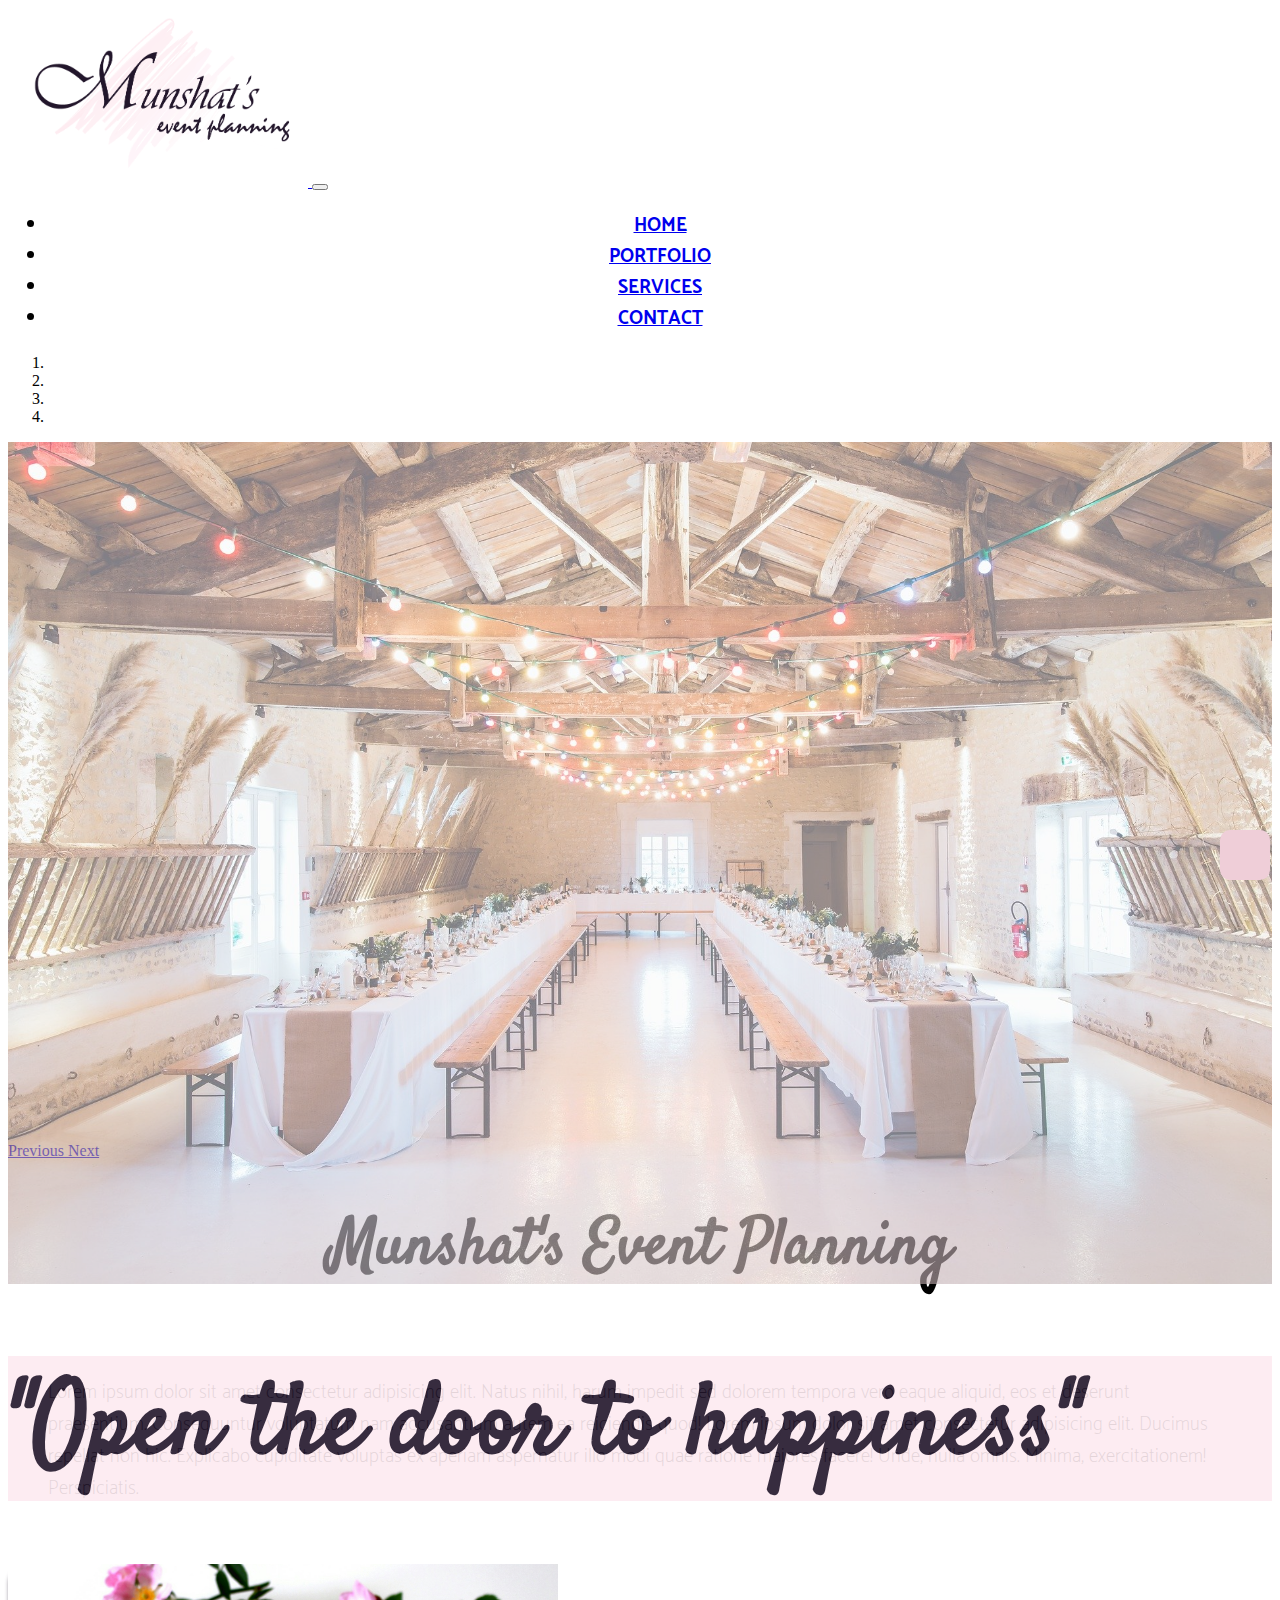
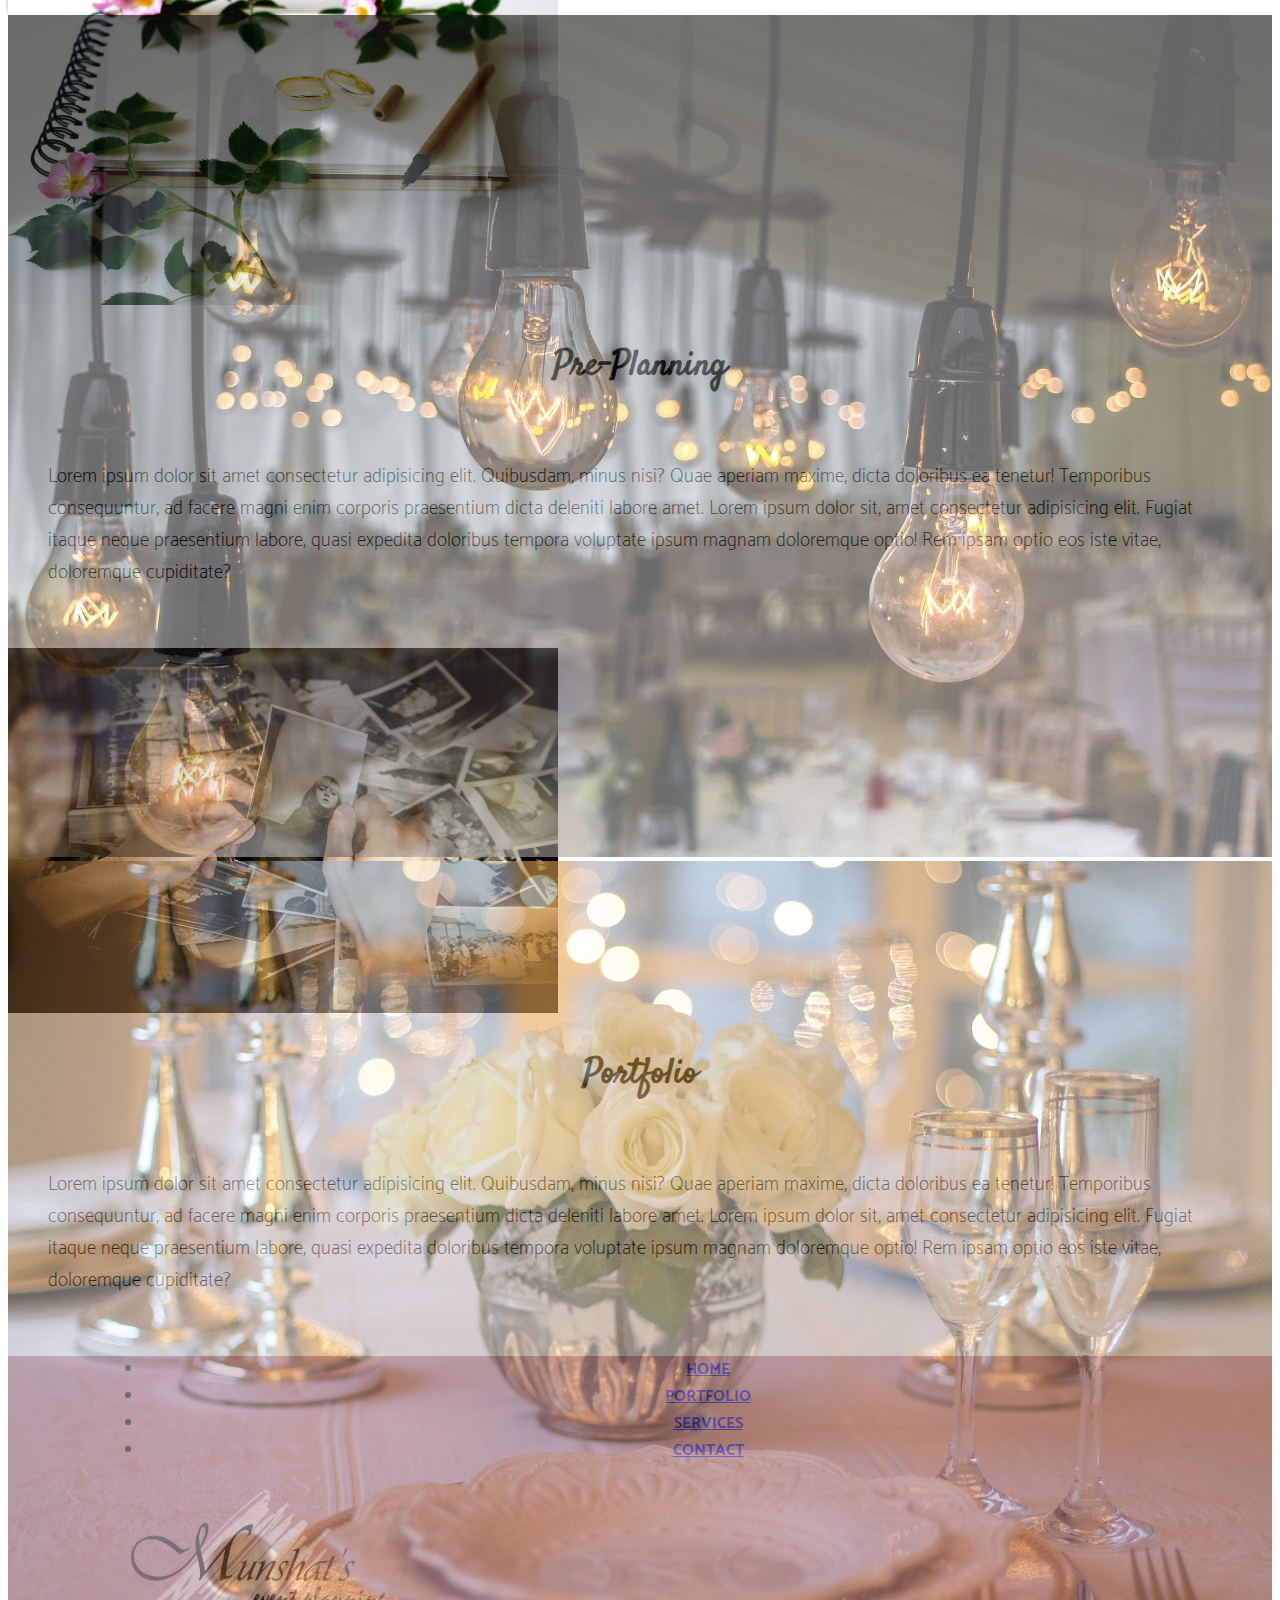
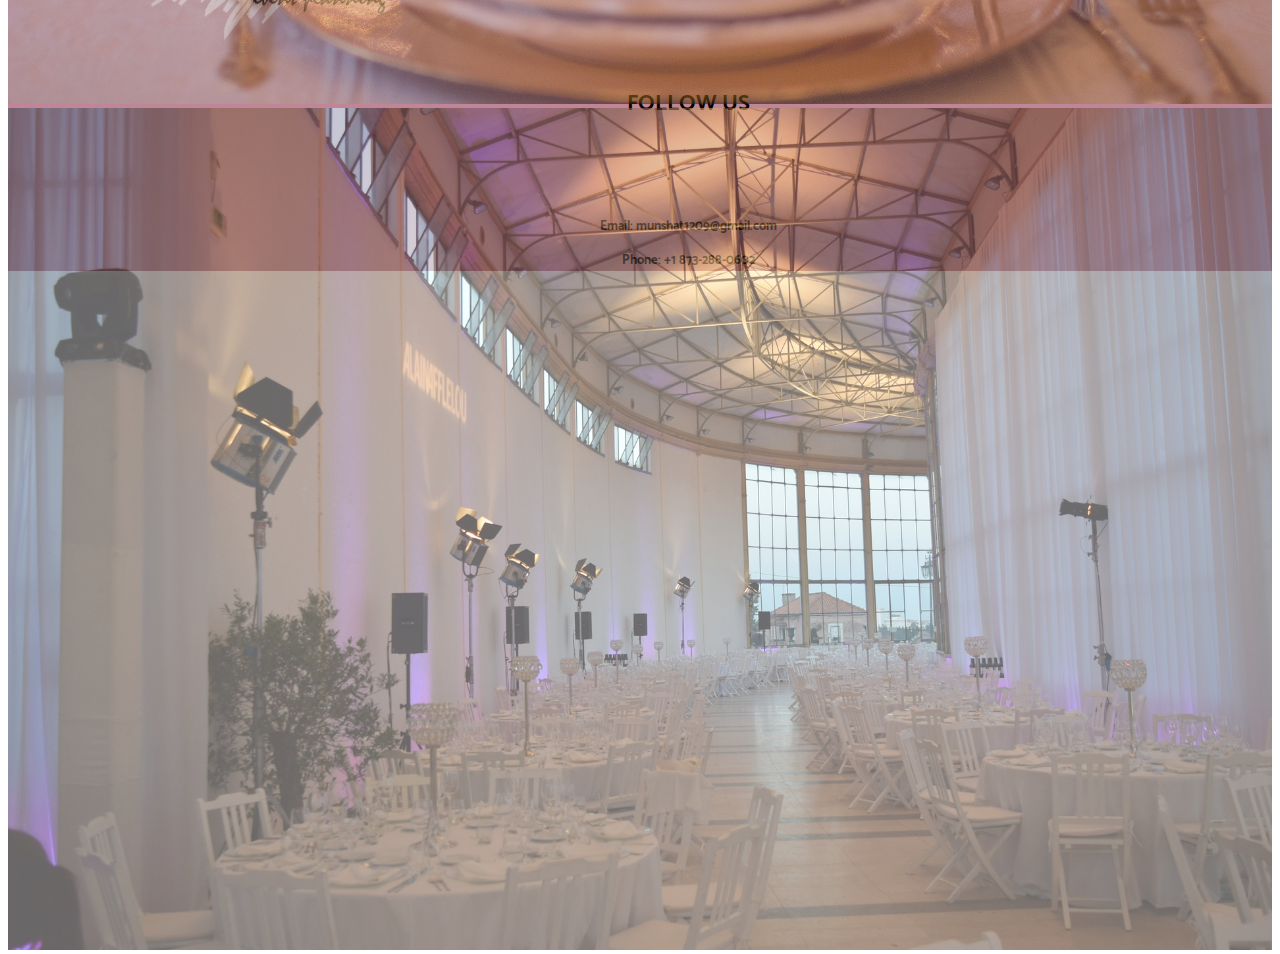
<file: index.html>
<!doctype html>
<html lang="zxx">
  <head>
    <!-- Required meta tags -->
    <meta charset="utf-8">
    <meta name="viewport" content="width=device-width, initial-scale=1, shrink-to-fit=no">
    <link rel="shortcut icon" type="images/png" href="images/favicon.png"> <!-- FAVICON IMAGE ON THE TAB-->

    <!-- Bootstrap CSS -->
    <link rel="stylesheet" href="https://stackpath.bootstrapcdn.com/bootstrap/4.1.3/css/bootstrap.min.css" integrity="sha384-MCw98/SFnGE8fJT3GXwEOngsV7Zt27NXFoaoApmYm81iuXoPkFOJwJ8ERdknLPMO" crossorigin="anonymous">
    <link rel="stylesheet" href="style.css">

    <!-- Fontawesome icons -->
    <link rel="stylesheet" href="https://use.fontawesome.com/releases/v5.7.0/css/all.css" integrity="sha384-lZN37f5QGtY3VHgisS14W3ExzMWZxybE1SJSEsQp9S+oqd12jhcu+A56Ebc1zFSJ" crossorigin="anonymous">

    <title>Munshat's event planning</title>
  </head>
  <body>
    <header class="position-relative">
        <!-- Navigation bar expands in medium screen-->
        <nav class="navbar navbar-expand-md position-absolute w-100">
            <a href="#" class="navbar-brand">
                <!--Logo of the page-->
                <img src="images/logo/logo.png" alt="Logo">
            </a>
            <!-- Ham burger button in mobile screen of Navbar -->
            <button class="navbar-toggler" type="button" data-toggle="collapse" data-target="#navbarNav">
                <span class="fas fa-bars"></span>
            </button>

            <!-- Navigation bar and its list with links-->
            <div id="navbarNav" class="collapse navbar-collapse">
                <ul class="navbar-nav ml-auto">
                    <li class="nav-item">
                        <a href="index.html" class="nav-link active text-dark">HOME</a>
                    </li>
                    <li class="nav-item">
                        <a href="portfolio.html" class="nav-link text-dark">PORTFOLIO</a>
                    </li>
                    <li class="nav-item">
                        <a href="services.html" class="nav-link text-dark">SERVICES</a>
                    </li>
                    <li class="nav-item">
                        <a href="contact.html" class="nav-link text-dark">CONTACT</a>
                    </li>
                </ul>
            </div>
        </nav>
        <!--Carousel slide used for slideshow -->
        <div id="mySlideshow" class="carousel slide" data-ride="carousel">
            <ol class="carousel-indicators">
                <li data-target="#mySlideshow" data-slide-to="0" class="active"></li>
                <li data-target="#mySlideshow" data-slide-to="1"></li>
                <li data-target="#mySlideshow" data-slide-to="2"></li>
                <li data-target="#mySlideshow" data-slide-to="3"></li>
            </ol>
            <div class="carousel-inner">
                <div class="carousel-item active">
                    <img src="images/slideshow/venue.jpg" alt="Venue">
                    <!--Carousel caption used in the first slide-->
                    <div class="carousel-caption">
                        <h1>"Open the door to happiness"</h1>
                        <button>BOOK AN APPOINTMENT</button>
                    </div>
                </div>
                <div class="carousel-item">
                    <img src="images/slideshow/light.jpg" alt="Lights">
                </div>
                <div class="carousel-item">
                    <img src="images/slideshow/table.jpg" alt="Table">
                </div>
                <div class="carousel-item">
                    <img src="images/slideshow/events.jpg" alt="Events">
                </div>
            </div>
            <!--Left and right controls of slideshow-->
            <a class="carousel-control-prev" href="#mySlideshow" data-slide="prev">
                <span class="carousel-control-prev-icon"></span>
                <span class="sr-only">Previous</span>
            </a>
            <a class="carousel-control-next" href="#mySlideshow" data-slide="next">
                <span class="carousel-control-next-icon"></span>
                <span class="sr-only">Next</span>
            </a>
        </div>
    </header>
    <!--Container containing two sections-->
    <div class="container p-2 mb-lg-5">
        <h1 class="mt-5">Munshat's Event Planning</h1>
        <p>Lorem ipsum dolor sit amet consectetur adipisicing elit. Natus nihil, harum impedit sed dolorem tempora vero eaque aliquid, eos et deserunt praesentium. Consequuntur voluptatum nam accusantium autem ea reiciendis quod! Lorem ipsum dolor sit amet consectetur adipisicing elit. Ducimus repellat non hic. Explicabo cupiditate voluptas ex aperiam aspernatur illo modi quae ratione maiores facere! Unde, nulla omnis. Minima, exercitationem! Perspiciatis.</p>
        <!--Used flex on sections only in large screen-->
        <section class="flex d-lg-flex text-center">
            <div class="flex-fill mt-lg-5">
                <img src="images/home/book.jpg" alt="Book">
            </div>
            <div class="block flex-fill">
                <h2>Pre-Planning</h2>
                <p class="text-left">Lorem ipsum dolor sit amet consectetur adipisicing elit. Quibusdam, minus nisi? Quae aperiam maxime, dicta doloribus ea tenetur! Temporibus consequuntur, ad facere magni enim corporis praesentium dicta deleniti labore amet. Lorem ipsum dolor sit, amet consectetur adipisicing elit. Fugiat itaque neque praesentium labore, quasi expedita doloribus tempora voluptate ipsum magnam doloremque optio! Rem ipsam optio eos iste vitae, doloremque cupiditate?</p>
            </div>
        </section>
        <section class="flex-row-reverse d-lg-flex text-center">
            <div class="flex-fill mt-lg-5">
                <img src="images/home/photo.jpg" alt="Photos">
            </div>
            <div class="block flex-fill">
                <h2>Portfolio</h2>
                <p class="text-left">Lorem ipsum dolor sit amet consectetur adipisicing elit. Quibusdam, minus nisi? Quae aperiam maxime, dicta doloribus ea tenetur! Temporibus consequuntur, ad facere magni enim corporis praesentium dicta deleniti labore amet. Lorem ipsum dolor sit, amet consectetur adipisicing elit. Fugiat itaque neque praesentium labore, quasi expedita doloribus tempora voluptate ipsum magnam doloremque optio! Rem ipsam optio eos iste vitae, doloremque cupiditate?</p>
            </div>
        </section>
    </div>
    <footer>
        <div class="row mr-0">
            <!--Footer nav links appear from medium screen-->
            <div class="col-md-3">
                <nav>
                    <ul class="navbar-nav ml-5 mt-3 text-left">
                        <li class="nav-item">
                            <a href="index.html" class="nav-link active text-dark">HOME</a>
                        </li>
                        <li class="nav-item">
                            <a href="portfolio.html" class="nav-link text-dark">PORTFOLIO</a>
                        </li>
                        <li class="nav-item">
                            <a href="services.html" class="nav-link text-dark">SERVICES</a>
                        </li>
                        <li class="nav-item">
                            <a href="contact.html" class="nav-link text-dark">CONTACT</a>
                        </li>
                    </ul>
                </nav>
            </div>
            <!--Logo repeated in footer-->
            <div class="col-md-5 text-center">
                <div class="f-logo">
                    <img src="images/logo/logo.png" alt="Logo">
                </div>
            </div>
            <!--Social media icons-->
            <div class="col-md-4 p-3">
                <h3>FOLLOW US</h3>
                <div class="media-tags">
                    <i class="fab fa-facebook-square"></i>
                    <i class="fab fa-instagram"></i>
                    <i class="fab fa-twitter-square"></i>
                    <i class="fab fa-youtube"></i>
                </div>
                <!--Contact details appear from medium screen-->
                <div class="details">
                    <p>Email: munshat1209@gmail.com</p>
                    <p>Phone: +1 873-288-0602</p>
                </div>
            </div>
        </div>
    </footer>
    <!--Back to top button with an icon-->
    <div class="top-btn">
        <a class="top" href="#"><i class="fas fa-chevron-up"></i></a>
    </div>
    
    <!-- Optional JavaScript -->
    <!-- jQuery first, then Popper.js, then Bootstrap JS -->
    <script src="https://code.jquery.com/jquery-3.3.1.slim.min.js" integrity="sha384-q8i/X+965DzO0rT7abK41JStQIAqVgRVzpbzo5smXKp4YfRvH+8abtTE1Pi6jizo" crossorigin="anonymous"></script>
    <script src="https://cdnjs.cloudflare.com/ajax/libs/popper.js/1.14.3/umd/popper.min.js" integrity="sha384-ZMP7rVo3mIykV+2+9J3UJ46jBk0WLaUAdn689aCwoqbBJiSnjAK/l8WvCWPIPm49" crossorigin="anonymous"></script>
    <script src="https://stackpath.bootstrapcdn.com/bootstrap/4.1.3/js/bootstrap.min.js" integrity="sha384-ChfqqxuZUCnJSK3+MXmPNIyE6ZbWh2IMqE241rYiqJxyMiZ6OW/JmZQ5stwEULTy" crossorigin="anonymous"></script>
  </body>
</html>
</file>
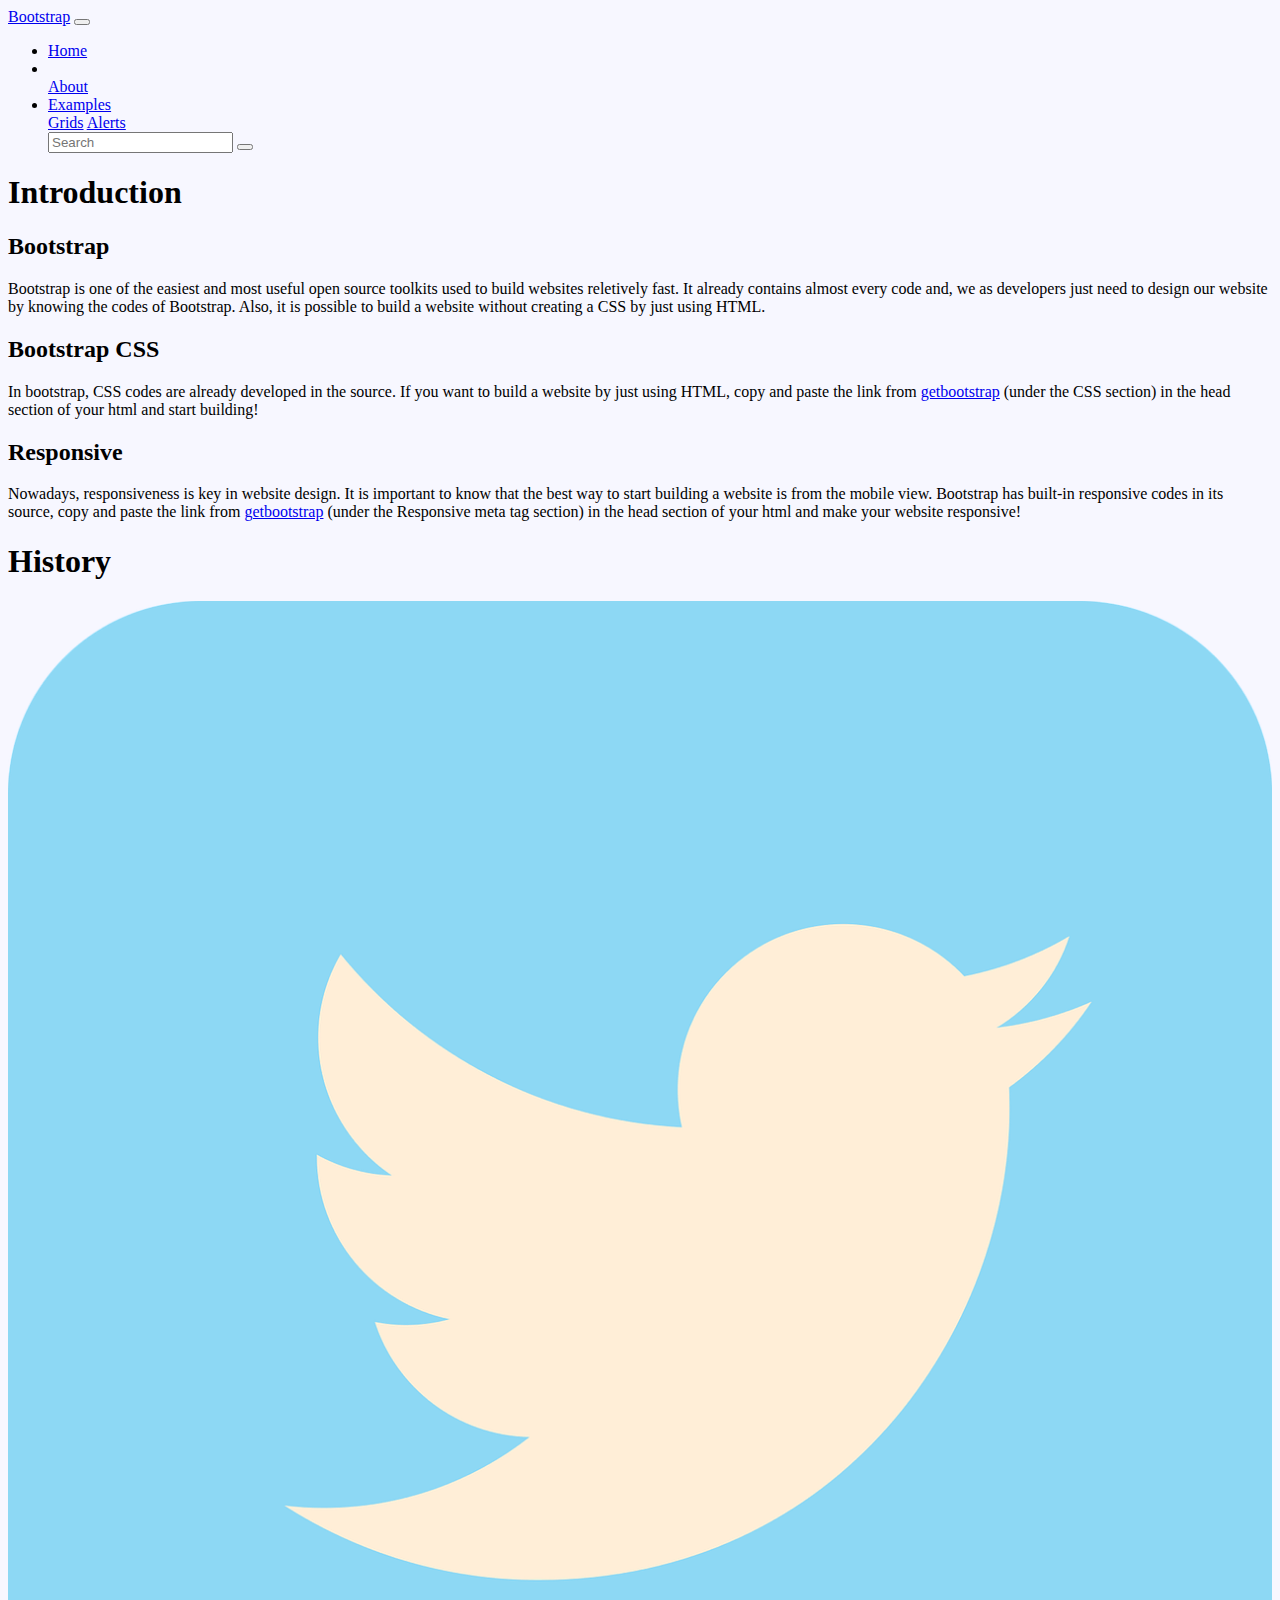
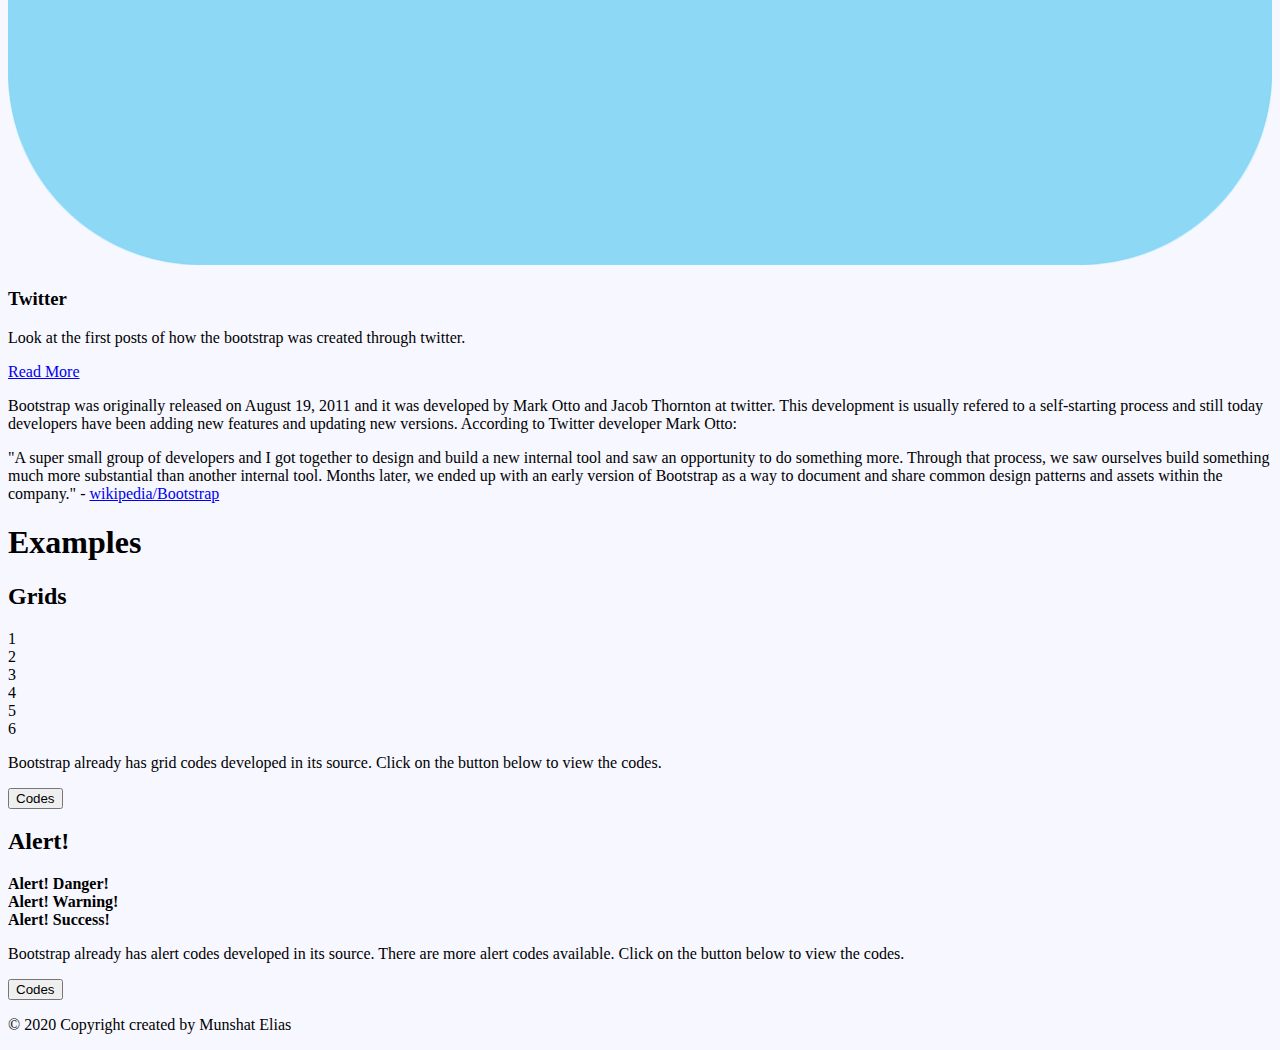
<file: bootstrap-this/index.html>
<!doctype html>
<html lang="en">
  <head>
    <!-- Required meta tags -->
    <meta charset="utf-8">
    <meta name="viewport" content="width=device-width, initial-scale=1, shrink-to-fit=no">
    
    <!-- Bootstrap CSS -->
    <link rel="stylesheet" href="https://stackpath.bootstrapcdn.com/bootstrap/4.5.0/css/bootstrap.min.css" integrity="sha384-9aIt2nRpC12Uk9gS9baDl411NQApFmC26EwAOH8WgZl5MYYxFfc+NcPb1dKGj7Sk" crossorigin="anonymous">

    <!-- Fontawesome icons -->
    <link rel="stylesheet" href="https://use.fontawesome.com/releases/v5.7.0/css/all.css" integrity="sha384-lZN37f5QGtY3VHgisS14W3ExzMWZxybE1SJSEsQp9S+oqd12jhcu+A56Ebc1zFSJ" crossorigin="anonymous">

    <title>Bootstrap This!</title>
  </head>
  <!-- Used style for body to have specific background color -->
  <body style="background-color: #f7f7ff">
    <header>
        <!-- Navigation bar expands in medium screen -->
        <nav class="navbar navbar-expand-md navbar-light bg-dark fixed-top justify-content-between">
            <a href="#" class="navbar-brand text-white mr-auto font-weight-bold">Bootstrap</a>
            <!-- Ham burger button in mobile view of Navbar -->
            <button class="navbar-toggler bg-info" type="button" data-toggle="collapse" data-target="#navbarNav">
                <span class="navbar-toggler-icon" ></span>
            </button>
            
            <!-- Navigation bar and its list with links-->
            <div id="navbarNav" class="collapse navbar-collapse">
                <ul class="navbar-nav ml-auto">
                    <li class="nav-item">
                        <a href="#home" class="nav-link text-info">Home</a>
                    </li>
                    <li class="nav-item"></li>
                        <a href="#about" class="nav-link text-info">About</a>
                    </li>
                    <!-- Dropdown menu used in example link -->
                    <li class="nav-item dropdown">
                        <a class="nav-link dropdown-toggle text-info" href="#" id="navbarDropdown" role="button" data-toggle="dropdown" aria-haspopup="true" aria-expanded="false">
                          Examples
                        </a>
                        <div class="dropdown-menu bg-dark" aria-labelledby="navbarDropdown">
                          <a class="dropdown-item text-info" href="#grids">Grids</a>
                          <a class="dropdown-item text-info" href="#alerts">Alerts</a>
                        </div>
                      </li>
                    <!-- Search engine with its search button-->
                    <form class="form-inline">
                        <input class="form-control " type="search" placeholder="Search">
                        <button type="button" class="btn btn-info my-2 ml-2">
                            <span class="fas fa-search"></span> 
                        </button>
                    </form>
                </ul>
            </div>
        </nav>
    </header>

    <div class="container p-4">
        <!-- Introduction of Bootstrap -->
        <div class="row">
            <div class="col">
                <h1 class="text-info pt-5 home" id="home">Introduction</h1>
            </div>
        </div>
        <div class="row">
            <div class="col-md-4" >
                <h2 class="text-dark mt-4">Bootstrap</h2>
                <p class="text-dark mt-3">Bootstrap is one of the easiest and most useful open source toolkits used to build websites reletively fast. It already contains almost every code and, we as developers just need to design our website by knowing the codes of Bootstrap. Also, it is possible to build a website without creating a CSS by just using HTML.</p>
            </div>
            <div class="col-md-4">
                <h2 class="text-dark mt-4">Bootstrap CSS</h2>
                <p class="text-dark mt-3">In bootstrap, CSS codes are already developed in the source. If you want to build a website by just using HTML, copy and paste the link from <a href="https://getbootstrap.com/">getbootstrap</a> (under the CSS section) in the head section of your html and start building!</p>
            </div>
            <div class="col-md-4">
                <h2 class="text-dark mt-4">Responsive</h2>
                <p class="text-dark mt-3">Nowadays, responsiveness is key in website design. It is important to know that the best way to start building a website is from the mobile view. Bootstrap has built-in responsive codes in its source, copy and paste the link from <a href="https://getbootstrap.com/">getbootstrap</a> (under the Responsive meta tag section) in the head section of your html and make your website responsive!</p>
            </div>
        </div>

        <!-- History of how bootstrap was created -->
        <h1 class="text-info mt-5 about" id="about">History</h1>
        <!-- Used flex for card and texts to be beside in medium screen -->
        <div class="flex d-md-flex">
            <div class="card mt-4" style="width:350px flex-fill">
                <img class="card-img-top" src="twitter.png" alt="Card image" style="width:100%">
                <div class="card-body">
                    <h3 class="card-title text-dark">Twitter</h3>
                    <p class="card-text text-dark">Look at the first posts of how the bootstrap was created through twitter.</p>
                    <a href="#" class="btn btn-info">Read More</a>
                </div>
            </div>
            
            <div class="block flex-fill mt-md-5 ml-md-5">
                <p class="text-dark mt-3">Bootstrap was originally released on August 19, 2011 and it was developed by Mark Otto and Jacob Thornton at twitter. This development is usually refered to a self-starting process and still today developers have been adding new features and updating new versions. According to Twitter developer Mark Otto:</p>
                <!-- Used jumbotron for quotation -->
                <div class="jumbotron">
                    <p class="text-info text-monospace mt-3 font-weight-bold">"A super small group of developers and I got together to design and build a new internal tool and saw an opportunity to do something more. Through that process, we saw ourselves build something much more substantial than another internal tool. Months later, we ended up with an early version of Bootstrap as a way to document and share common design patterns and assets within the company." - <a href="https://en.wikipedia.org/wiki/Bootstrap_(front-end_framework)">wikipedia/Bootstrap</a></p>
                </div>
            </div>
        </div>

        <!-- Example section of bootstrap-->
        <h1 class="text-info mt-md-5 grids" id="grids">Examples</h1>
        <!-- Used grid to show a bootstrap example-->
        <h2 class="text-dark mt-4">Grids</h2>
        <div class="row p-3">
            <div class="col-5 bg-info text-center text-white font-weight-bold p-4">1</div>
            <div class="col-3 bg-info text-center text-white font-weight-bold p-4 ml-2">2</div>
            <div class="col-3 bg-info text-center text-white font-weight-bold p-4 ml-2">3</div>
            <div class="col-3 bg-info text-center text-white font-weight-bold p-4 mt-2">4</div>
            <div class="col-5 bg-info text-center text-white font-weight-bold p-4 ml-2 mt-2">5</div>
            <div class="col-3 bg-info text-center text-white font-weight-bold p-4 ml-2 mt-2">6</div>
        </div>
        <p class="card-text text-dark">Bootstrap already has grid codes developed in its source. Click on the button below to view the codes.</p>
        <button type="button" class="btn btn-dark">Codes</button>

        <!-- Used alert to show aleart example -->
        <h2 class="text-dark mt-4 alerts" id="alerts">Alert!</h2>
        <div class="alert alert-danger mt-4">
            <strong>Alert! Danger!</strong>
        </div>
        <div class="alert alert-warning">
            <strong>Alert! Warning!</strong>
        </div>
        <div class="alert alert-success">
            <strong>Alert! Success!</strong>
        </div>
        <p class="card-text text-dark">Bootstrap already has alert codes developed in its source. There are more alert codes available. Click on the button below to view the codes.</p>
        <button type="button" class="btn btn-dark">Codes</button>
    </div>

    <!-- Back to top button -->
    <a id="back-to-top" href="#" class="btn btn-info back-to-top float-right" role="button">
        <span class="fas fa-angle-double-up"></span>
    </a>

    <!-- Footer and the copyright -->
    <footer class="page-footer bg-dark">
        <p class="footer-copyright text-center text-white p-3">&copy; 2020 Copyright created by Munshat Elias</p>
    </footer>

    <!-- Optional JavaScript -->
    <!-- jQuery first, then Popper.js, then Bootstrap JS -->
    <script src="https://code.jquery.com/jquery-3.5.1.slim.min.js" integrity="sha384-DfXdz2htPH0lsSSs5nCTpuj/zy4C+OGpamoFVy38MVBnE+IbbVYUew+OrCXaRkfj" crossorigin="anonymous"></script>
    <script src="https://cdn.jsdelivr.net/npm/popper.js@1.16.0/dist/umd/popper.min.js" integrity="sha384-Q6E9RHvbIyZFJoft+2mJbHaEWldlvI9IOYy5n3zV9zzTtmI3UksdQRVvoxMfooAo" crossorigin="anonymous"></script>
    <script src="https://stackpath.bootstrapcdn.com/bootstrap/4.5.0/js/bootstrap.min.js" integrity="sha384-OgVRvuATP1z7JjHLkuOU7Xw704+h835Lr+6QL9UvYjZE3Ipu6Tp75j7Bh/kR0JKI" crossorigin="anonymous"></script>
  </body>
</html>
</file>
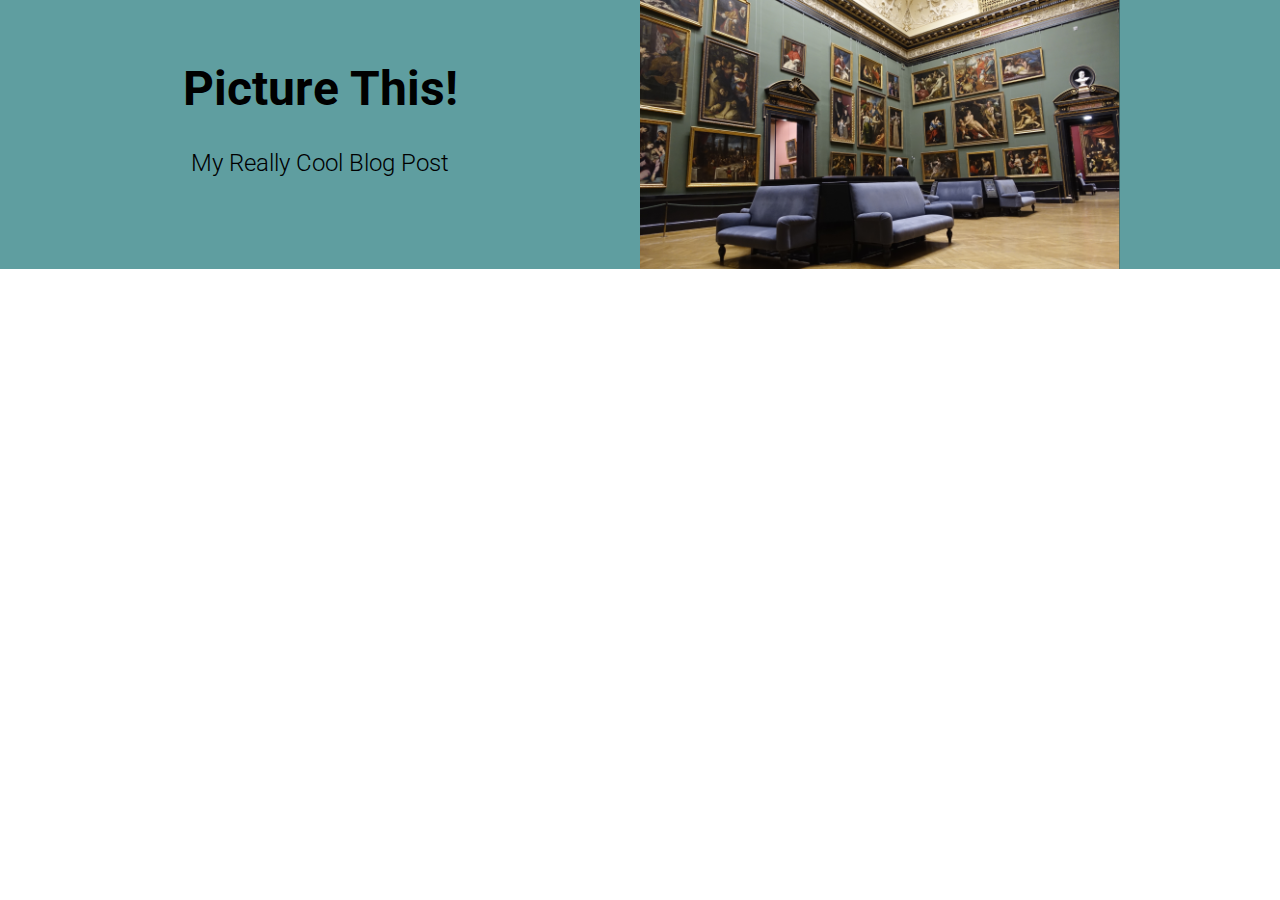
<file: mtm6201-picture-this-master/index.html>
<!DOCTYPE html>
<html lang="en">

<head>
  <meta charset="UTF-8">
  <meta name="viewport" content="width=device-width, initial-scale=1.0">
  <meta http-equiv="X-UA-Compatible" content="ie=edge">
  <title>Picture This!</title>
  <link rel="stylesheet" href="style.css">
</head>

<body>
  <header class="header">
    <div class="title">
      <h1>Picture This!</h1>
      <h4>My Really Cool Blog Post</h4>
    </div>
    <picture>
      <source secset="images/museum-320_x_180.jpg,
        images/museum-640_x_360.jpg 2x,
        images/museum-960_x_540.jpg 3x, media=" media="(max-width:320px)">
      <source secset="images/museum-480_x_269.jpg,
        images/museum-960_x_540.jpg 2x,
        images/museum-1440_x_810.jpg 3x, media=" media="(max-width:480px)">
      <source secset="images/museum-720_x_405.jpg,
        images/museum-1440_x_810.jpg 2x,
        images/museum-2160_x_1215.jpg 3x, media=" media="(max-width:720px)">
      <source secset="images/museum-960_x_540.jpg,
        images/museum-1920_x_1080.jpg 2x,
        images/museum-2880_x_1621.jpg 3x, media=" media="(max-width: 960px)">

      <source secset="images/museum-800_x_800.jpg,
        images/museum-1600_x_1600.jpg 2x,
        images/museum-2400_x_2400.jpg 3x, media=" media="(max-width:1600px)">
      <source secset="images/museum-640_x_640.jpg,
        images/museum-1280_x_1280.jpg 2x,
        images/museum-1920_x_1920.jpg 3x, media=" media="(max-width:1280px)">
      <source secset="images/museum-480_x_480.jpg,
        images/museum-960_x_960.jpg 2x,
        images/museum-1440_x_1440.jpg 3x, media=" media="(max-width:960px)">
      <img src="images/museum-480_x_269.jpg" alt="placeholder">
    </picture>
    
    <!-- <img 
      src="images/museum.jpg" alt="placeholder"
      srcset="https://via.placeholder.com/320x180 320w,
              https://via.placeholder.com/480x269 480w,
              https://via.placeholder.com/720x405 720w,
              https://via.placeholder.com/960x520 960w,"
      sizes="(min-width: 960px) 50vw, 100vw"> 


  </header>
</body>

</html>
</file>
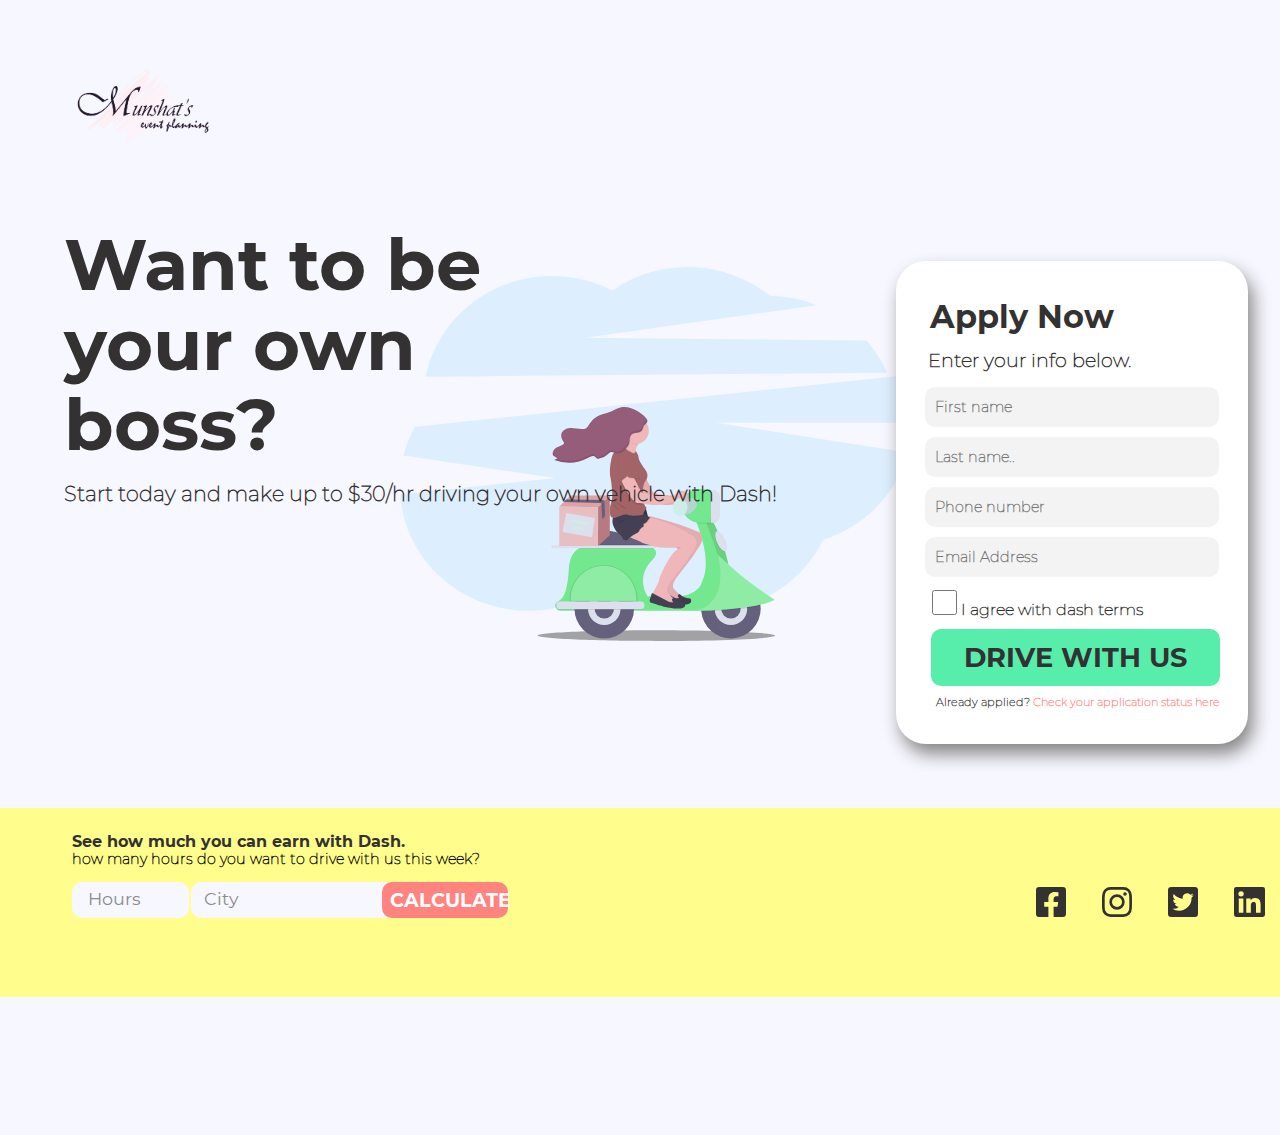
<file: munshatelias-mtm6201-landing-page/index.html>
<!DOCTYPE html>
<html lang="en">
<head>
    <meta charset="UTF-8">
    <meta name="viewport" content="width=device-width, initial-scale=1.0">
    <title>Landing Page</title>
    <link rel="shortcut icon" type="images/icon" href="images/favicon.ico"> <!--Added an icon on the tab-->
    <link rel="stylesheet" href="normalize.css">
    <link rel="stylesheet" href="style.css">
</head>
<body>
    <div class="wrapper"> 
        <header>
            <!-- The logo image added on the top of the page and the headings-->
            <div class="logo">
                <img src="/images/logo/logo.png" alt="DLogo">

                <h1>Want to be your own boss?</h1>

                <h2>Start today and make up to $30/hr driving your own vehicle with Dash!</h2>
            </div>
        </header>
        <!--The image of the scooter was added in the page-->
        <div class="picture">
            <img src="/images/bg-image/scooter.svg" alt="Scooter Illustrator">
        </div>
        <!--Created a form using flexbox and input for inputting texts in the boxes-->
        <div class="form">
                <h1>Apply Now</h1>
                <h3>Enter your info below.</h3>
            <div class="boxes">
                <div class="box">
                    <input type="text" name="box" placeholder="First name">
                </div>
                <div class="box">
                    <input type="text" name="box" placeholder="Last name..">
                </div>
                <div class="box">
                    <input type="text" name="box" placeholder="Phone number">
                </div>
                <div class="box">
                    <input type="text" name="box" placeholder="Email Address">
                </div>
                <!--A checkbox along with a sentence-->
                <div>
                    <input type="checkbox" class="agree" value="agreement"> I agree with dash terms
                </div>
                <!--A button with a few words on it-->
                <div>
                    <button type="button">DRIVE WITH US</button>
                </div>
                <!--A statement after filling the form-->
                <div class="statement">
                    <p class="question">Already applied? <span class="answer">Check your application status here</span></p>
                </div>
            </div>
        </div>
    </div>
    <footer>
        <!--Headings of the footer-->
        <h1>See how much you can earn with Dash.</h1>
        <h3>how many hours do you want to drive with us this week?</h3>
        <!--Created a footer form by using grid-->
            <div class="blocks">
                <div class="block">Hours</div>
                <div class="block">City</div>
                <div class="block">CALCULATE</div>
            </div>
            <!--Added social media icons at the end of the-->
            <div class="media-tags">
                <img src="images/icons/facebook.svg" alt="Facebook">
                <img src="images/icons/instagram.svg" alt="Instagram">
                <img src="images/icons/twitter.svg" alt="Twitter">
                <img src="images/icons/linkedin.svg" alt="Linkedin">
            </div>
    </footer>
</body>
</html>
</file>
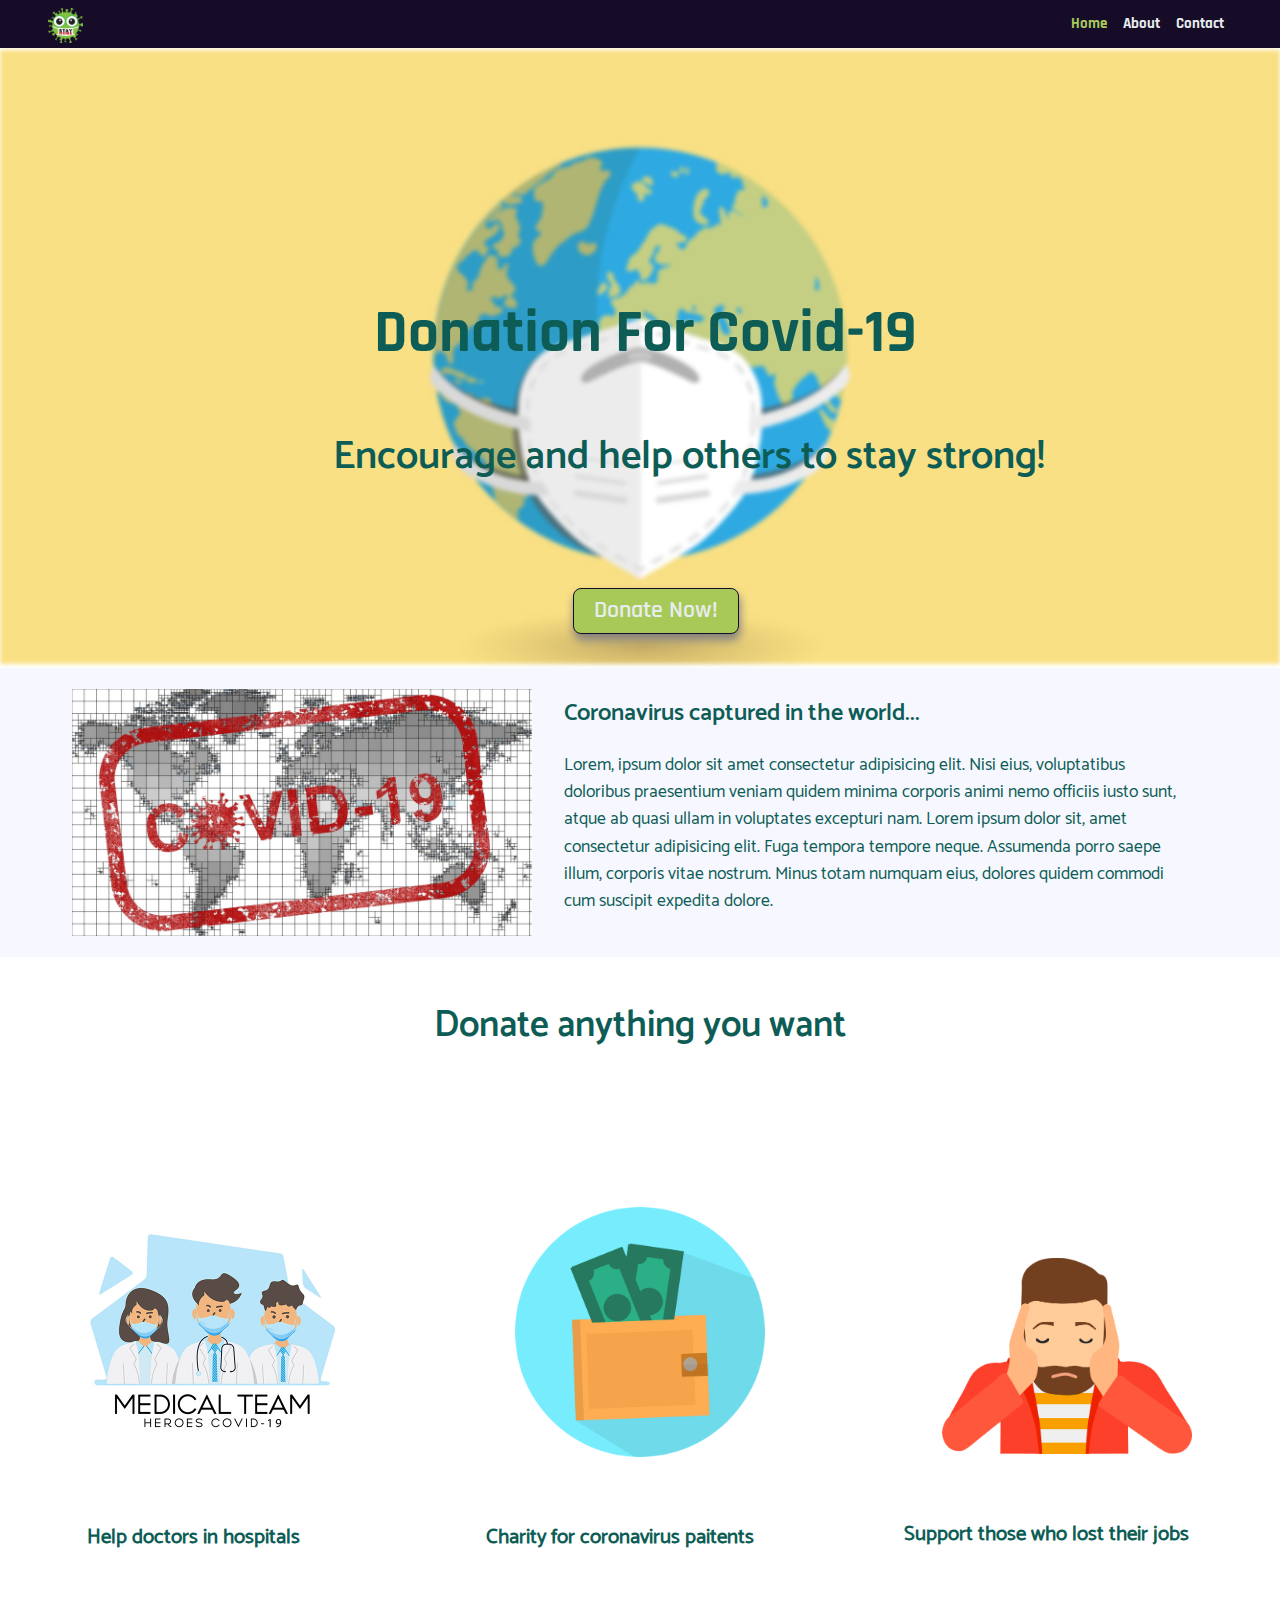
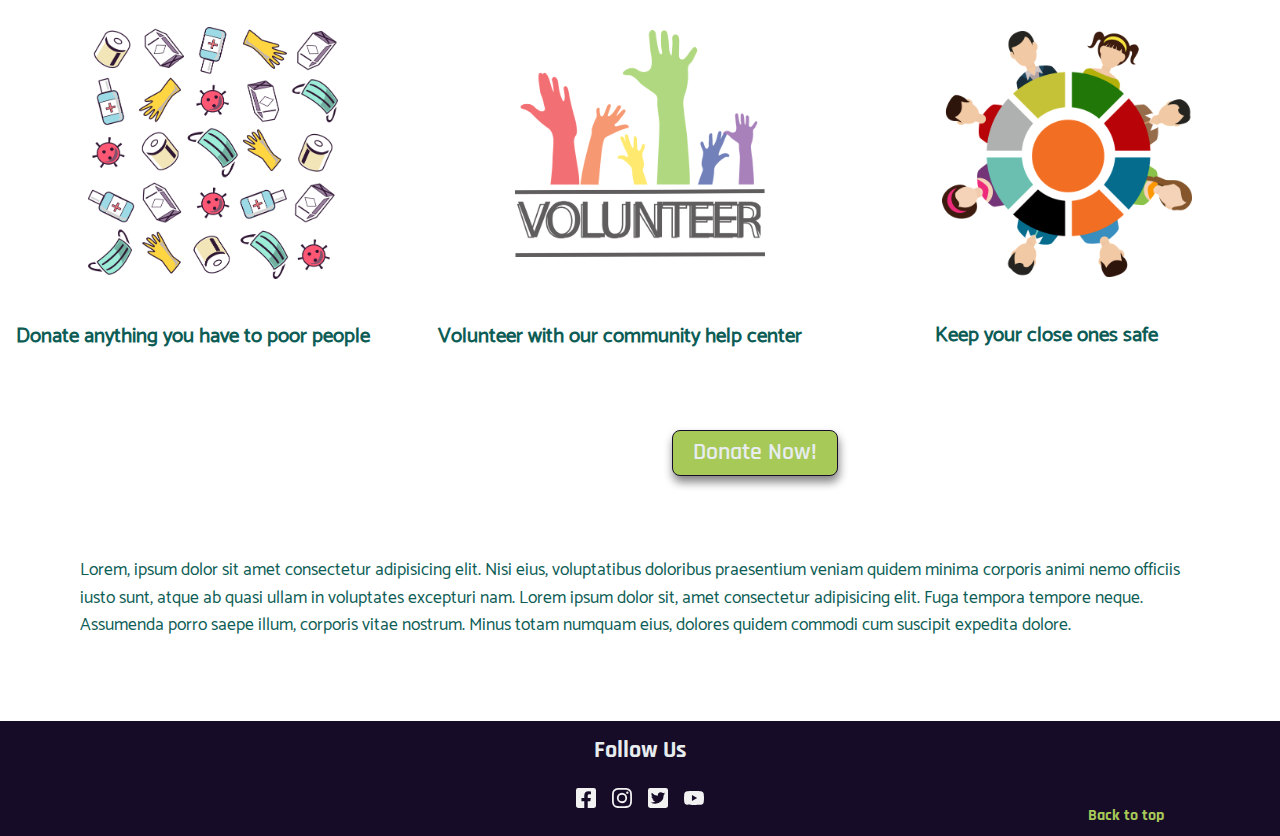
<file: prototype/index.html>
<!DOCTYPE html>
<html lang="zxx">
<head>
    <meta charset="UTF-8">
    <meta name="viewport" content="width=device-width, initial-scale=1.0">
    <title>Donation For Covid-19</title>
    <link rel="shortcut icon" type="images/png" href="images/favicon.png"> <!-- FAVICON IMAGE ON THE TAB-->
    <link rel="stylesheet" href="normalize.css">
    <link rel="stylesheet" href="style.css">
</head>
<body>
    <header>
        <!-- BACK TO TOP LINK -->
        <a id="top"></a>
        <!-- STAY HOME LOGO IMAGE -->
        <div class="logo">
            <img src="images/logo/logo.png" alt="Stay Home">
        </div>
        <!-- THREE NAVIGATION BAR WITH A 'CURRENT-PAGE' LINK-->
        <nav>
            <ul>
                <li><a class="current-page" href="index.html">Home</a></li>
                <li><a href="about.html">About</a></li>
                <li><a href="contact.html">Contact</a></li>
            </ul>
        </nav>
    </header>
    <div class="wrapper">
        <!-- BACKGROUND IMAGE OF EARTH WITH HEADINGS AND BUTTON-->
        <div class="bg-picture">
            <img src="images/home/earth.jpg" alt="Earth">
            <div class="heading-1">Donation For Covid-19</div>
            <div class="heading-2">Encourage and help others to stay strong!</div>
            <button class="button">Donate Now!</button>
        </div> 
        <!-- COVID-19 IMAGE AND THE TITLE AND PARAGRAPH-->
        <div class="covid-19">
            <img src="images/home/covid-19.jpg" alt="Covidvirus">
            <div>
                <h1>Coronavirus captured in the world...</h1>
                <p>Lorem, ipsum dolor sit amet consectetur adipisicing elit. Nisi eius, voluptatibus doloribus praesentium veniam quidem minima corporis animi nemo officiis iusto sunt, atque ab quasi ullam in voluptates excepturi nam. Lorem ipsum dolor sit, amet consectetur adipisicing elit. Fuga tempora tempore neque. Assumenda porro saepe illum, corporis vitae nostrum. Minus totam numquam eius, dolores quidem commodi cum suscipit expedita dolore.</p>
            </div>
        </div>
    </div>
    <div class="container">
        <!--hEADING OF THE CONTAINER SECTION-->
        <h1>Donate anything you want</h1>
        <!-- DIFFERENT IMAGES WITH IT'S TITLE UNDERNEATH -->
        <div class="items">
            <div class="column">
                <img src="images/home/medical.jpg" alt="Doctors">
                <h3>Help doctors in hospitals</h3>
            </div>
            <div class="column">
                <img src="images/home/wallet.png" alt="Money">
                <h3>Charity for coronavirus paitents</h3>
            </div>
            <div class="column">
                <img src="images/home/man.png" alt="Sad man>">
                <h3>Support those who lost their jobs</h3>
            </div>
            <div class="column">
                <img src="images/home/safety-things.png" alt="Things">
                <h3>Donate anything you have to poor people</h3>
            </div>
            <div class="column">
                <img src="images/home/volunteer.png" alt="Volunteer">
                <h3>Volunteer with our community help center</h3>
            </div>
            <div class="column">
                <img src="images/home/people.png" alt="People">
                <h3>Keep your close ones safe</h3>
            </div>
        </div>
        <!--SAME BUTTON USED FROM 'WRAPPER' SECTION-->
        <div class="btn">
            <button class="button">Donate Now!</button>
            <p>Lorem, ipsum dolor sit amet consectetur adipisicing elit. Nisi eius, voluptatibus doloribus praesentium veniam quidem minima corporis animi nemo officiis iusto sunt, atque ab quasi ullam in voluptates excepturi nam. Lorem ipsum dolor sit, amet consectetur adipisicing elit. Fuga tempora tempore neque. Assumenda porro saepe illum, corporis vitae nostrum. Minus totam numquam eius, dolores quidem commodi cum suscipit expedita dolore.</p>
        </div>
    </div>
    <footer>
        <!-- FOOTER HEADING AND FOUR SOCIAL MEDIA TAGS-->
        <h1>Follow Us</h1>
        <div class="media-tags">
            <img src="images/icons/facebook.svg" alt="Facebook">
            <img src="images/icons/instagram.svg" alt="Instagram">
            <img src="images/icons/twitter.svg" alt="Twitter">
            <img src="images/icons/youtube.svg" alt="Linkedin">
        </div>
        <!--'BACK TO TOP' CLICKABLE LINK WILL -->
            <a href="#top">Back to top</a>
    </footer>
</body>
</html>
</file>
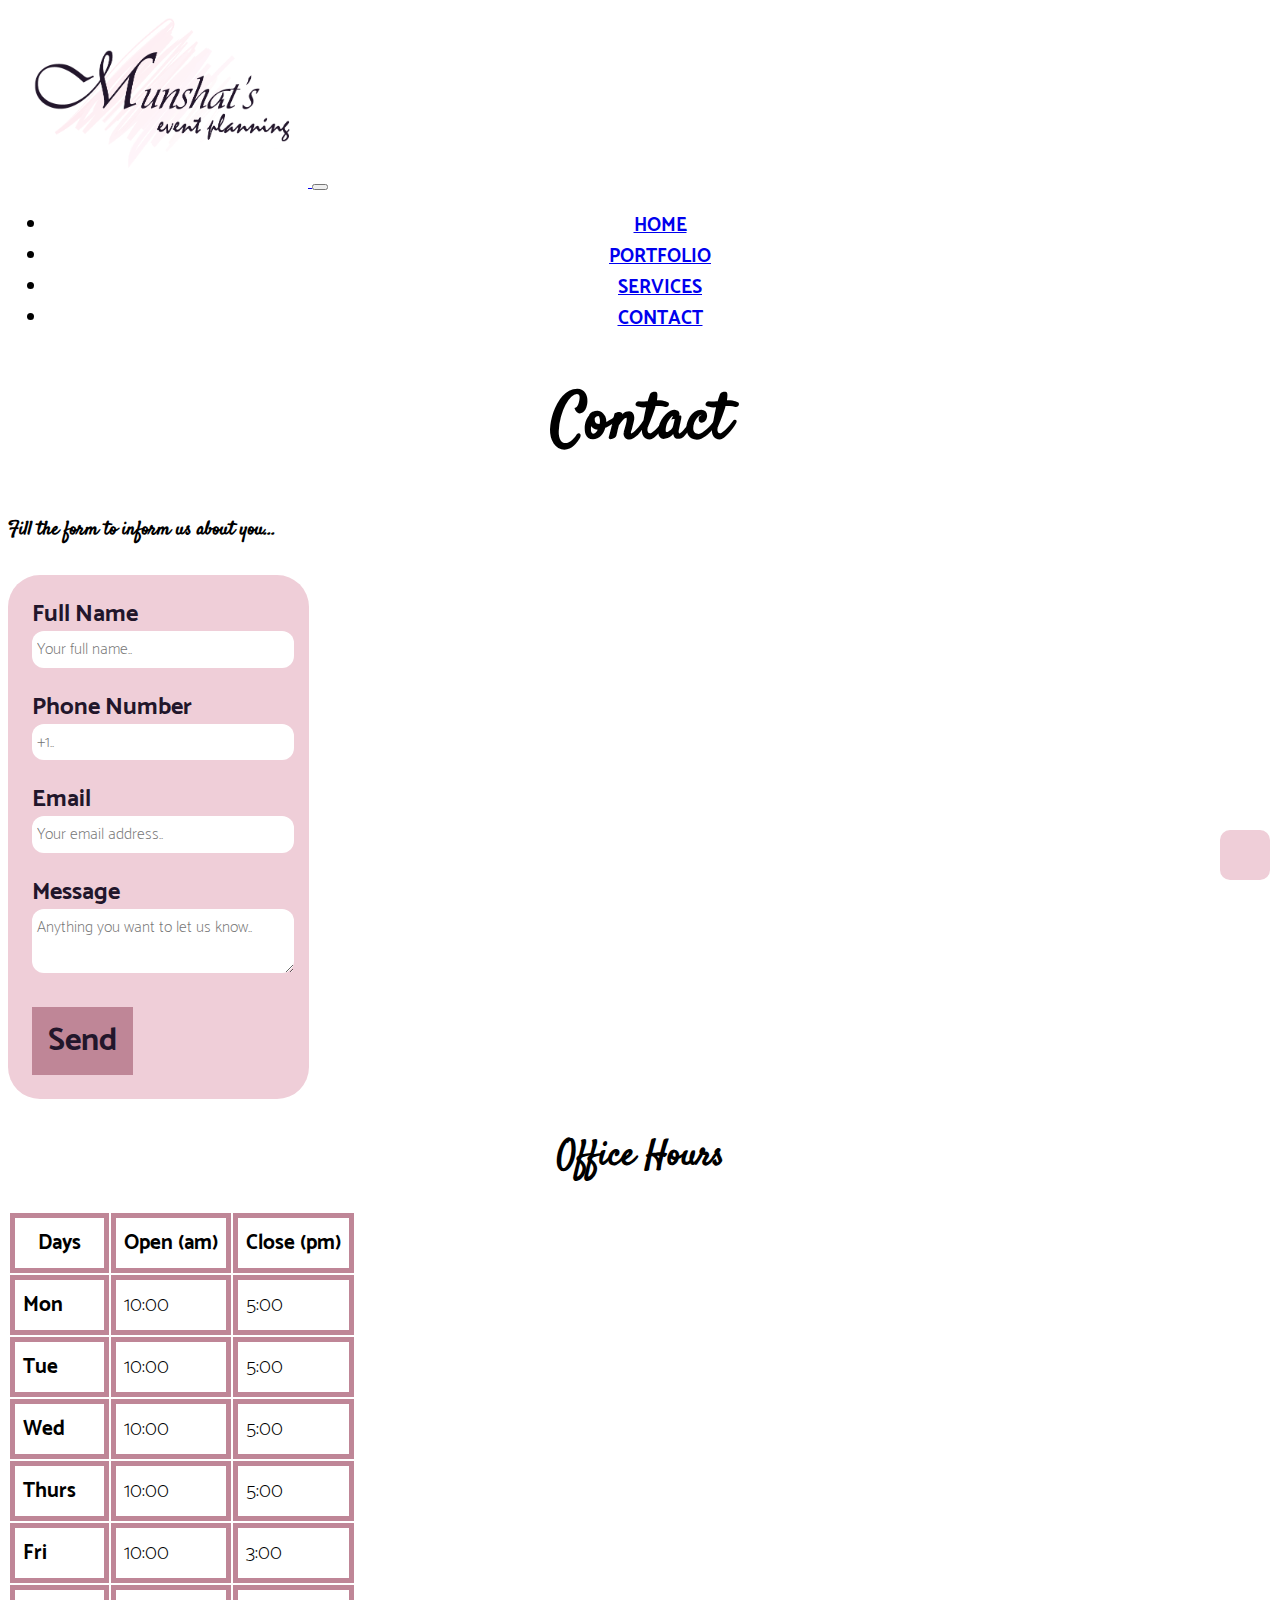
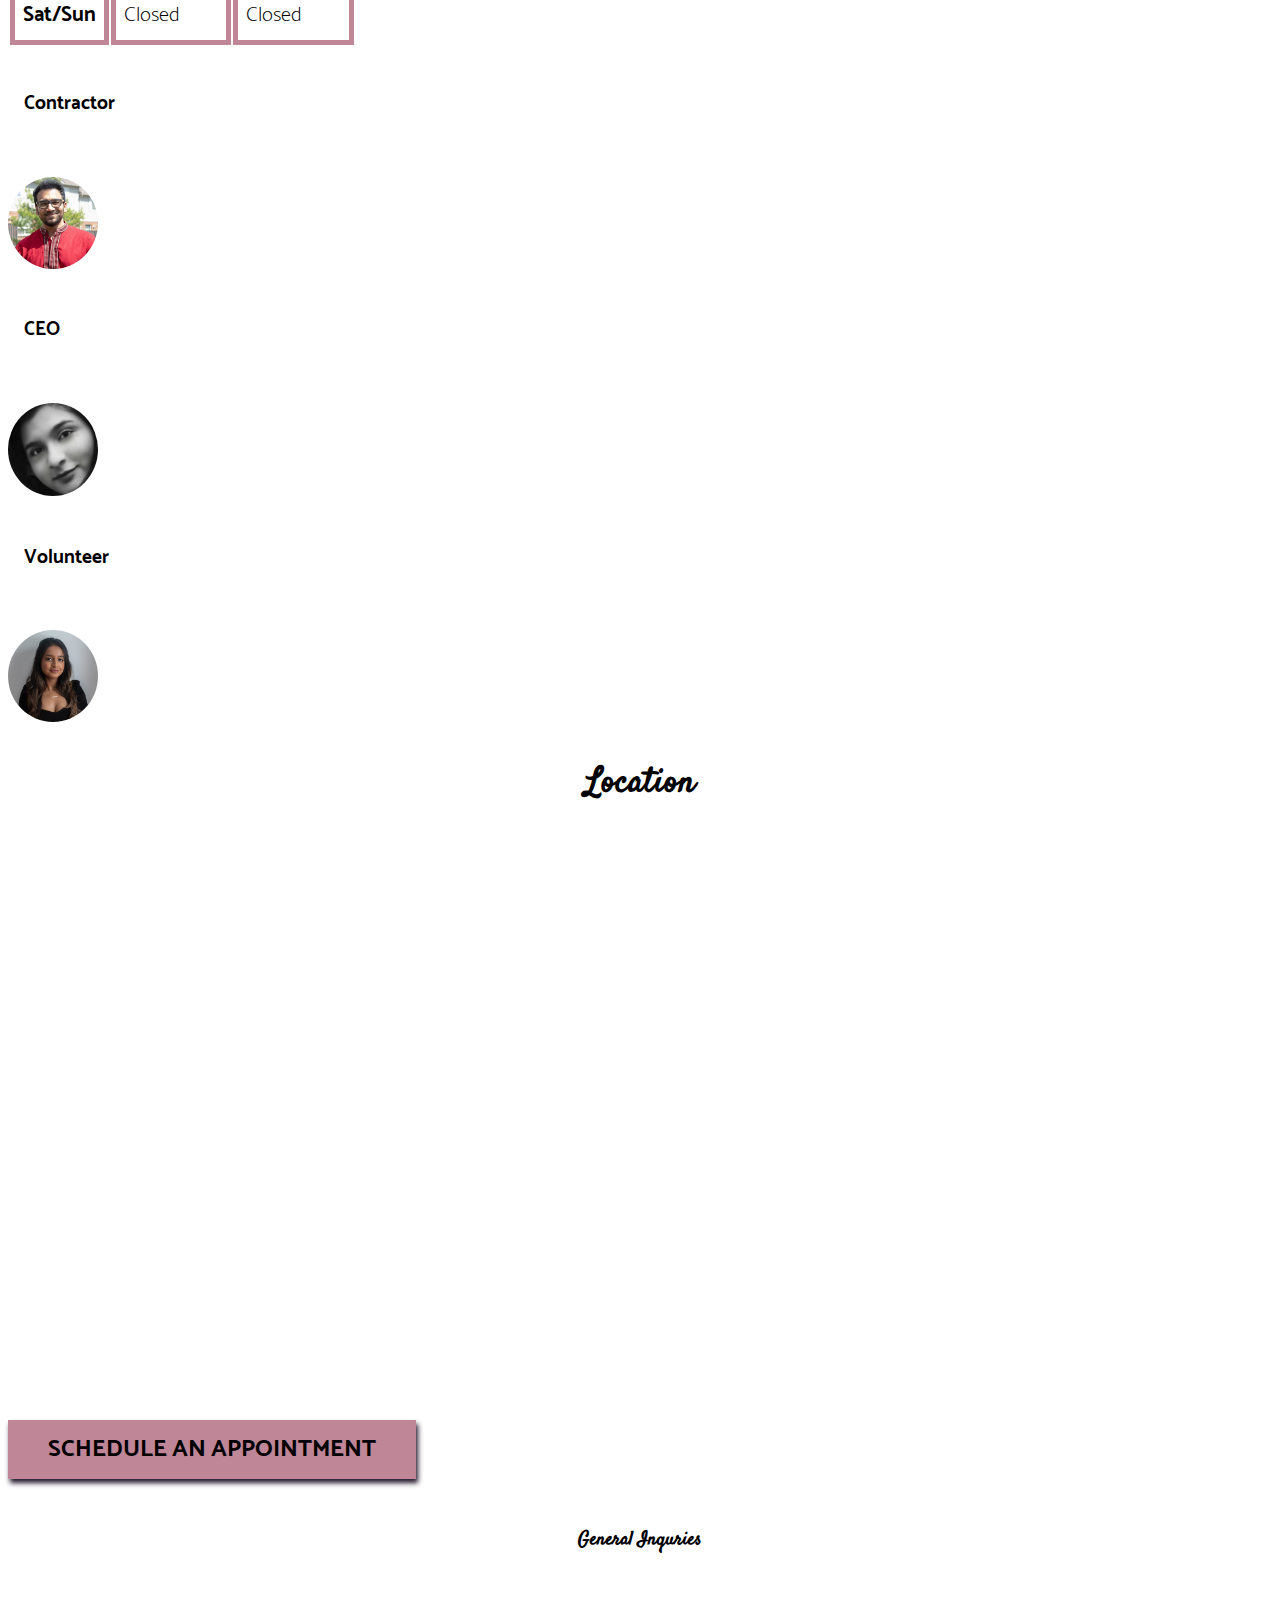
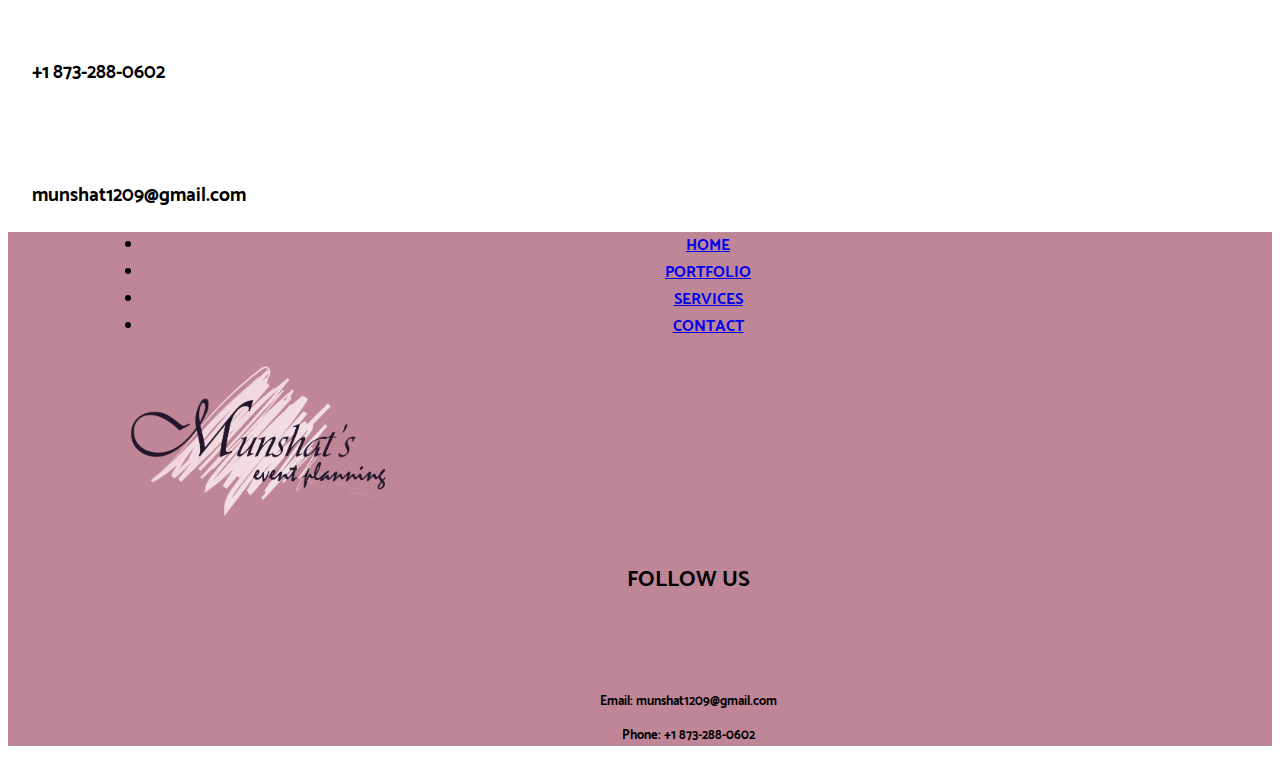
<file: contact.html>
<!doctype html>
<html lang="zxx">
  <head>
    <!-- Required meta tags -->
    <meta charset="utf-8">
    <meta name="viewport" content="width=device-width, initial-scale=1, shrink-to-fit=no">
    <link rel="shortcut icon" type="images/png" href="images/favicon.png"> <!-- FAVICON IMAGE ON THE TAB-->

    <!-- Bootstrap CSS -->
    <link rel="stylesheet" href="https://stackpath.bootstrapcdn.com/bootstrap/4.1.3/css/bootstrap.min.css" integrity="sha384-MCw98/SFnGE8fJT3GXwEOngsV7Zt27NXFoaoApmYm81iuXoPkFOJwJ8ERdknLPMO" crossorigin="anonymous">
    <link rel="stylesheet" href="style.css">
    <!-- Fontawesome icons -->
    <link rel="stylesheet" href="https://use.fontawesome.com/releases/v5.7.0/css/all.css" integrity="sha384-lZN37f5QGtY3VHgisS14W3ExzMWZxybE1SJSEsQp9S+oqd12jhcu+A56Ebc1zFSJ" crossorigin="anonymous">

    <title>Munshat's event planning</title>
  </head>
  <body>
    <header>
        <!-- Navigation bar expands in medium screen -->
        <nav class="navbar navbar-expand-md w-100">
            <a href="#" class="navbar-brand">
                <img src="images/logo/logo.png" alt="Logo">
            </a>
            <!-- Ham burger button in mobile view of Navbar -->
            <button class="navbar-toggler" type="button" data-toggle="collapse" data-target="#navbarNav">
                <span class="fas fa-bars"></span>
            </button>

            <!-- Navigation bar and its list with links-->
            <div id="navbarNav" class="collapse navbar-collapse">
                <ul class="navbar-nav ml-auto">
                    <li class="nav-item">
                        <a href="index.html" class="nav-link text-dark">HOME</a>
                    </li>
                    <li class="nav-item">
                        <a href="portfolio.html" class="nav-link text-dark">PORTFOLIO</a>
                    </li>
                    <li class="nav-item">
                        <a href="services.html" class="nav-link text-dark">SERVICES</a>
                    </li>
                    <li class="nav-item">
                        <a href="contact.html" class="nav-link active text-dark">CONTACT</a>
                    </li>
                </ul>
            </div>
        </nav>
    </header>
    <div class="container">
        <h1>Contact</h1>
        <!--Used flex on form in larger screen-->
        <h3 class="ml-lg-4">Fill the form to inform us about you...</h3>
        <div class="flex d-lg-flex">
            <!--Created form with four inputs-->
            <div class="form mb-5 flex-fill mr-lg-4 pb-lg-4">
                <form>
                    <label for="f_name">Full Name</label>
                    <input type="text" name="f_name" id="f_name" placeholder="Your full name..">
                <div>
                    <label for="phone">Phone Number</label>
                    <input type="tel" id="phone" name="phone" placeholder="+1..">
                </div>
                <div>
                    <label for="email">Email</label>
                    <input type="text" name="email" id="email" placeholder="Your email address..">
                </div>
                <div>
                    <label for ="message">Message</label>
                    <textarea name="message" id="message" placeholder="Anything you want to let us know.."></textarea>
                </div>
                <div>
                    <input type="submit" value="Send">
                </div>
                </form>
            </div>
            <div class="flex-fill">
                <!--Created time-table-->
                <h2 class="mt-md-0 mb-4">Office Hours</h2>
                <div class="time-table p-3 p-lg-0 ml-lg-5">
                    <table class="table table-bordered text-center">
                        <thead> 
                            <tr>
                                <th>Days</th>
                                <th>Open (am)</th>
                                <th>Close (pm)</th>
                            </tr>
                        </thead>
                        <tbody>
                            <tr>
                                <td>Mon</td>
                                <td>10:00</td>
                                <td>5:00</td>
                            </tr>
                            <tr>
                                <td>Tue</td>
                                <td>10:00</td>
                                <td>5:00</td>
                            </tr>
                            <tr>
                                <td>Wed</td>
                                <td>10:00</td>
                                <td>5:00</td>
                            </tr>
                            <tr>
                                <td>Thurs</td>
                                <td>10:00</td>
                                <td>5:00</td>
                            </tr>
                            <tr>
                                <td>Fri</td>
                                <td>10:00</td>
                                <td>3:00</td>
                            </tr>
                            <tr>
                                <td>Sat/Sun</td>
                                <td>Closed</td>
                                <td>Closed</td>
                            </tr>
                        </tbody>
                    </table>
                </div>
                <!--Used gird on cirle images to be in on row-->
                <div class="circle-img text-center p-3 p-lg-0 ml-lg-5">
                    <div class="row">
                        <div class="col-4">
                            <h4>Contractor</h4>
                            <img src="images/contact/sardar.jpg" alt="Sardar">
                        </div>
                        <div class="col-4">
                            <h4>CEO</h4>
                            <img src="images/contact/munshat.jpg" alt="Munshat">
                        </div>
                        <div class="col-4">
                            <h4>Volunteer</h4>
                            <img src="images/contact/meem.jpg" alt="Meem">
                        </div>
                    </div>
                </div>
            </div>
        </div>
    </div>
    <div class="container">
        <!--Used gird on sections to be in one row-->
        <div class="row">
            <div class="col-lg-6">
                <!--Embedded map link to view location-->
                <div class="location mb-lg-5">
                    <h2 class="mb-5 mr-lg-5">Location</h2>
                    <iframe src="https://www.google.com/maps/embed?pb=!1m18!1m12!1m3!1d2799.9756257778067!2d-75.68507418457102!3d45.429992679100565!2m3!1f0!2f0!3f0!3m2!1i1024!2i768!4f13.1!3m3!1m2!1s0x4cce05052504d449%3A0x55270f9873f2c742!2sRideau%20St%2C%20Ottawa%2C%20ON!5e0!3m2!1sen!2sca!4v1586585943331!5m2!1sen!2sca" width="600" height="450" style="border:0;" allowfullscreen="" aria-hidden="false" tabindex="0"></iframe>
                </div>
            </div>
            <div class="col-lg-6">
                <!--A section of contact-details-->
                <div class="contact-details text-center p-5">
                    <button>SCHEDULE AN APPOINTMENT</button>
                    <h3>General Inquries</h3>
                    <div class="row">
                        <div class="col-3 col-md-4">
                            <i class="fa fa-phone"></i>
                        </div>
                        <div class="col-9 col-md-8">
                            <p>+1 873-288-0602</p>
                        </div>
                        <div class="col-3 col-md-4">
                            <i class="fas fa-envelope-open"></i>
                        </div>
                        <div class="col-9 col-md-8">
                            <p>munshat1209@gmail.com</p>
                        </div>
                    </div>
                </div>     
            </div>
        </div>
    </div>
    <footer>
        <div class="row mr-0">
            <!--Footer nav links appear from medium screen-->
            <div class="col-md-3">
                <nav>
                    <ul class="navbar-nav ml-5 mt-3 text-left">
                        <li class="nav-item">
                            <a href="index.html" class="nav-link active text-dark">HOME</a>
                        </li>
                        <li class="nav-item">
                            <a href="portfolio.html" class="nav-link text-dark">PORTFOLIO</a>
                        </li>
                        <li class="nav-item">
                            <a href="services.html" class="nav-link text-dark">SERVICES</a>
                        </li>
                        <li class="nav-item">
                            <a href="#" class="nav-link text-dark">CONTACT</a>
                        </li>
                    </ul>
                </nav>
            </div>
            <!--Logo repeated in footer-->
            <div class="col-md-5 text-center">
                <div class="f-logo">
                    <img src="images/logo/logo.png" alt="Logo">
                </div>
            </div>
            <!--Social media icons-->
            <div class="col-md-4 p-3">
                <h3>FOLLOW US</h3>
                <div class="media-tags">
                    <i class="fab fa-facebook-square"></i>
                    <i class="fab fa-instagram"></i>
                    <i class="fab fa-twitter-square"></i>
                    <i class="fab fa-youtube"></i>
                </div>
                <!--Contact details appear from medium screen-->
                <div class="details">
                    <p>Email: munshat1209@gmail.com</p>
                    <p>Phone: +1 873-288-0602</p>
                </div>
            </div>
        </div>
    </footer>
    <!--Back to top button with an icon-->
    <div class="top-btn">
        <a class="top" href="#"><i class="fas fa-chevron-up"></i></a>
    </div>

    <!-- Optional JavaScript -->
    <!-- jQuery first, then Popper.js, then Bootstrap JS -->
    <script src="https://code.jquery.com/jquery-3.3.1.slim.min.js" integrity="sha384-q8i/X+965DzO0rT7abK41JStQIAqVgRVzpbzo5smXKp4YfRvH+8abtTE1Pi6jizo" crossorigin="anonymous"></script>
    <script src="https://cdnjs.cloudflare.com/ajax/libs/popper.js/1.14.3/umd/popper.min.js" integrity="sha384-ZMP7rVo3mIykV+2+9J3UJ46jBk0WLaUAdn689aCwoqbBJiSnjAK/l8WvCWPIPm49" crossorigin="anonymous"></script>
    <script src="https://stackpath.bootstrapcdn.com/bootstrap/4.1.3/js/bootstrap.min.js" integrity="sha384-ChfqqxuZUCnJSK3+MXmPNIyE6ZbWh2IMqE241rYiqJxyMiZ6OW/JmZQ5stwEULTy" crossorigin="anonymous"></script>
  </body>
</html>
</file>
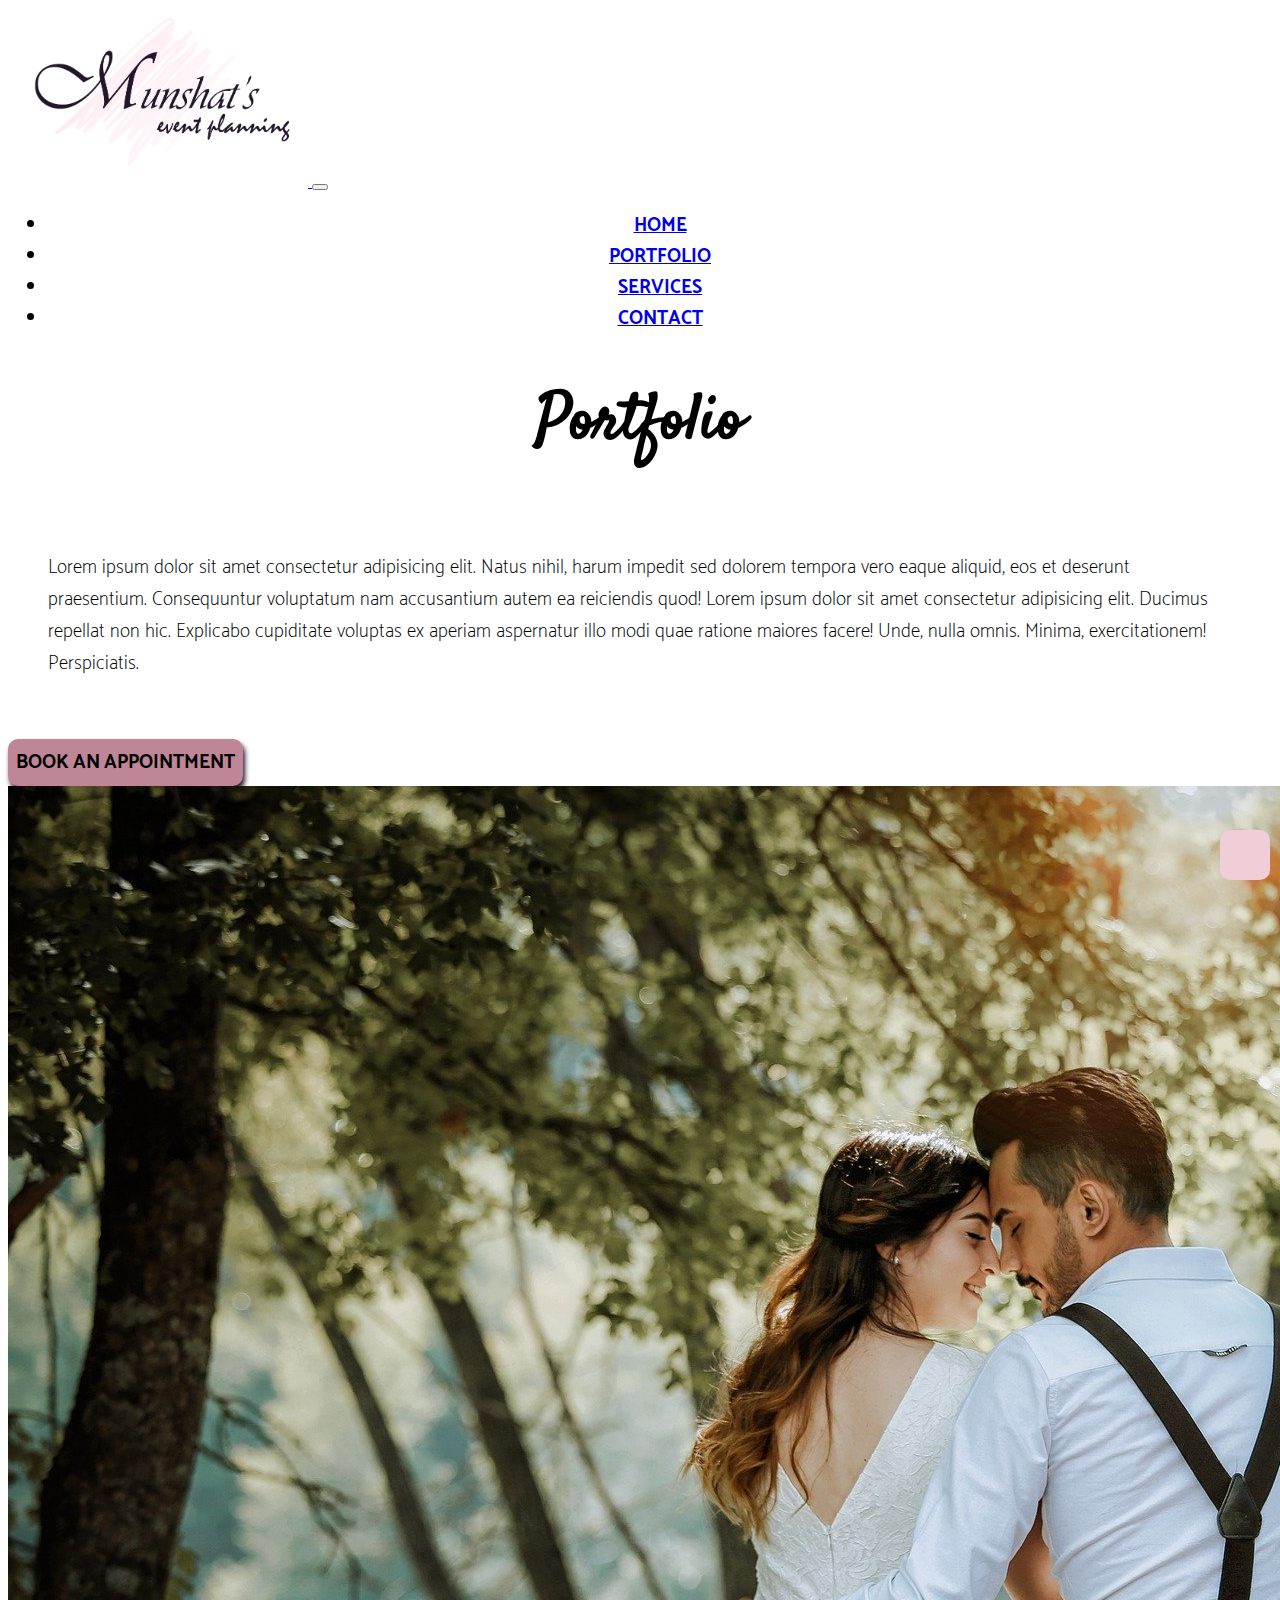
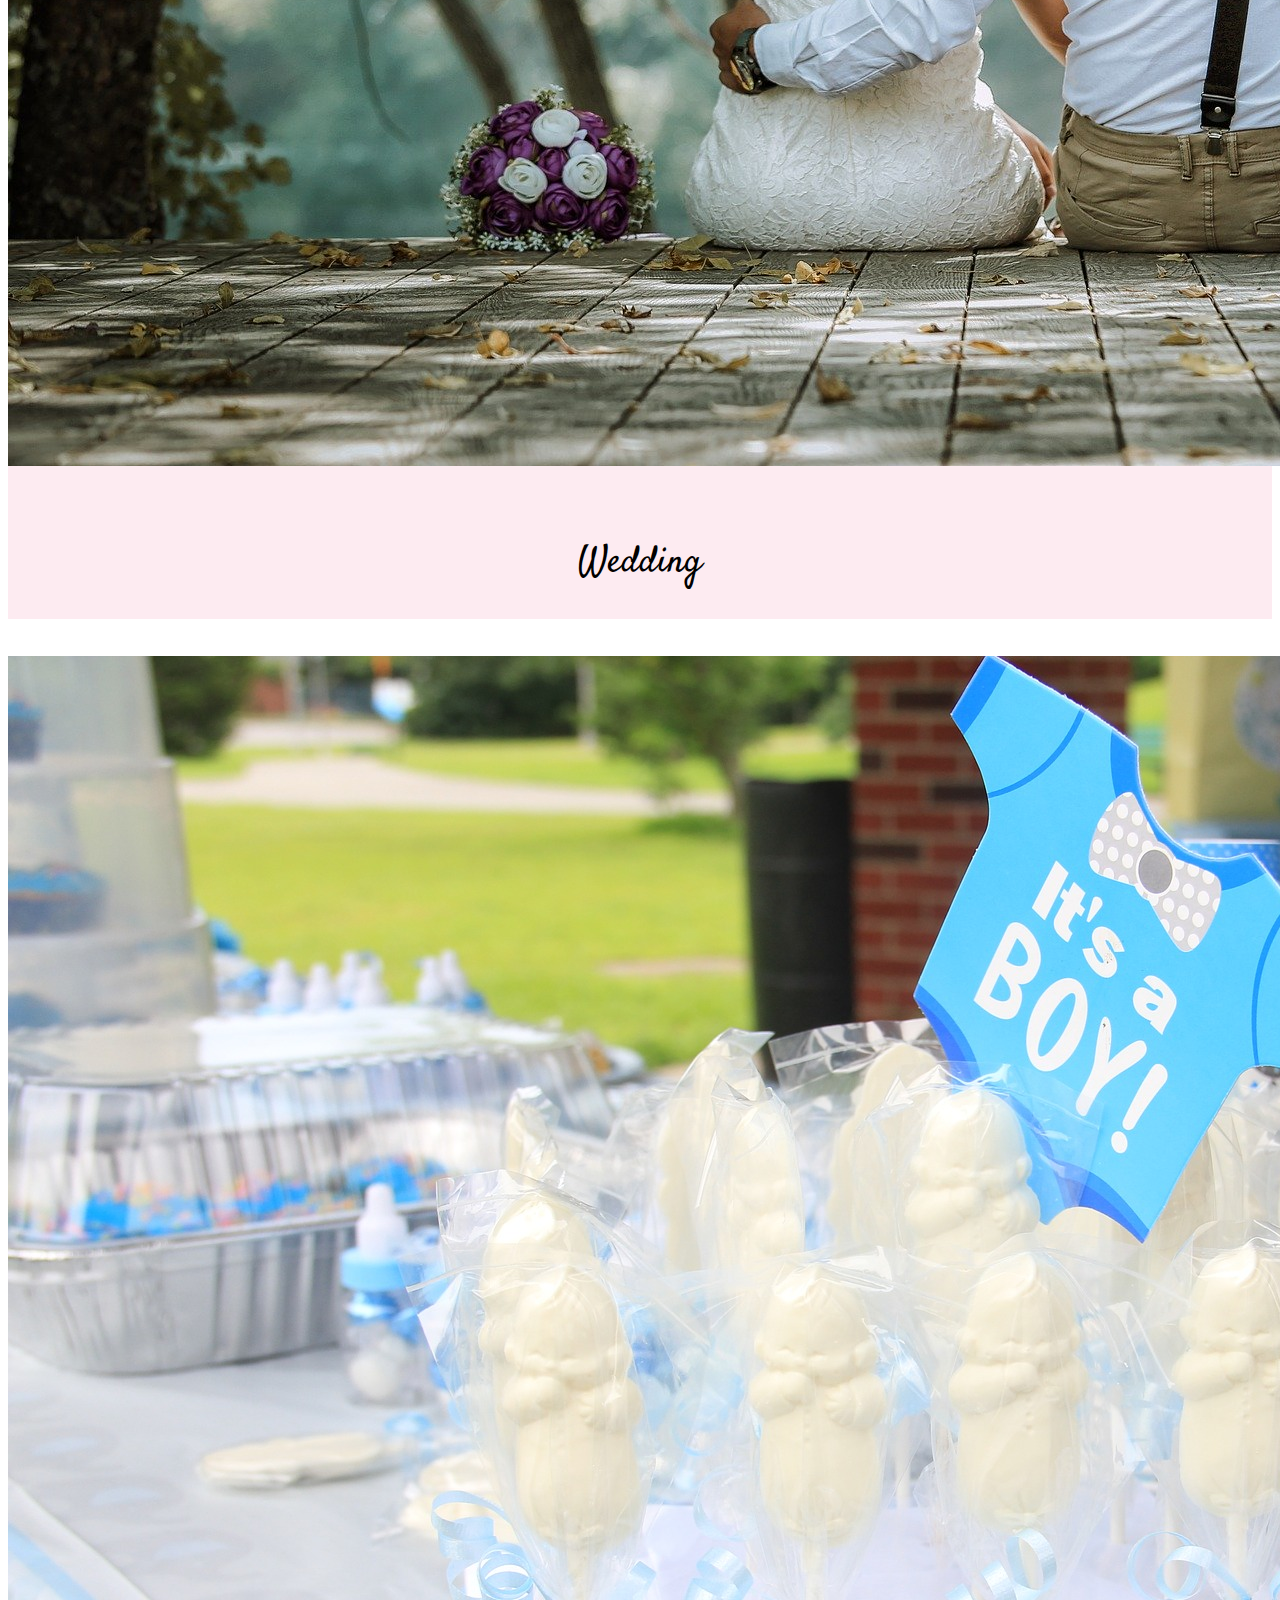
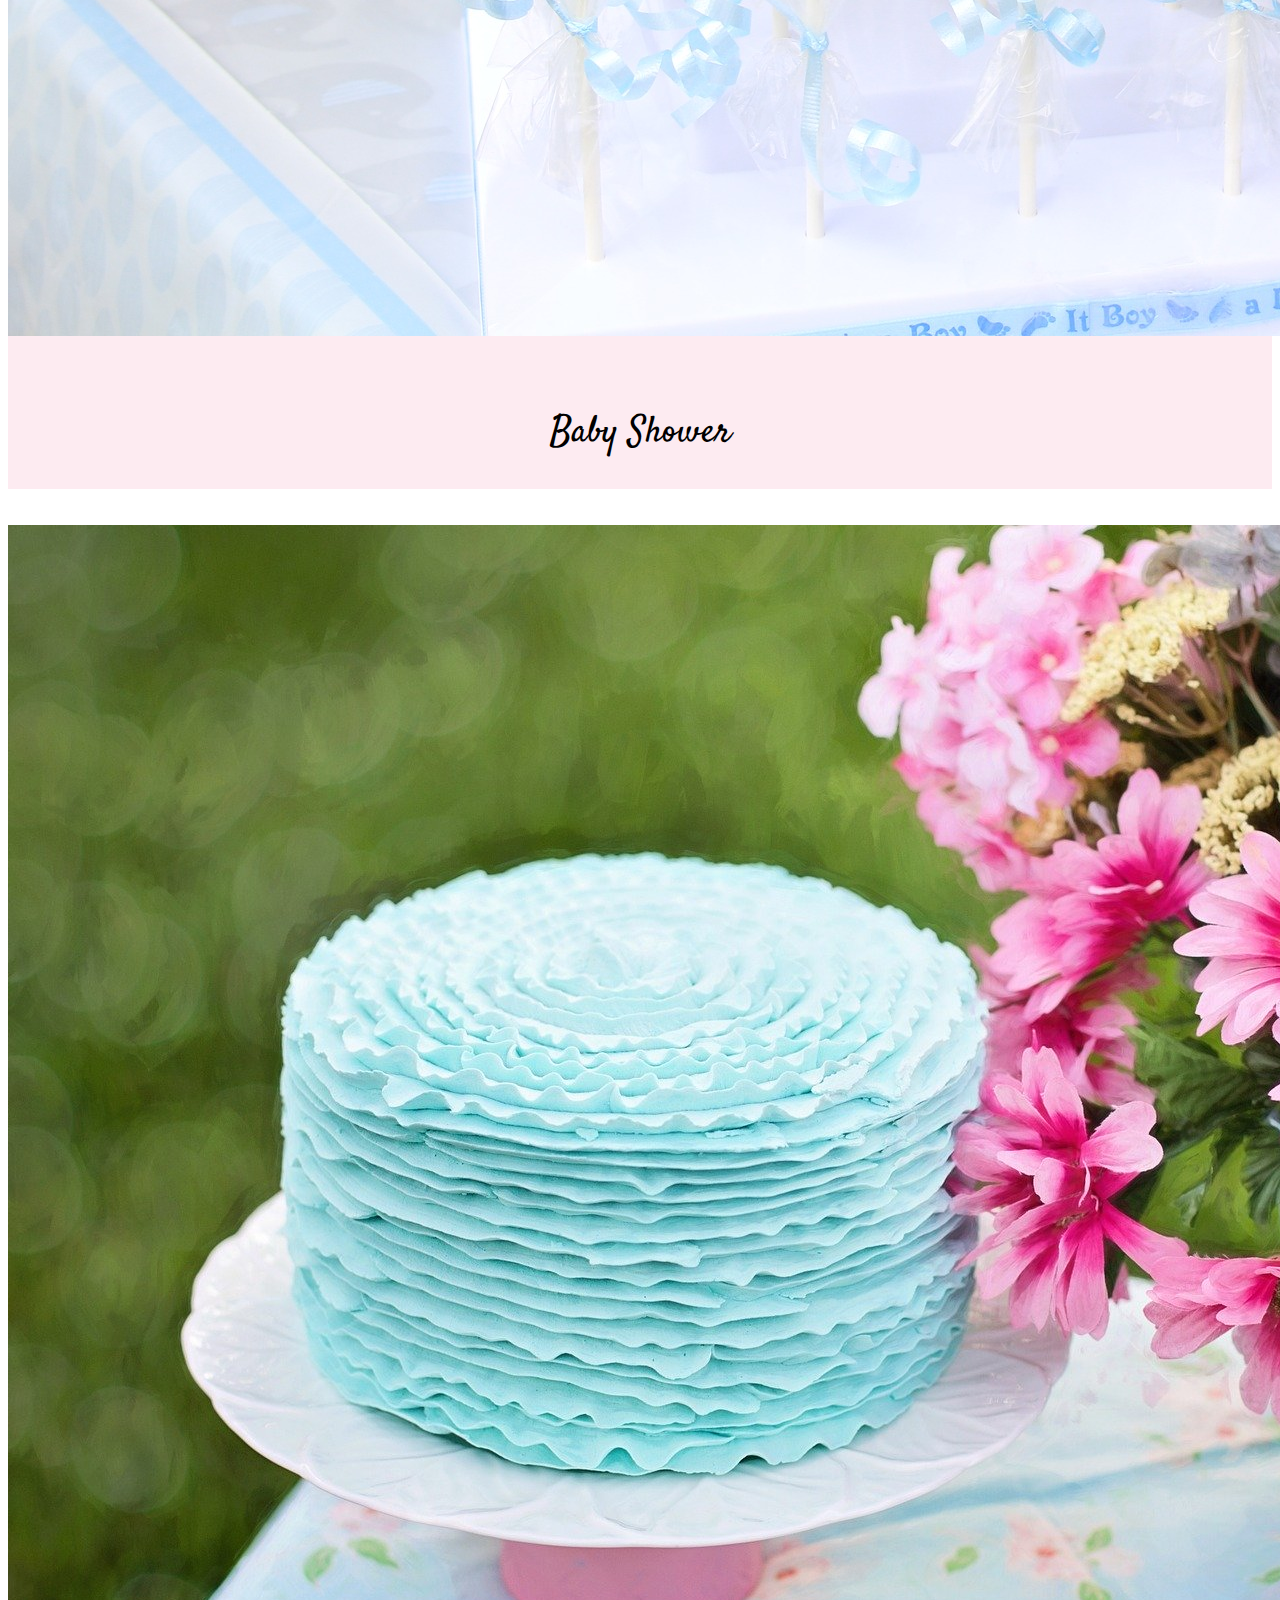
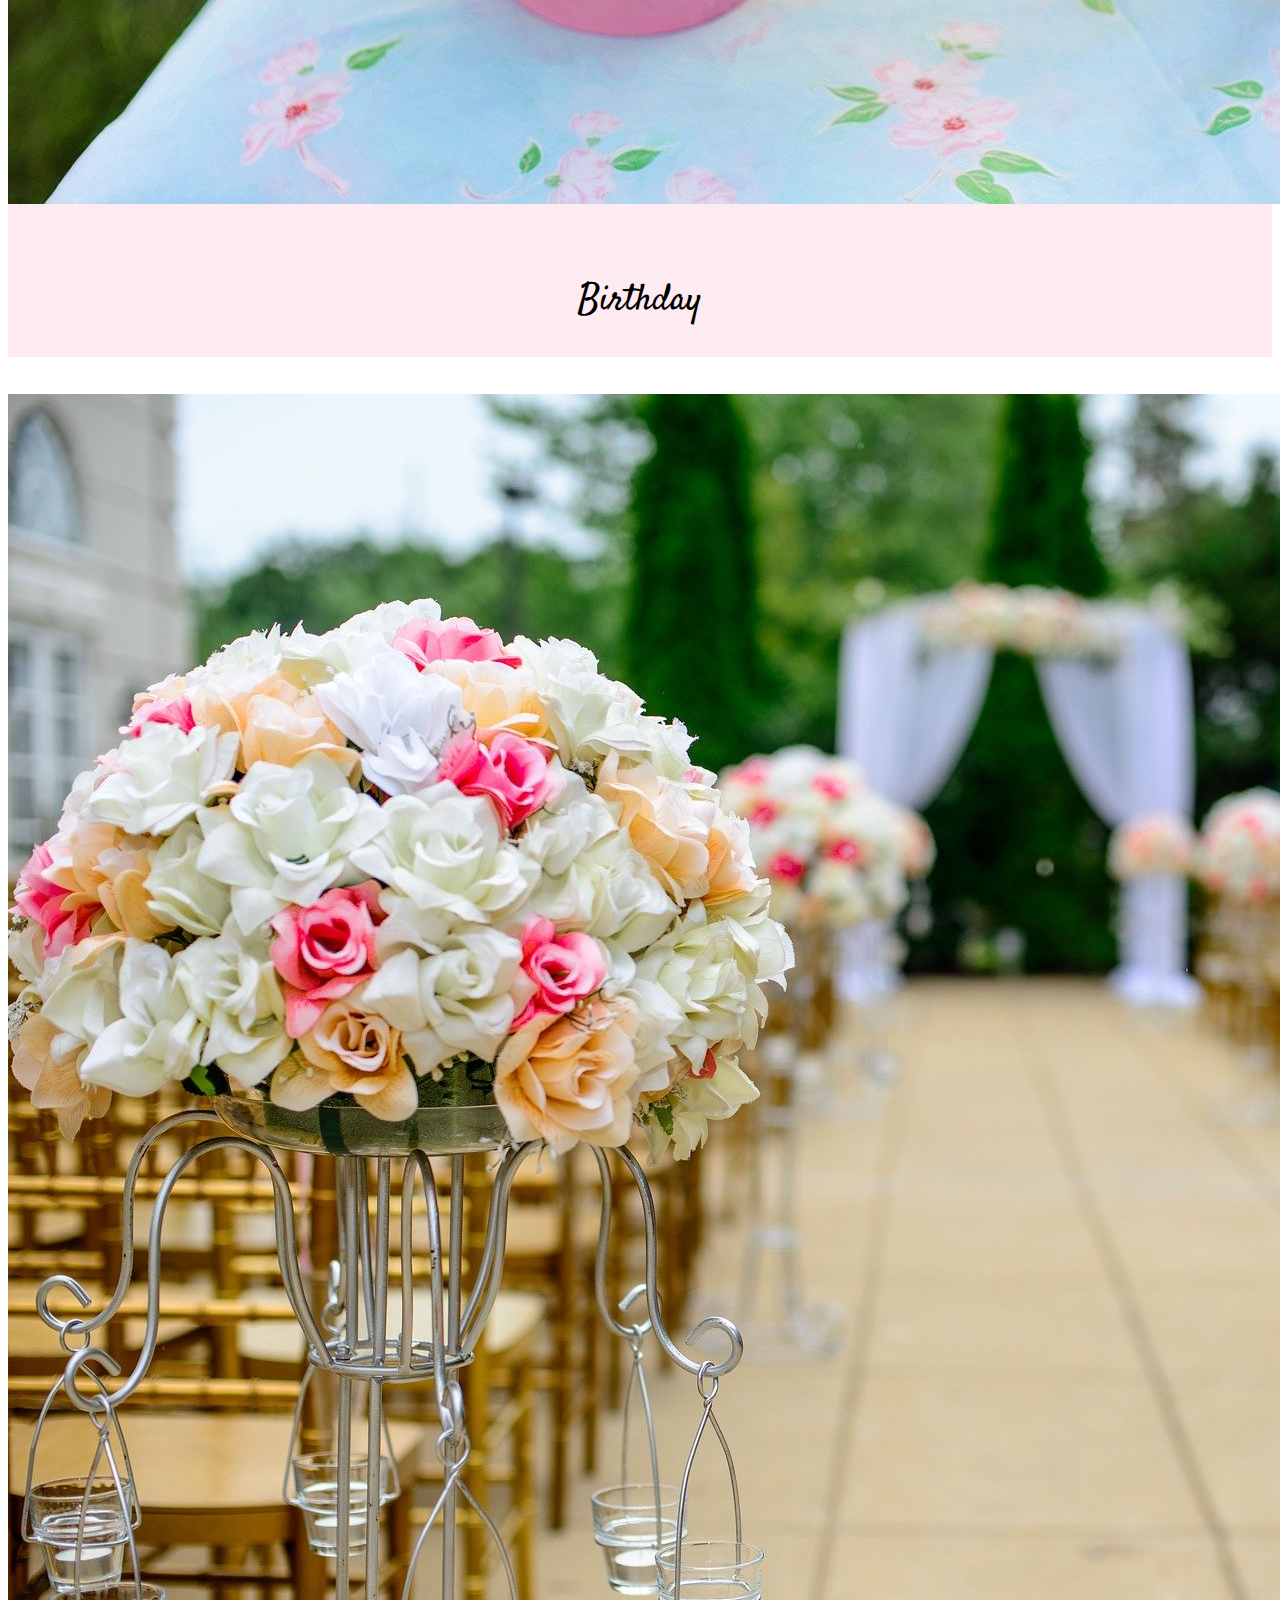
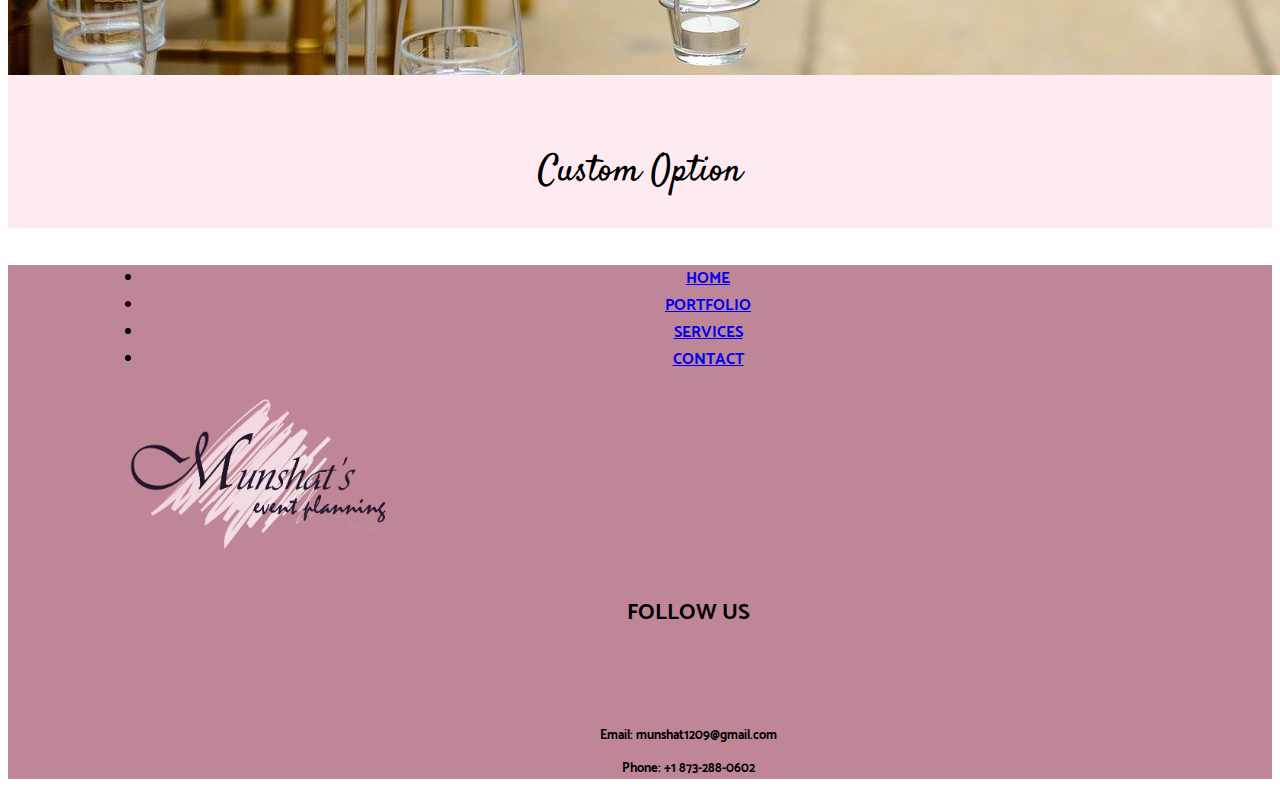
<file: portfolio.html>
<!doctype html>
<html lang="zxx">
  <head>
    <!-- Required meta tags -->
    <meta charset="utf-8">
    <meta name="viewport" content="width=device-width, initial-scale=1, shrink-to-fit=no">
    <link rel="shortcut icon" type="images/png" href="images/favicon.png"> <!-- FAVICON IMAGE ON THE TAB-->

    <!-- Bootstrap CSS -->
    <link rel="stylesheet" href="https://stackpath.bootstrapcdn.com/bootstrap/4.1.3/css/bootstrap.min.css" integrity="sha384-MCw98/SFnGE8fJT3GXwEOngsV7Zt27NXFoaoApmYm81iuXoPkFOJwJ8ERdknLPMO" crossorigin="anonymous">
    <link rel="stylesheet" href="style.css">
    <!-- Fontawesome icons -->
    <link rel="stylesheet" href="https://use.fontawesome.com/releases/v5.7.0/css/all.css" integrity="sha384-lZN37f5QGtY3VHgisS14W3ExzMWZxybE1SJSEsQp9S+oqd12jhcu+A56Ebc1zFSJ" crossorigin="anonymous">

    <title>Munshat's event planning</title>
  </head>
  <body>
    <header>
        <!-- Navigation bar expands in medium screen -->
        <nav class="navbar navbar-expand-md w-100">
            <a href="#" class="navbar-brand">
                <!--Logo of the page-->
                <img src="images/logo/logo.png" alt="Logo">
            </a>
            <!-- Ham burger button in mobile view of Navbar -->
            <button class="navbar-toggler" type="button" data-toggle="collapse" data-target="#navbarNav">
                <span class="fas fa-bars"></span>
            </button>

            <!-- Navigation bar and its list with links-->
            <div id="navbarNav" class="collapse navbar-collapse">
                <ul class="navbar-nav ml-auto">
                    <li class="nav-item">
                        <a href="index.html" class="nav-link text-dark">HOME</a>
                    </li>
                    <li class="nav-item">
                        <a href="portfolio.html" class="nav-link active text-dark">PORTFOLIO</a>
                    </li>
                    <li class="nav-item">
                        <a href="services.html" class="nav-link text-dark">SERVICES</a>
                    </li>
                    <li class="nav-item">
                        <a href="contact.html" class="nav-link text-dark">CONTACT</a>
                    </li>
                </ul>
            </div>
        </nav>
    </header>
    <!--Container containing four thumbnails-->
    <div class="container mb-5 text-center">
        <h1>Portfolio</h1>
        <p>Lorem ipsum dolor sit amet consectetur adipisicing elit. Natus nihil, harum impedit sed dolorem tempora vero eaque aliquid, eos et deserunt praesentium. Consequuntur voluptatum nam accusantium autem ea reiciendis quod! Lorem ipsum dolor sit amet consectetur adipisicing elit. Ducimus repellat non hic. Explicabo cupiditate voluptas ex aperiam aspernatur illo modi quae ratione maiores facere! Unde, nulla omnis. Minima, exercitationem! Perspiciatis.</p>
        <button>BOOK AN APPOINTMENT</button>
        <!--Used Grid for thumbnials in medium screen-->
        <div class="row p-5">
            <div class="col-md-6 p-3">
                <div class="thumbnail img-fluid img-thumbnail p-3">
                    <img class="w-100" src="images/portfolio/couple.jpg" alt="Couple">
                    <div class="caption">
                        <p>Wedding</p>
                    </div>
                </div>
            </div>
            <div class="col-md-6 mt-1 p-3">
                <div class="thumbnail img-fluid img-thumbnail p-3">
                    <img class="w-100" src="images/portfolio/baby-shower.jpg" alt="Baby Shower">
                    <div class="caption">
                        <p>Baby Shower</p>
                    </div>
                </div>
            </div>
            <div class="col-md-6 mt-1 p-3">
                <div class="thumbnail img-fluid img-thumbnail p-3">
                    <img class="w-100" src="images/portfolio/cake.jpg" alt="Couple">
                    <div class="caption">
                        <p>Birthday</p>
                    </div>
                </div>
            </div>
            <div class="col-md-6 mt-1 p-3">
                <div class="thumbnail img-fluid img-thumbnail p-3">
                    <img class="w-100" src="images/portfolio/aisle.jpg" alt="Aisle">
                    <div class="caption">
                        <p>Custom Option</p>
                    </div>
                </div>
            </div>
        </div>
    </div>
    <footer>
        <div class="row mr-0">
            <!--Footer nav links appear from medium screen-->
            <div class="col-md-3">
                <nav>
                    <ul class="navbar-nav ml-5 mt-3 text-left">
                        <li class="nav-item">
                            <a href="index.html" class="nav-link text-dark">HOME</a>
                        </li>
                        <li class="nav-item">
                            <a href="portfolio.html" class="nav-link active text-dark">PORTFOLIO</a>
                        </li>
                        <li class="nav-item">
                            <a href="services.html" class="nav-link text-dark">SERVICES</a>
                        </li>
                        <li class="nav-item">
                            <a href="contact.html" class="nav-link text-dark">CONTACT</a>
                        </li>
                    </ul>
                </nav>
            </div>
            <!--Logo repeated in footer-->
            <div class="col-md-5 text-center">
                <div class="f-logo">
                    <img src="images/logo/logo.png" alt="Logo">
                </div>
            </div>
            <!--Social media icons-->
            <div class="col-md-4 my-4">
                <h3>FOLLOW US</h3>
                <div class="media-tags">
                    <i class="fab fa-facebook-square"></i>
                    <i class="fab fa-instagram"></i>
                    <i class="fab fa-twitter-square"></i>
                    <i class="fab fa-youtube"></i>
                </div>
                <!--Contact details appear from medium screen-->
                <div class="details">
                    <p>Email: munshat1209@gmail.com</p>
                    <p>Phone: +1 873-288-0602</p>
                </div>
            </div>
        </div>
    </footer>
    <!--Back to top button with an icon-->
    <div class="top-btn">
        <a class="top" href="#"><i class="fas fa-chevron-up"></i></a>
    </div>

    <!-- Optional JavaScript -->
    <!-- jQuery first, then Popper.js, then Bootstrap JS -->
    <script src="https://code.jquery.com/jquery-3.3.1.slim.min.js" integrity="sha384-q8i/X+965DzO0rT7abK41JStQIAqVgRVzpbzo5smXKp4YfRvH+8abtTE1Pi6jizo" crossorigin="anonymous"></script>
    <script src="https://cdnjs.cloudflare.com/ajax/libs/popper.js/1.14.3/umd/popper.min.js" integrity="sha384-ZMP7rVo3mIykV+2+9J3UJ46jBk0WLaUAdn689aCwoqbBJiSnjAK/l8WvCWPIPm49" crossorigin="anonymous"></script>
    <script src="https://stackpath.bootstrapcdn.com/bootstrap/4.1.3/js/bootstrap.min.js" integrity="sha384-ChfqqxuZUCnJSK3+MXmPNIyE6ZbWh2IMqE241rYiqJxyMiZ6OW/JmZQ5stwEULTy" crossorigin="anonymous"></script>
  </body>
</html>
</file>
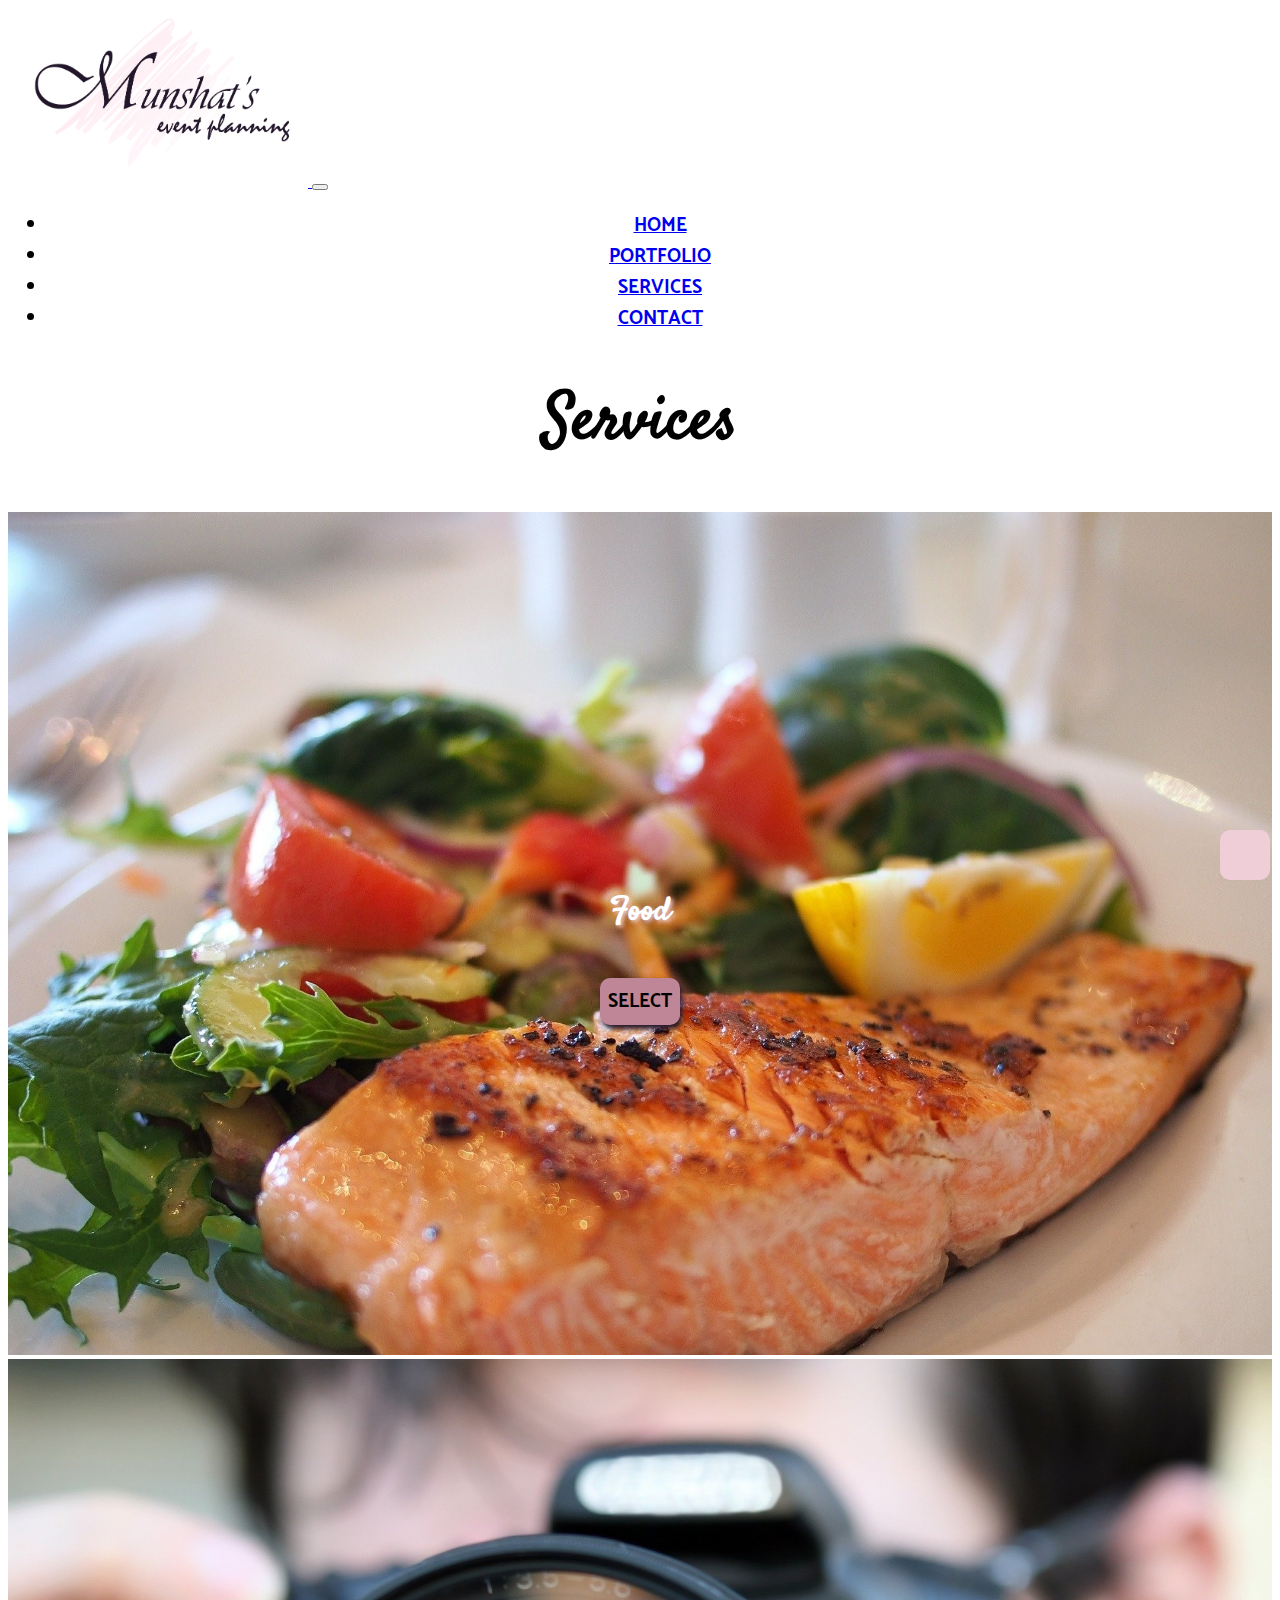
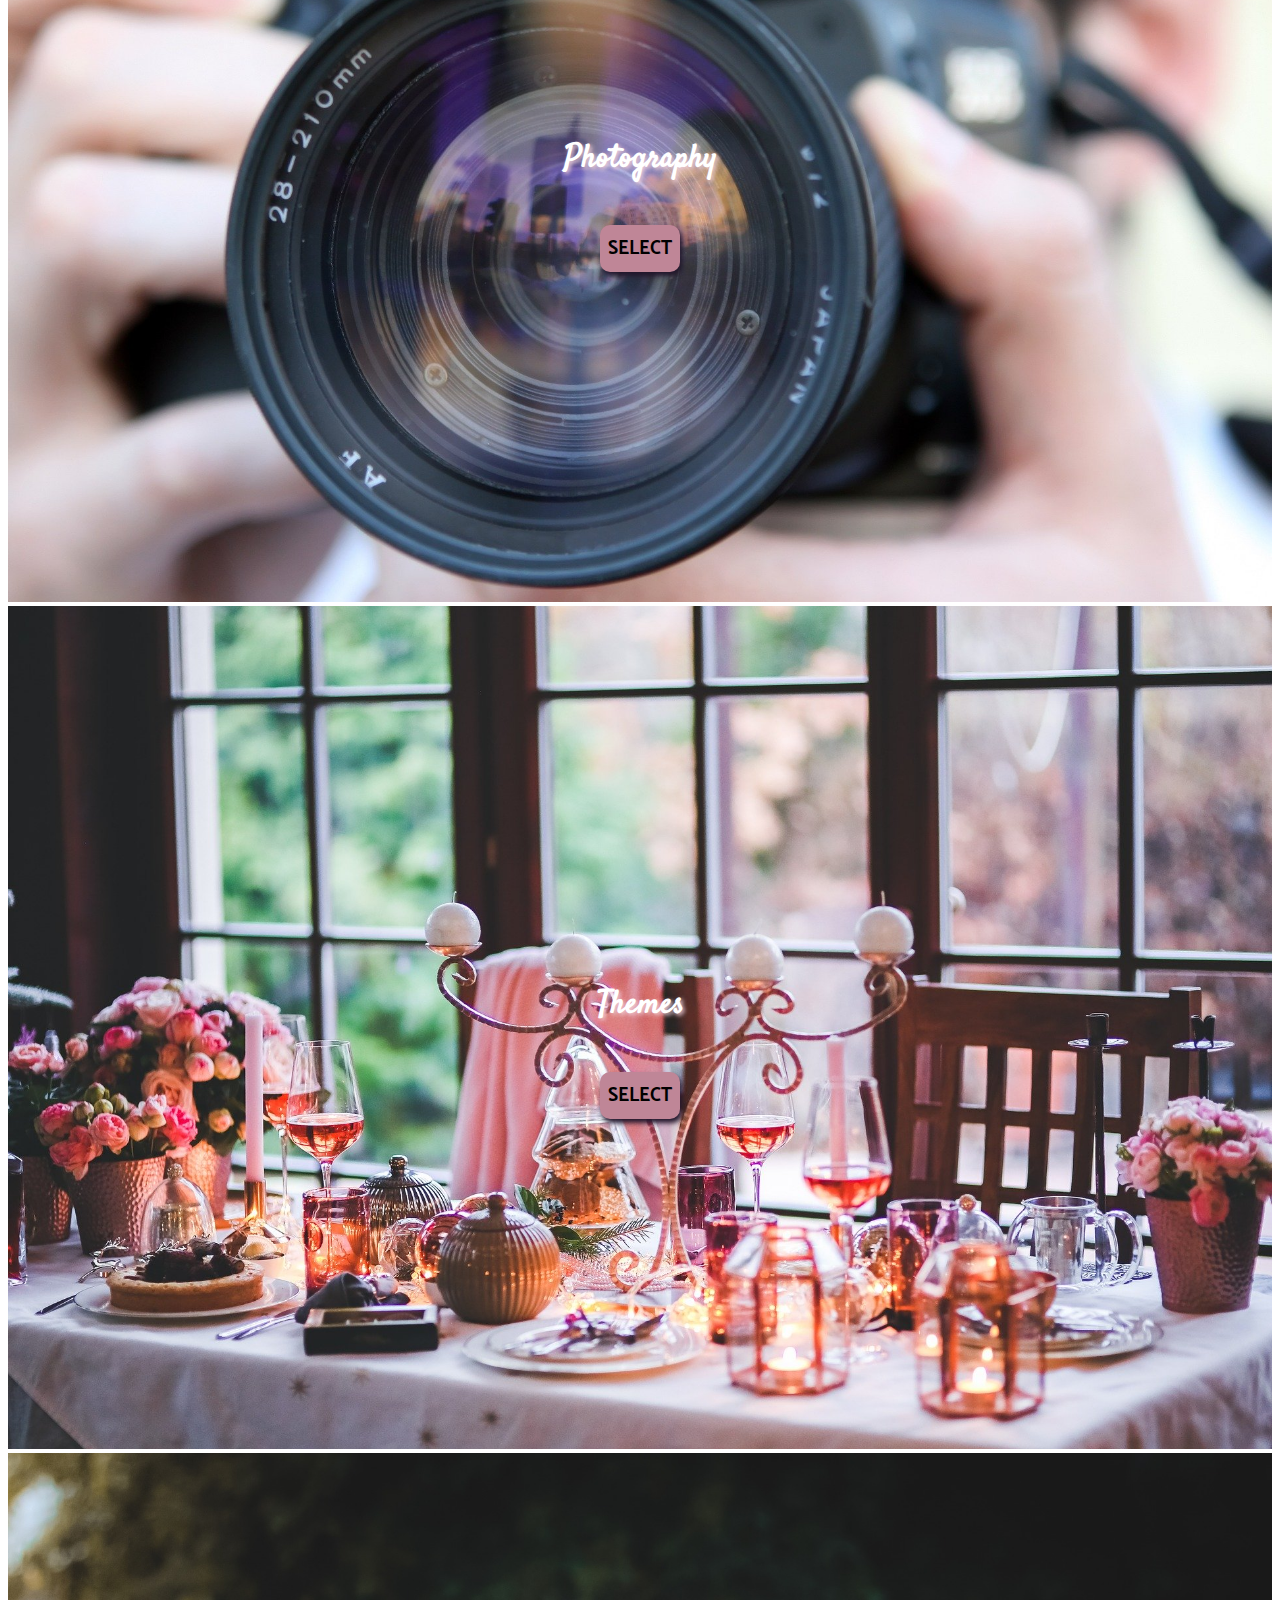
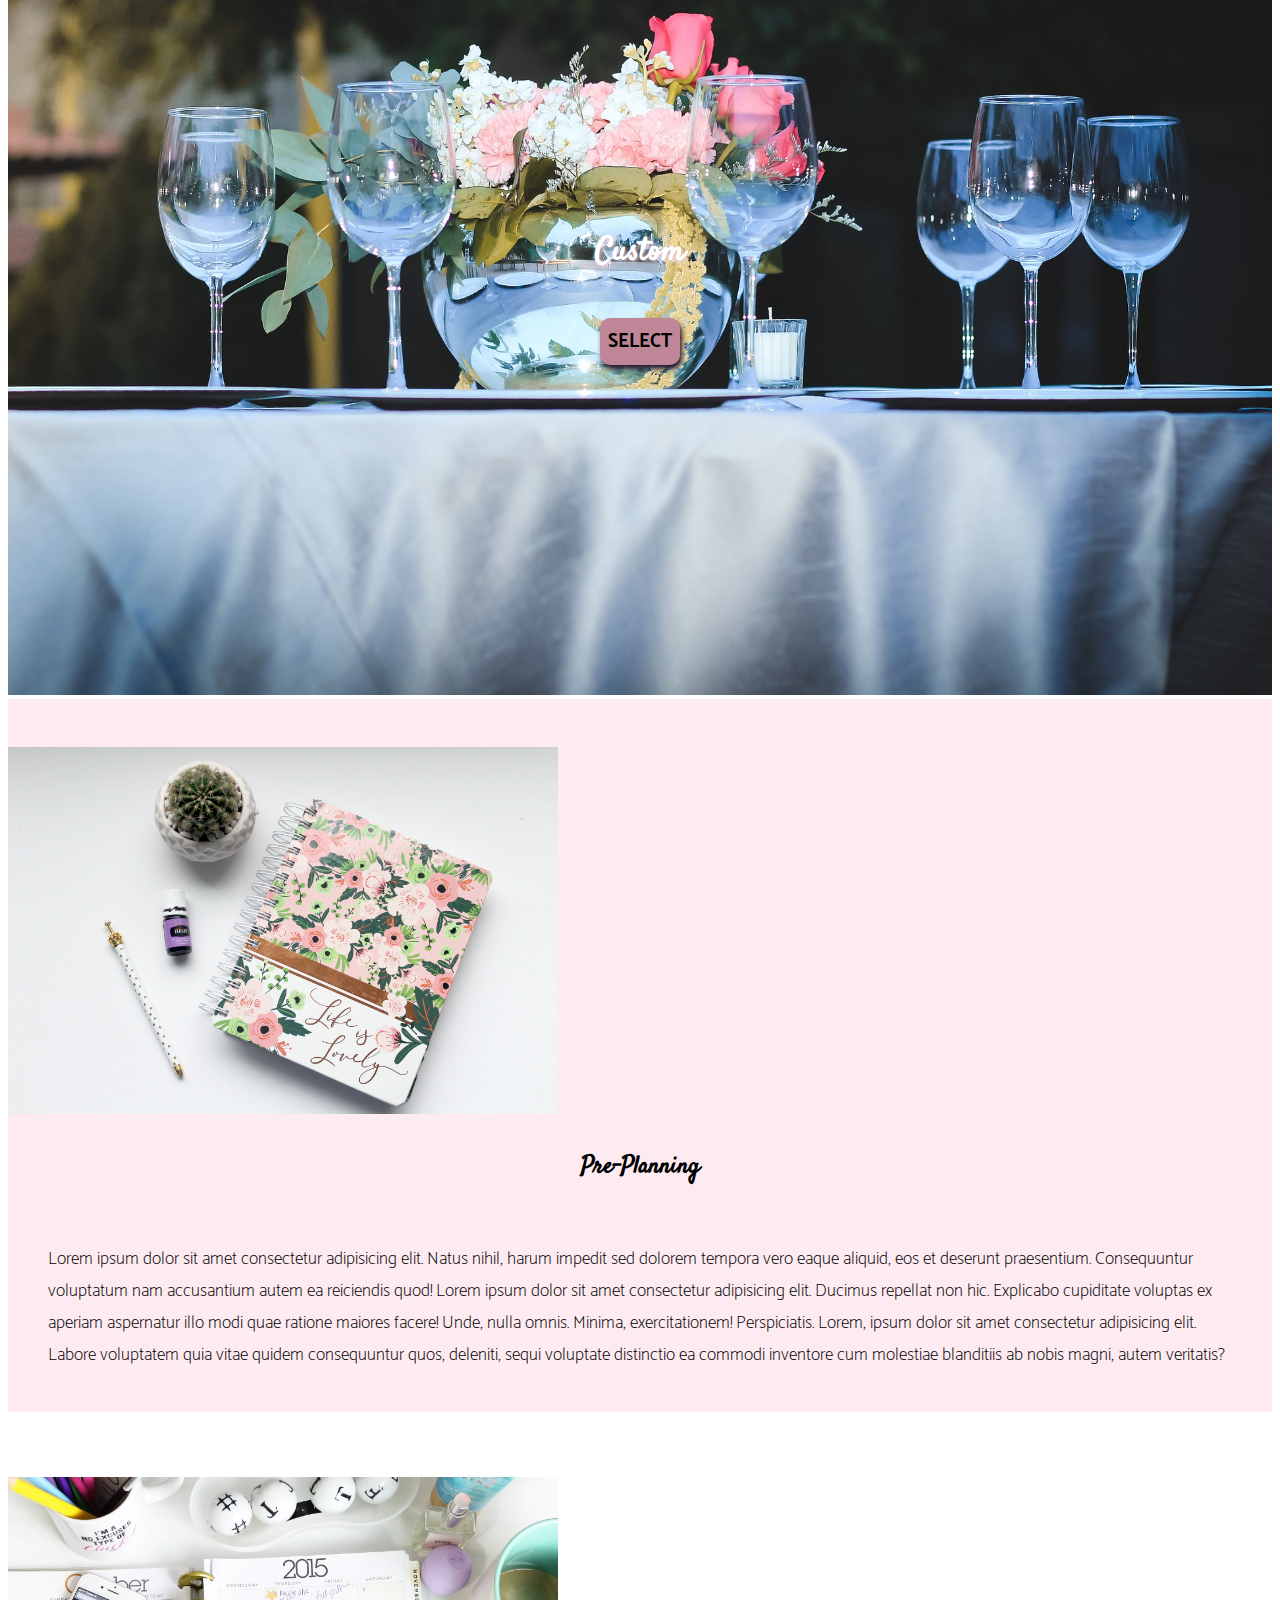
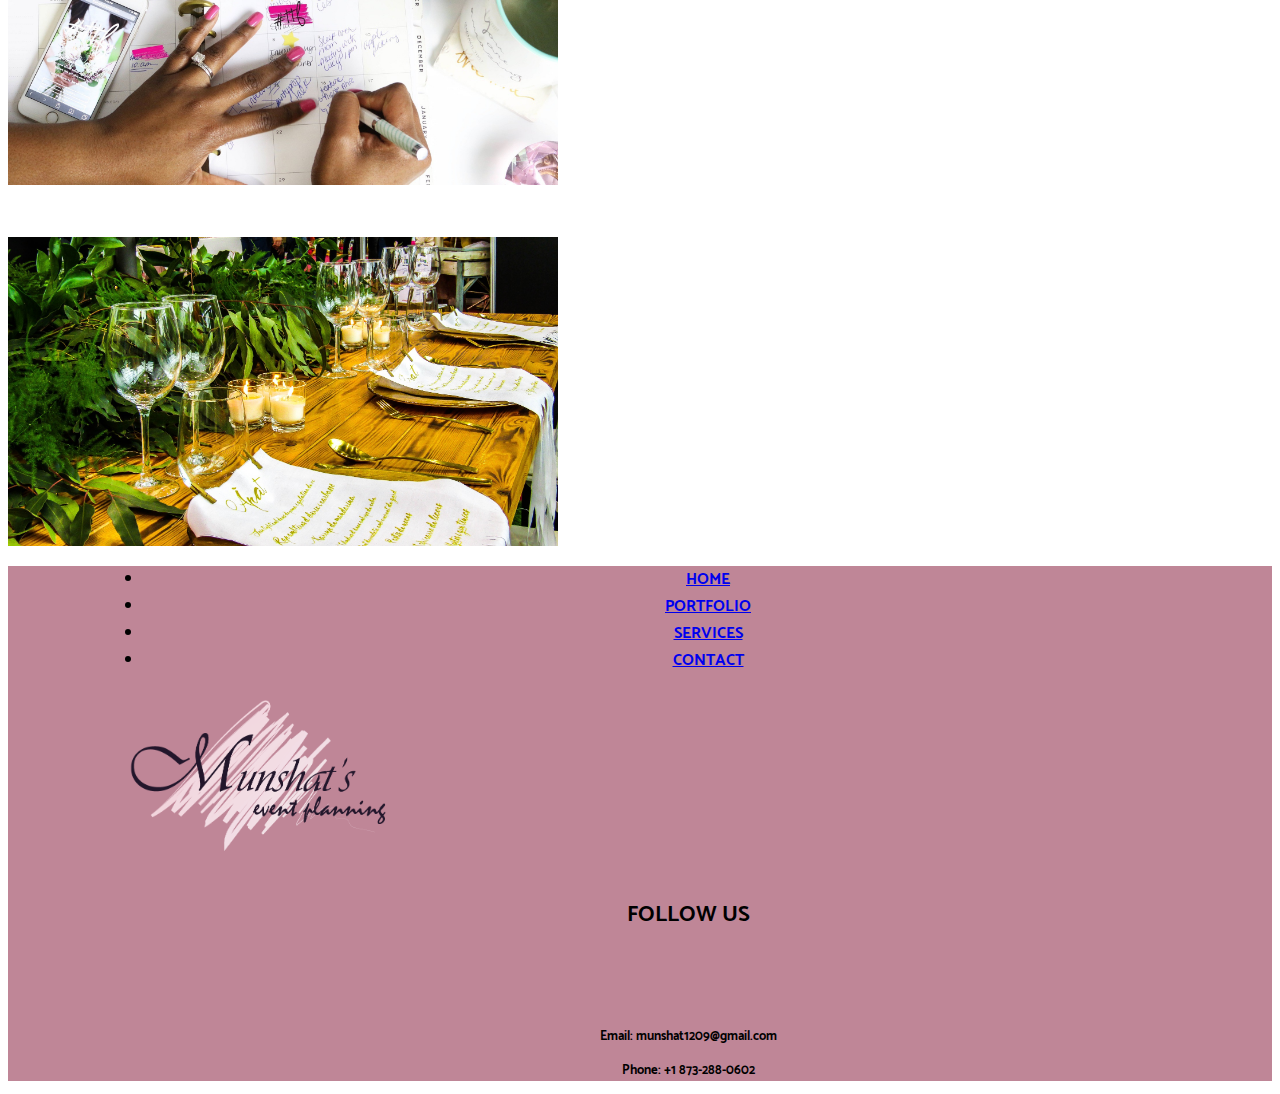
<file: services.html>
<!doctype html>
<html lang="zxx">
  <head>
    <!-- Required meta tags -->
    <meta charset="utf-8">
    <meta name="viewport" content="width=device-width, initial-scale=1, shrink-to-fit=no">
    <link rel="shortcut icon" type="images/png" href="images/favicon.png"> <!-- FAVICON IMAGE ON THE TAB-->

    <!-- Bootstrap CSS -->
    <link rel="stylesheet" href="https://stackpath.bootstrapcdn.com/bootstrap/4.1.3/css/bootstrap.min.css" integrity="sha384-MCw98/SFnGE8fJT3GXwEOngsV7Zt27NXFoaoApmYm81iuXoPkFOJwJ8ERdknLPMO" crossorigin="anonymous">
    <link rel="stylesheet" href="style.css">
    <!-- Fontawesome icons -->
    <link rel="stylesheet" href="https://use.fontawesome.com/releases/v5.7.0/css/all.css" integrity="sha384-lZN37f5QGtY3VHgisS14W3ExzMWZxybE1SJSEsQp9S+oqd12jhcu+A56Ebc1zFSJ" crossorigin="anonymous">

    <title>Munshat's event planning</title>
  </head>
  <body>
    <header>
        <!-- Navigation bar expands in medium screen -->
        <nav class="navbar navbar-expand-md w-100">
            <a href="#" class="navbar-brand">
                <img src="images/logo/logo.png" alt="Logo">
            </a>
            <!-- Ham burger button in mobile view of Navbar -->
            <button class="navbar-toggler" type="button" data-toggle="collapse" data-target="#navbarNav">
                <span class="fas fa-bars"></span>
            </button>

            <!-- Navigation bar and its list with links-->
            <div id="navbarNav" class="collapse navbar-collapse">
                <ul class="navbar-nav ml-auto">
                    <li class="nav-item">
                        <a href="index.html" class="nav-link text-dark">HOME</a>
                    </li>
                    <li class="nav-item">
                        <a href="portfolio.html" class="nav-link text-dark">PORTFOLIO</a>
                    </li>
                    <li class="nav-item">
                        <a href="services.html" class="nav-link active text-dark">SERVICES</a>
                    </li>
                    <li class="nav-item">
                        <a href="contact.html" class="nav-link text-dark">CONTACT</a>
                    </li>
                </ul>
            </div>
        </nav>
    </header>
    <div class="container p-4">
        <h1>Services</h1>
        <!--Used grid to appear as image gallery-->
        <div class="row">
            <div class="col-6 mt-5 col-md-3">
                <div class="overlay">
                    <img src="images/services/food.jpg" alt="Food">
                    <div class="overlay-text">
                        <h4>Food</h4>
                        <button>SELECT</button>
                    </div>
                </div>
            </div>
            <div class="col-6 mt-5 col-md-3">
                <div class="overlay">
                    <img src="images/services/camera.jpg" alt="Camera">
                    <div class="overlay-text">
                        <h4>Photography</h4>
                        <button>SELECT</button>
                    </div>
                </div>
            </div>
            <div class="col-6 mt-4 col-md-3 mt-md-5">
                <div class="overlay">
                    <img src="images/services/christmas.jpg" alt="Christmas">
                    <div class="overlay-text">
                        <h4>Themes</h4>
                        <button>SELECT</button>
                    </div>
                </div>
            </div>
            <div class="col-6 mt-4 col-md-3 mt-md-5">
                <div class="overlay">
                    <img src="images/services/table.jpg" alt="table">
                    <div class="overlay-text">
                        <h4>Custom</h4>
                        <button>SELECT</button>
                    </div>
                </div>
            </div>
        </div>
    </div>
    <!--Used flex for image and text to be aside in larger screen-->
    <div class="wrapper flex d-lg-flex mt-5 p-md-5 p-lg-5" style="background-color:#FDEBF1;">
        <div class="flex-fill text-center pb-lg-5">
            <img src="images/services/planner.jpg" alt="Planner">
        </div>
        <div class="block flex-fill mt-lg-5">
            <h2>Pre-Planning</h2>
            <p>Lorem ipsum dolor sit amet consectetur adipisicing elit. Natus nihil, harum impedit sed dolorem tempora vero eaque aliquid, eos et deserunt praesentium. Consequuntur voluptatum nam accusantium autem ea reiciendis quod! Lorem ipsum dolor sit amet consectetur adipisicing elit. Ducimus repellat non hic. Explicabo cupiditate voluptas ex aperiam aspernatur illo modi quae ratione maiores facere! Unde, nulla omnis. Minima, exercitationem! Perspiciatis. Lorem, ipsum dolor sit amet consectetur adipisicing elit. Labore voluptatem quia vitae quidem consequuntur quos, deleniti, sequi voluptate distinctio ea commodi inventore cum molestiae blanditiis ab nobis magni, autem veritatis?</p>
        </div>
    </div>
    <!--Used grid for boxes to be in one row from medium screen-->
    <div class="wrapper text-center">
        <div class="row mr-0 justify-content-center">
            <div class="box col-md-6 col-lg-3">
                <div class="inner-box">
                    <img src="images/services/calender.jpg" alt="Calender">
                    <div class="box-btn mt-3">
                        <button>BOOK AN APPOINTMENT</button>
                    </div>
                </div>
            </div>
            <div class="box col-md-6 col-lg-3 mb-5">
                <div class="inner-box">
                    <img src="images/services/wedding.jpg" alt="Wedding">
                    <div class="box-btn mt-3">
                        <button>CHECK OUR WORK</button>
                    </div>
                </div>
            </div>
        </div>
    </div>
    <footer>
        <div class="row mr-0">
            <!--Footer nav links appear from medium screen-->
            <div class="col-md-3">
                <nav>
                    <ul class="navbar-nav ml-5 mt-3 text-left">
                        <li class="nav-item">
                            <a href="index.html" class="nav-link text-dark">HOME</a>
                        </li>
                        <li class="nav-item">
                            <a href="portfolio.html" class="nav-link text-dark">PORTFOLIO</a>
                        </li>
                        <li class="nav-item">
                            <a href="services.html" class="nav-link active text-dark">SERVICES</a>
                        </li>
                        <li class="nav-item">
                            <a href="contact.html" class="nav-link text-dark">CONTACT</a>
                        </li>
                    </ul>
                </nav>
            </div>
            <!--Logo repeated in footer-->
            <div class="col-md-5 text-center">
                <div class="f-logo">
                    <img src="images/logo/logo.png" alt="Logo">
                </div>
            </div>
            <!--Social media icons-->
            <div class="col-md-4 p-3">
                <h3>FOLLOW US</h3>
                <div class="media-tags">
                    <i class="fab fa-facebook-square"></i>
                    <i class="fab fa-instagram"></i>
                    <i class="fab fa-twitter-square"></i>
                    <i class="fab fa-youtube"></i>
                </div>
                <!--Contact details appear from medium screen-->
                <div class="details">
                    <p>Email: munshat1209@gmail.com</p>
                    <p>Phone: +1 873-288-0602</p>
                </div>
            </div>
        </div>
    </footer>
    <!--Back to top button with an icon-->
    <div class="top-btn">
        <a class="top" href="#"><i class="fas fa-chevron-up"></i></a>
    </div>

    <!-- Optional JavaScript -->
    <!-- jQuery first, then Popper.js, then Bootstrap JS -->
    <script src="https://code.jquery.com/jquery-3.3.1.slim.min.js" integrity="sha384-q8i/X+965DzO0rT7abK41JStQIAqVgRVzpbzo5smXKp4YfRvH+8abtTE1Pi6jizo" crossorigin="anonymous"></script>
    <script src="https://cdnjs.cloudflare.com/ajax/libs/popper.js/1.14.3/umd/popper.min.js" integrity="sha384-ZMP7rVo3mIykV+2+9J3UJ46jBk0WLaUAdn689aCwoqbBJiSnjAK/l8WvCWPIPm49" crossorigin="anonymous"></script>
    <script src="https://stackpath.bootstrapcdn.com/bootstrap/4.1.3/js/bootstrap.min.js" integrity="sha384-ChfqqxuZUCnJSK3+MXmPNIyE6ZbWh2IMqE241rYiqJxyMiZ6OW/JmZQ5stwEULTy" crossorigin="anonymous"></script>
  </body>
</html>
</file>
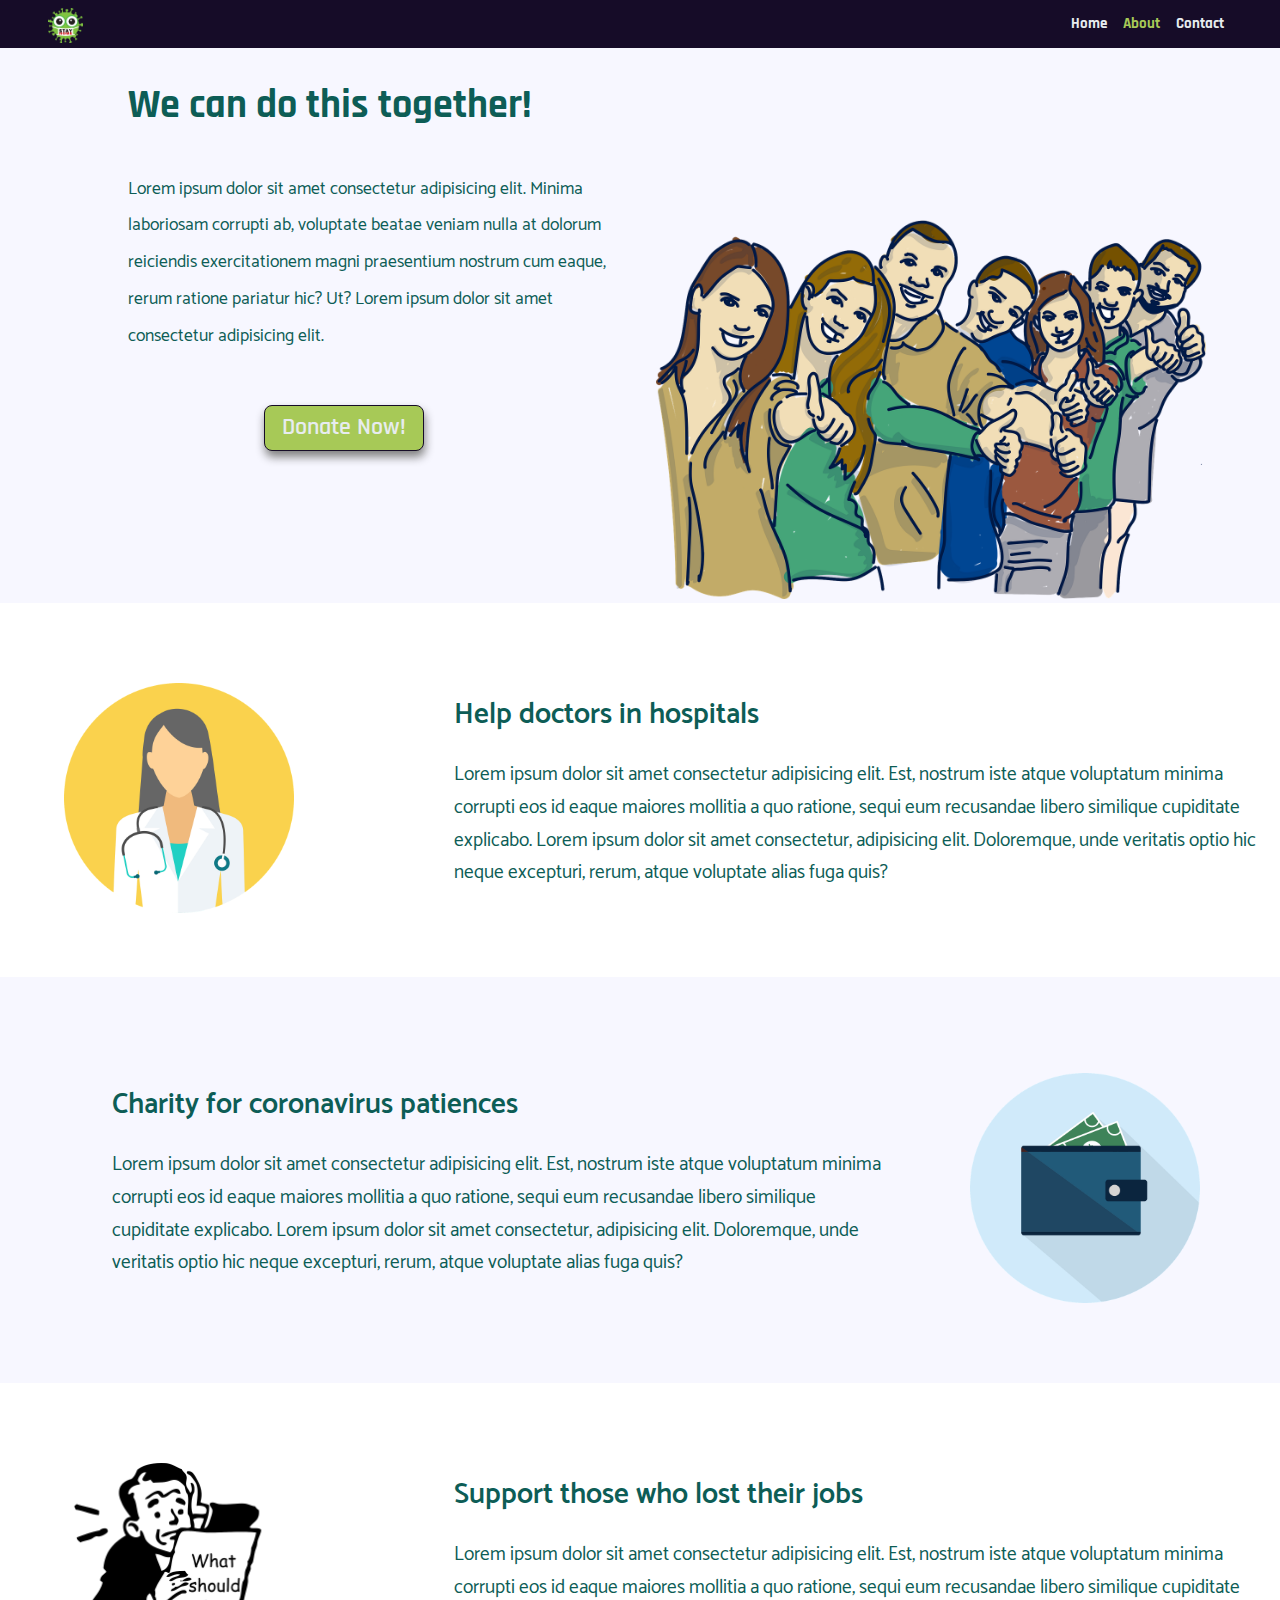
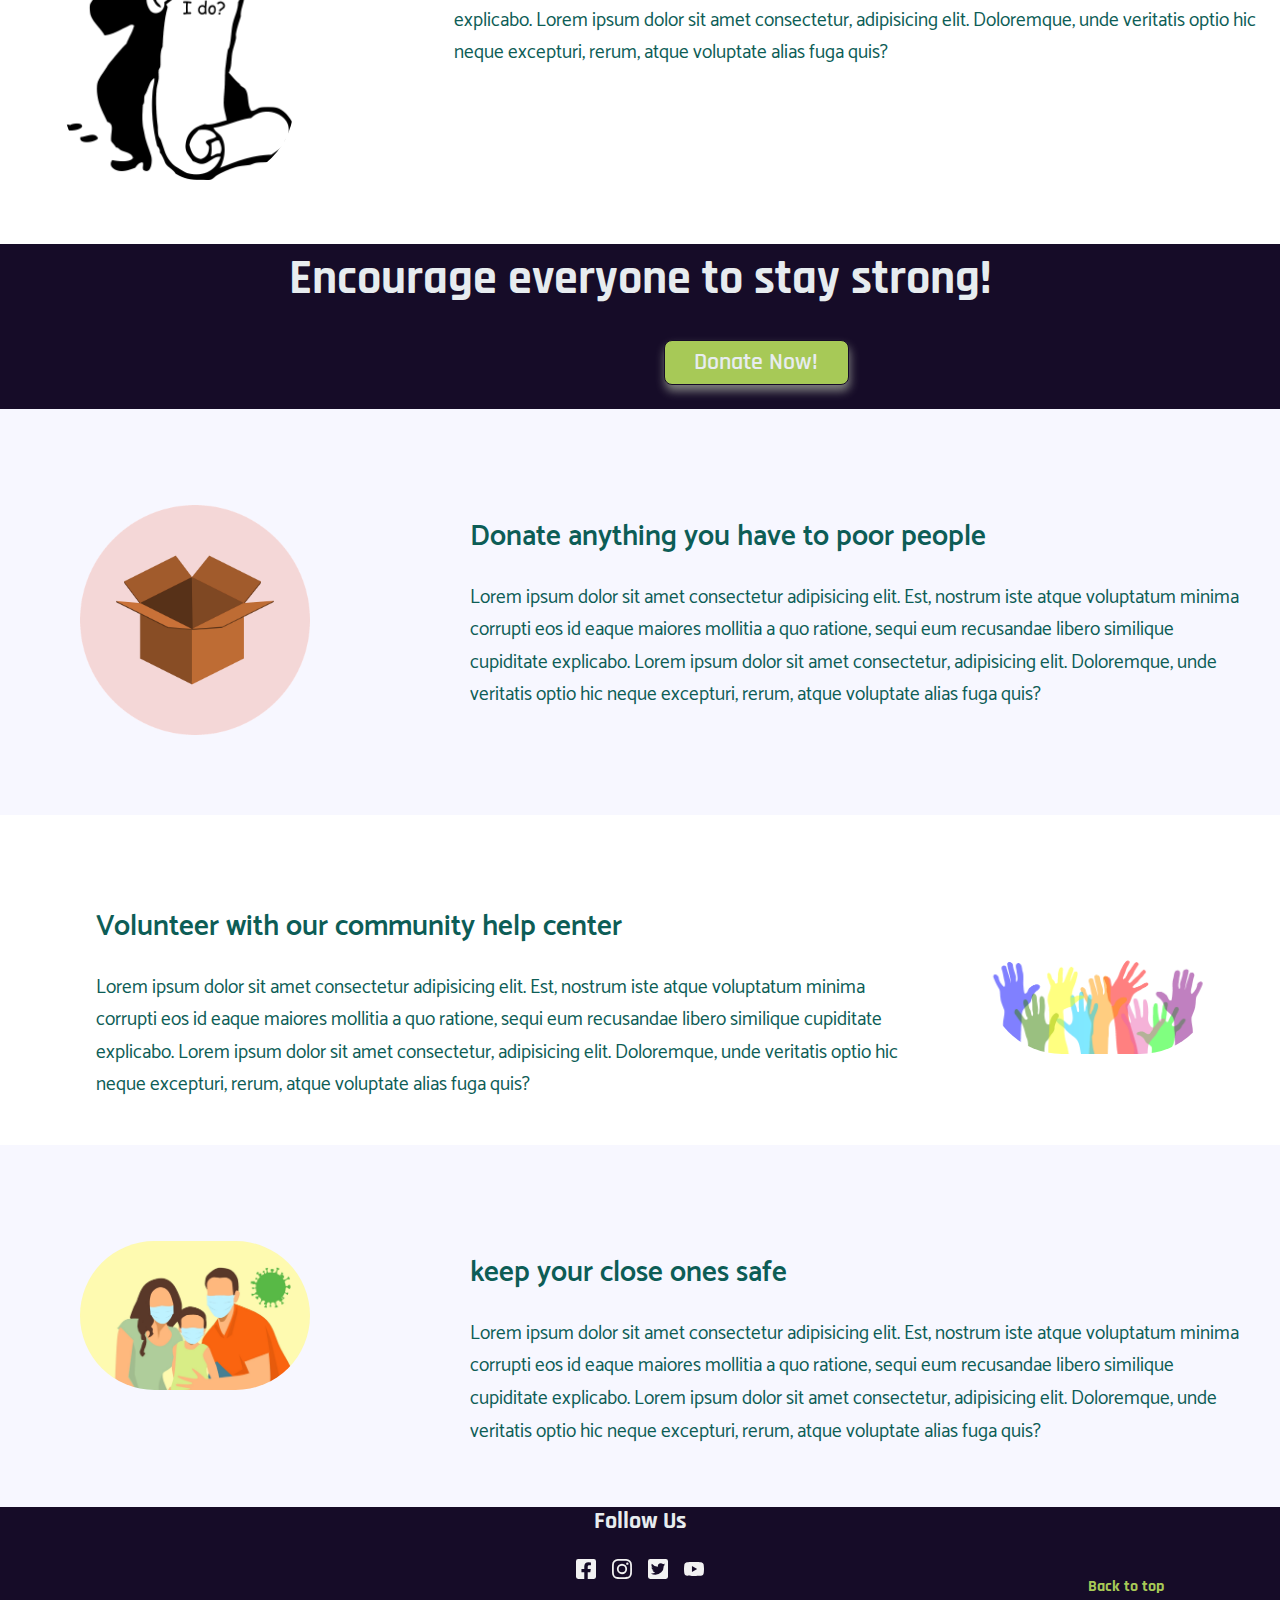
<file: prototype/about.html>
<!DOCTYPE html>
<html lang="zxx">
<head>
    <meta charset="UTF-8">
    <meta name="viewport" content="width=device-width, initial-scale=1.0">
    <title>Donation For Covid-19</title>
    <link rel="shortcut icon" type="images/png" href="images/favicon.png"> <!-- FAVICON IMAGE ON THE TAB-->
    <link rel="stylesheet" href="normalize.css">
    <link rel="stylesheet" href="style.css">
</head>
<body>
    <header>
        <!-- BACK TO TOP LINK -->
        <a id="top"></a>
        <!-- STAY HOME LOGO IMAGE -->
        <div class="logo">
            <img src="images/logo/logo.png" alt="Stay Home">
        </div>
        <!-- THREE NAVIGATION BAR WITH A 'CURRENT-PAGE' LINK-->
        <nav>
            <ul>
                <li><a href="index.html">Home</a></li>
                <li><a class="current-page" href="about.html">About</a></li>
                <li><a href="contact.html">Contact</a></li>
            </ul>
        </nav>
    </header>
    <!-- 'PEOPLE' IMAGE WITH HEADING AND PARAGRAH ALONG WITH A BUTTON-->
    <div class="wrapper1">
        <h1>We can do this together!</h1>
        <div class=texts2>
            <p>Lorem ipsum dolor sit amet consectetur adipisicing elit. Minima laboriosam corrupti ab, voluptate beatae veniam nulla at dolorum reiciendis exercitationem magni praesentium nostrum cum eaque, rerum ratione pariatur hic? Ut? Lorem ipsum dolor sit amet consectetur adipisicing elit. </p>
            <button class="button">Donate Now!</button>
        </div>
        <div class="people_picture">
            <img src="images/about/people.png" alt="People">
        </div>
    </div>
    <!-- CREATED A SECTION FOR 6 PARTS OF DESCRIPTION -->
    <div class="about_section">
        <div class="about">
            <img src="images/about/doctor.png" alt="Doctor">
            <div class="texts1">
                <h1>Help doctors in hospitals</h1>
                <p>Lorem ipsum dolor sit amet consectetur adipisicing elit. Est, nostrum iste atque voluptatum minima corrupti eos id eaque maiores mollitia a quo ratione, sequi eum recusandae libero similique cupiditate explicabo. Lorem ipsum dolor sit amet consectetur, adipisicing elit. Doloremque, unde veritatis optio hic neque excepturi, rerum, atque voluptate alias fuga quis?</p>
            </div>
        </div>
        <div class="about">
            <div class="texts1">
                <h1>Charity for coronavirus patiences</h1>
                <p>Lorem ipsum dolor sit amet consectetur adipisicing elit. Est, nostrum iste atque voluptatum minima corrupti eos id eaque maiores mollitia a quo ratione, sequi eum recusandae libero similique cupiditate explicabo. Lorem ipsum dolor sit amet consectetur, adipisicing elit. Doloremque, unde veritatis optio hic neque excepturi, rerum, atque voluptate alias fuga quis?</p>
            </div>
            <img src="images/about/money.png" alt="Money">
        </div>
        <div class="about">
            <img src="images/about/jobless.png" alt="Jobless">
            <div class="texts1">
                <h1>Support those who lost their jobs</h1>
                <p>Lorem ipsum dolor sit amet consectetur adipisicing elit. Est, nostrum iste atque voluptatum minima corrupti eos id eaque maiores mollitia a quo ratione, sequi eum recusandae libero similique cupiditate explicabo. Lorem ipsum dolor sit amet consectetur, adipisicing elit. Doloremque, unde veritatis optio hic neque excepturi, rerum, atque voluptate alias fuga quis?</p>
            </div>
        </div>
    <!-- ADDED A BREAK SECTION BETWEEN THE PAGE WITH A BUTTON-->
    <div class="break">
        <h1>Encourage everyone to stay strong!</h1>
        <button class="button">Donate Now!</button>
    </div>
        <div class="about">
            <img src="images/about/box.png" alt="Box">
            <div class="texts1">
                <h1>Donate anything you have to poor people</h1>
                <p>Lorem ipsum dolor sit amet consectetur adipisicing elit. Est, nostrum iste atque voluptatum minima corrupti eos id eaque maiores mollitia a quo ratione, sequi eum recusandae libero similique cupiditate explicabo. Lorem ipsum dolor sit amet consectetur, adipisicing elit. Doloremque, unde veritatis optio hic neque excepturi, rerum, atque voluptate alias fuga quis?</p>
            </div>
        </div>
        <div class="about">
            <div class="texts1">
                <h1>Volunteer with our community help center</h1>
                <p>Lorem ipsum dolor sit amet consectetur adipisicing elit. Est, nostrum iste atque voluptatum minima corrupti eos id eaque maiores mollitia a quo ratione, sequi eum recusandae libero similique cupiditate explicabo. Lorem ipsum dolor sit amet consectetur, adipisicing elit. Doloremque, unde veritatis optio hic neque excepturi, rerum, atque voluptate alias fuga quis?</p>
            </div>
            <img src="images/about/volunteer.png" alt="Volunteer">
        </div>
        <div class="about">
            <img src="images/about/family.jpg" alt="Family">
            <div class="texts1">
                <h1>keep your close ones safe</h1>
                <p>Lorem ipsum dolor sit amet consectetur adipisicing elit. Est, nostrum iste atque voluptatum minima corrupti eos id eaque maiores mollitia a quo ratione, sequi eum recusandae libero similique cupiditate explicabo. Lorem ipsum dolor sit amet consectetur, adipisicing elit. Doloremque, unde veritatis optio hic neque excepturi, rerum, atque voluptate alias fuga quis?</p>
            </div>
        </div>
    </div>
    <footer>
        <!-- FOOTER HEADING AND FOUR SOCIAL MEDIA TAGS-->
        <h1>Follow Us</h1>
        <div class="media-tags">
            <img src="images/icons/facebook.svg" alt="Facebook">
            <img src="images/icons/instagram.svg" alt="Instagram">
            <img src="images/icons/twitter.svg" alt="Twitter">
            <img src="images/icons/youtube.svg" alt="Linkedin">
        </div>
        <!--'BACK TO TOP' CLICKABLE LINK WILL -->
        <a href="#top">Back to top</a>
    </footer>
</body>
</html>
</file>
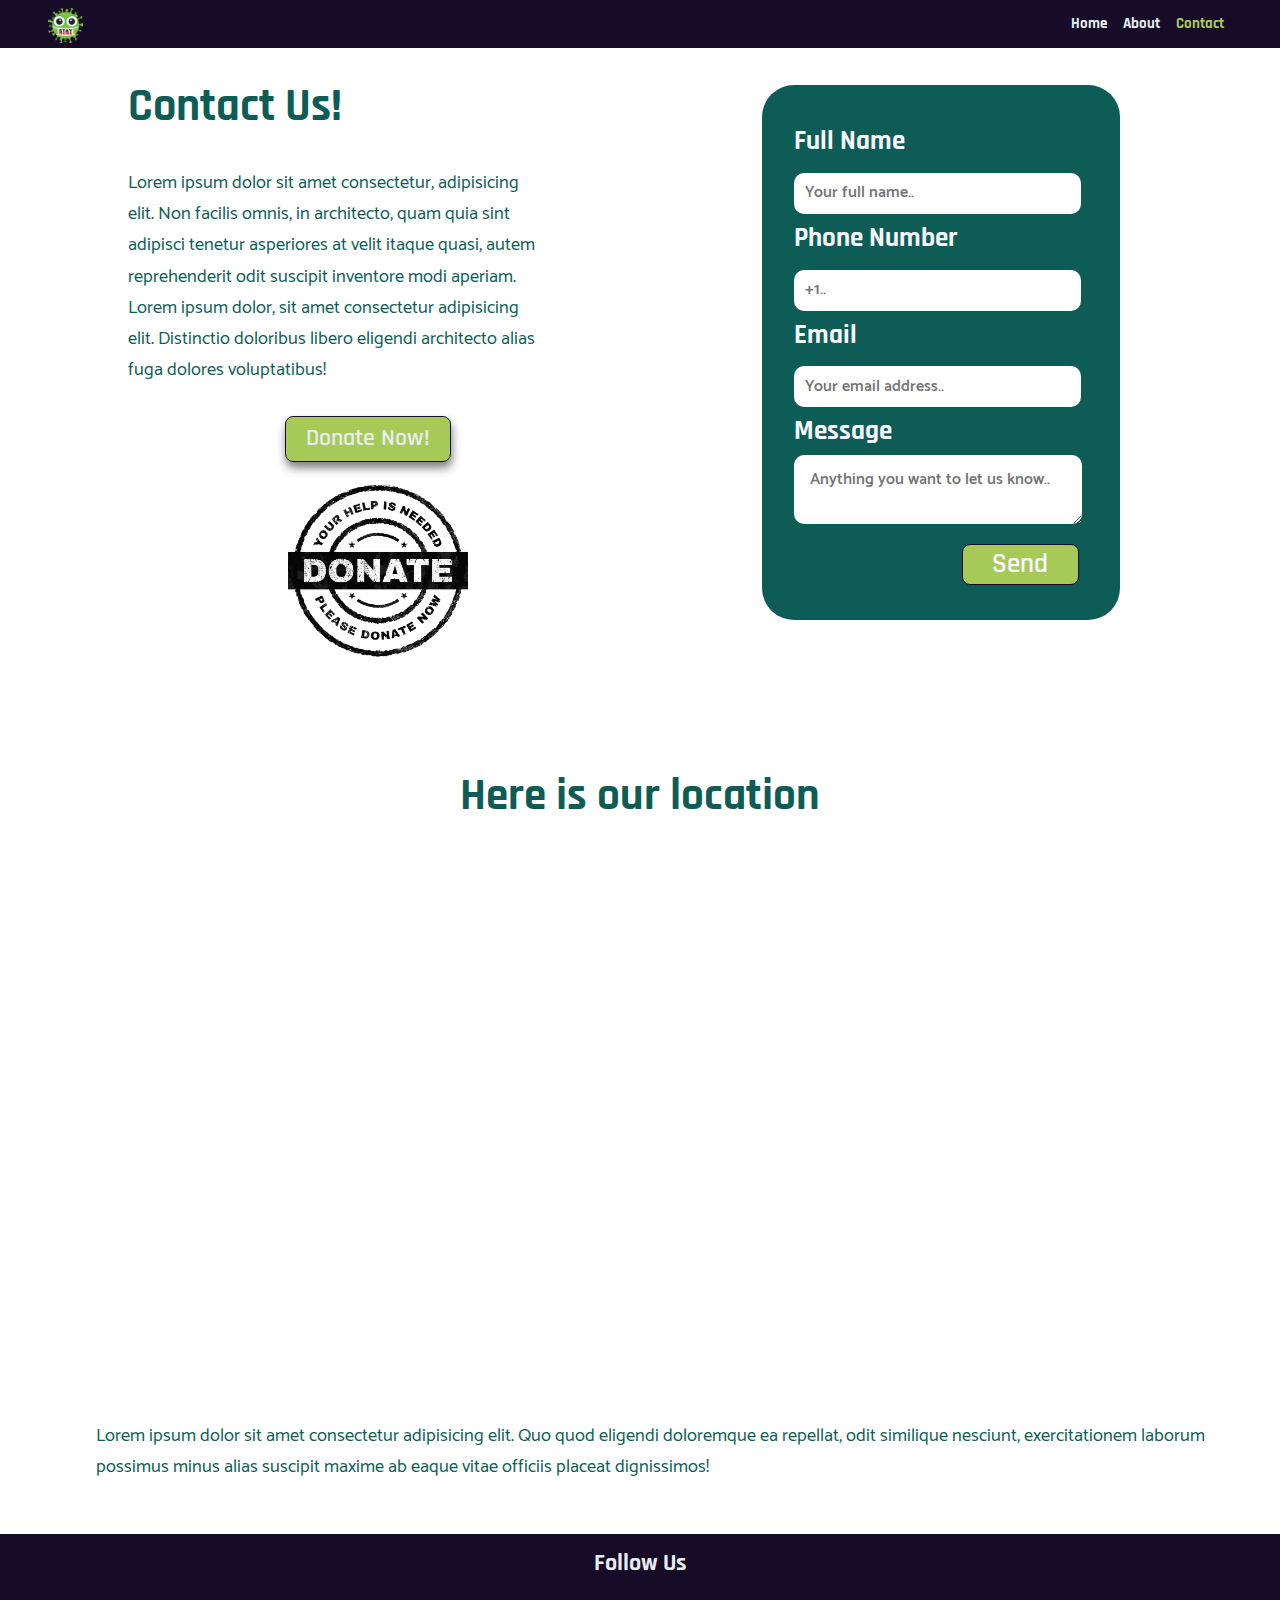
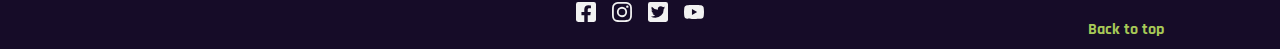
<file: prototype/contact.html>
<!DOCTYPE html>
<html lang="zxx">
<head>
    <meta charset="UTF-8">
    <meta name="viewport" content="width=device-width, initial-scale=1.0">
    <title>Donation For Covid-19</title>
    <link rel="shortcut icon" type="images/png" href="images/favicon.png"> <!-- FAVICON IMAGE ON THE TAB-->
    <link rel="stylesheet" href="normalize.css">
    <link rel="stylesheet" href="style.css">
</head>
<body>
    <header>
        <!-- BACK TO TOP LINK -->
        <a id="top"></a>
        <!-- STAY HOME LOGO IMAGE -->
        <div class="logo">
            <img src="images/logo/logo.png" alt="Stay Home">
        </div>
        <!-- THREE NAVIGATION BAR WITH A 'CURRENT-PAGE' LINK-->
        <nav>
            <ul>
                <li><a href="index.html">Home</a></li>
                <li><a href="about.html">About</a></li>
                <li><a class="current-page" href="contact.html">Contact</a></li>
            </ul>
        </nav>
    </header>
    <!-- 'ONE_SECTION' CREATED FOR FLEXBOX AND GIRD PURPOSES -->
    <div class="one_section">
        <div class="wrapper2">
            <h1>Contact Us!</h1>
            <!-- FORM CREATED FOR CONTACT INFORMATION-->
            <div class="container1">
                <form>
                    <label for="f_name">Full Name</label>
                    <input type="text" name="f_name" id="f_name" placeholder="Your full name..">
                <div>
                    <label for="phone">Phone Number</label>
                    <input type="tel" id="phone" name="phone" placeholder="+1..">
                </div>
                <div>
                    <label for="email">Email</label>
                    <input type="text" name="email" id="email" placeholder="Your email address..">
                </div>
                <div>
                    <label for ="message">Message</label>
                    <textarea name="message" id="message" placeholder="Anything you want to let us know.."></textarea>
                </div>
                <div>
                    <input type="submit" value="Send">
                </div>
                </form>
            </div>
        </div>
        <!-- PARAGRAGH AND IMAGW IN DIVS FOR FLEX AND GRID PURPOSES -->
        <div class="next">
            <div class="paragraph">
                <p>Lorem ipsum dolor sit amet consectetur, adipisicing elit. Non facilis omnis, in architecto, quam quia sint adipisci tenetur asperiores at velit itaque quasi, autem reprehenderit odit suscipit inventore modi aperiam. Lorem ipsum dolor, sit amet consectetur adipisicing elit. Distinctio doloribus libero eligendi architecto alias fuga dolores voluptatibus!</p>
            </div>
            <button class="button">Donate Now!</button>
            <div class="seal">
                <img src ="images/seal.png" alt="Seal">
            </div>
        </div>
    </div> 
    <!-- GOOGLE MAP LINK EMBEDDED TO VIEW ON SCREEN -->   
    <div class="location">
        <h1>Here is our location</h1>
        <iframe src="https://www.google.com/maps/embed?pb=!1m18!1m12!1m3!1d2799.9756257778067!2d-75.68507418457102!3d45.429992679100565!2m3!1f0!2f0!3f0!3m2!1i1024!2i768!4f13.1!3m3!1m2!1s0x4cce05052504d449%3A0x55270f9873f2c742!2sRideau%20St%2C%20Ottawa%2C%20ON!5e0!3m2!1sen!2sca!4v1586585943331!5m2!1sen!2sca" width="600" height="450" style="border:0;" allowfullscreen="" aria-hidden="false" tabindex="0"></iframe>
        <p>Lorem ipsum dolor sit amet consectetur adipisicing elit. Quo quod eligendi doloremque ea repellat, odit similique nesciunt, exercitationem laborum possimus minus alias suscipit maxime ab eaque vitae officiis placeat dignissimos!</p>
    </div>
    <footer>
        <!-- FOOTER HEADING AND FOUR SOCIAL MEDIA TAGS-->
        <h1>Follow Us</h1>
        <div class="media-tags">
            <img src="images/icons/facebook.svg" alt="Facebook">
            <img src="images/icons/instagram.svg" alt="Instagram">
            <img src="images/icons/twitter.svg" alt="Twitter">
            <img src="images/icons/youtube.svg" alt="Linkedin">
        </div>
        <!--'BACK TO TOP' CLICKABLE LINK WILL -->
        <a href="#top">Back to top</a>
    </footer>
</body>
</html>
</file>
<file: style.css>
/*Font-styles used for all texts*/
@font-face {
    src: url(fonts/Catamaran-Bold.ttf);
    font-family: Catamaran-Bold;
}

@font-face {
    src: url(fonts/Satisfy-Regular.ttf);
    font-family: Satisfy;
}

@font-face {
    src: url(fonts/Catamaran-Thin.ttf);
    font-family: Catamaran-Thin;
}

/*****************************MOBILE VIEW**************************/
/**********************HOME*********************/
/*Smooth transition for back to top button*/
html {
    scroll-behavior: smooth;
}

/*Navigation bar and its adjustments*/
.navbar {
    z-index: 1;
}

/*Resized the logo image*/
.navbar-brand img {
    max-width: 140px;
    height: auto;
}

.navbar-nav {
    font-family: Catamaran-Bold;
    font-size: 1.2rem;
    text-align: center;
    background-color: #FDEBF1;
}

/*Slideshow and its features*/
#mySlideshow .carousel-item img {
    width: 100%;
    opacity: 0.6;
}

.carousel-caption {
    bottom: 10%;
}

.carousel-caption h1 {
    font-family: Satisfy;
    color: #22162B;
    background-color: #FDEBF1;
    opacity: 0.9;
}

.carousel-caption button {
    font-family: Catamaran-Bold;
    font-size: 0.7rem;
    background-color: #BF8697;
    border: none;
    padding: 0.5rem;
    margin-top: 1rem;
    border-radius: 10px;
    box-shadow: 2px 4px 5px #22162B;
    cursor: pointer;
}

/*Container section and its changes made*/
.container h1 {
    font-family: Satisfy;
    text-align: center;
}

.container h2 {
    font-family: Satisfy;
    text-align: center;
    margin-top: 2rem;
}

.container p {
    font-family: Catamaran-Thin;
    padding: 2.5rem;
    text-align: left;
}

.container section img {
    max-width: 350px;
    height: auto;
}

/*Footer and its features*/
footer {
    background-color: #BF8697;
}

/*Nav links are not displayed in mobile view*/
footer nav {
    display: none;
}

footer h3 {
    font-family: Catamaran-Bold;
    text-align: center;
    font-size: 1.4rem;
}

.f-logo img {
    width: 170px;
    height: auto;
}

/*Used flex for social media icons to be in one row*/
.media-tags i {
    width: 35px;
    height: 35px;
    padding: 10px;
}

.media-tags {
    display: flex;
    flex-wrap: wrap;
    justify-content: center; 
}

/*Contact details are not displayed in mobile view*/
.details {
    display: none;
}

/*Back to top button in fixed position*/
.top {
    width: 50px;
    height: 50px;
    background-color: #EFCED8;
    position: fixed;
    bottom: 40px;
    right: 50px;
    text-align: center;
    line-height: 3rem;
    color: #22162B;
    font-size: 2rem;
    border-radius: 10px;
}

/**********************PORTFOLIO************************/
/*Container and its features*/
.container button {
    font-family: Catamaran-Bold;
    font-size: 0.7rem;
    background-color: #BF8697;
    border: none;
    padding: 0.5rem;
    border-radius: 10px;
    box-shadow: 2px 4px 5px #22162B;
    cursor: pointer;
}

.container .caption p {
    font-family: Satisfy;
    font-size: 2.3rem;
    text-align: center;
}

/*Hover effect add to thumbnails*/
.thumbnail {
    background-color: #FDEBF1;
    opacity: 3;
    transition: 0.7s 0.5s;
}

.thumbnail:hover {
    opacity: 0.3;
    transition: 0.3s;
    cursor: pointer;
}

/***********************SERVICES*************************/
/*Hover effect on each image*/
.overlay img {
    max-width: 100%;
    height: auto;
    opacity: 1;
    transition: 0.5s ease;
}

.overlay {
    position: relative;
}

.overlay:hover img {
    filter: brightness(40%);
}

.overlay-text h4 {
    font-family: Satisfy;
    color: white;
    text-shadow: 2px 2px 4px #EFCED8;
}

/*Used flex to position text on images*/
.overlay-text {
    position: absolute;
    top: 0;
    display: flex;
    flex-direction: column;
    justify-content: center;
    align-items: center;
    width: 100%;
    height: 100%;
    transition: 0.5s ease; 
}

.overlay-text:hover {
    display: flex;
    cursor: pointer;
}

/*Wrapper and its changes*/
.wrapper img {
    max-width: 300px;
    height: auto;
    margin-top: 3rem;
}

.wrapper h2 {
    font-family: Satisfy;
    text-align: center;
    margin-top: 2rem;
}

.wrapper p {
    font-family: Catamaran-Thin;
    padding: 2.5rem;
    text-align: left;
}

/*Hover effect on both the images*/
.box img {
    width: 70%;
    height: auto;
    opacity: 1;
    transition: 0.5s ease; 
}

.inner-box {
    position: relative;
}

.box:hover img {
    filter: brightness(50%);
}

.box-btn button {
    font-family: Catamaran-Bold;
    font-size: 0.7rem;
    background-color: #BF8697;
    border: none;
    padding: 0.8rem;
    box-shadow: 2px 4px 5px #22162B;
    display: none;
    margin: auto;
    cursor: pointer;
}

/*Used flex to position button on images*/
.box:hover button {
    display: flex;
}

.box-btn {
    position: absolute;
    display: flex;
    flex-direction: column;
    justify-content: center;
    align-items: center;
    width: 100%;
    height: 100%;
    top: 0;
    transition: 0.5s ease;   
}

/**********************CONTACT******************/
/*Heading of the container*/
.container h3 {
    font-family: Satisfy;
    text-align: center;
    margin-top: 3rem;
    margin-bottom: 2rem;
}

/*Form and its features*/
.form {
    background-color: #EFCED8;
    border-radius: 2rem;
    padding: 1.5rem;
    width: 80%;
    line-height: 2rem;
    font-size: 1.5rem;
    font-family: Catamaran-Bold;
    color: #22162B;
    margin-left: 2.5rem;
}

/*Changes made in each input*/
input[type=text],
input[type=tel],
textarea[name=message] {
    width: 100%;
    padding: 0.3rem;
    font-family: Catamaran-Thin;
    font-size: 1rem;
    border-radius: 12px;
    border: none;
    margin-bottom: 1.5rem;
}

input[type=submit] {
    width: 40%;
    padding: 8px 2px;
    font-family: Catamaran-Bold;
    border: none;
    font-size: 2rem;
    background-color: #BF8697;
    color: #22162B;
    cursor: pointer;
}

/*Table and its adjustment*/
.table {
    font-family: Catamaran-Thin;
    font-size: 1.3rem;
}

.table tr,
.table td,
.table th {
    border: 5px solid #BF8697;
    padding: 0.5rem;
}

th {
    font-family: Catamaran-Bold;
}

td:nth-child(1) {
    font-family: Catamaran-Bold;
}

/*Resized images and heading*/
.circle-img img {
    width: 100px;
    height: auto;
    border-radius: 50%;
    margin-top: 1rem;
}

.circle-img h4 {
    font-family: Catamaran-Bold;
    font-size: 1.2rem;
}

/*Google map location size*/
iframe {
    width: 100%;
}

/*Contact details and its changes*/
.contact-details button {
    font-family: Catamaran-Bold;
    font-size: 1.2rem;
    background-color: #BF8697;
    border: none;
    padding: 10px 40px;
    box-shadow: 2px 4px 5px #22162B;
    border-radius: 0px;
}

.contact-details i {
    color: #BF8697;
    font-size: 2rem;
    margin-top: 2rem;
}

.contact-details p {
    font-family: Catamaran-Bold;
    padding: 0rem;
    margin-top: 2.5rem;
    margin-left: 1.5rem;
}

/*******************MEDIA QUERIES********************/
@media only screen and (min-width: 298px) {
    .carousel-caption {
        bottom: 4.5%;
    }

    .carousel-caption h1 {
        font-size: 1.8rem;
    }

    .carousel-caption button {
        font-size: 0.6rem;
        margin-top: 0rem;
    }
}

/*To make carousel-caption responsive*/
@media only screen and (min-width: 498px) {
    .carousel-caption {
        bottom: 6%;
    }

    .carousel-caption h1 {
        font-size: 3rem;
    }
}

@media only screen and (min-width: 598px) {
    .carousel-caption {
        bottom: 15%;
    }

    .carousel-caption h1 {
        font-size: 3rem;
    }
}

@media only screen and (min-width: 698px) {
    .carousel-caption {
        bottom: 15%;
    }

    .carousel-caption h1 {
        font-size: 3.5rem;
    }
}

/***********************TABLET VIEW*********************/
@media only screen and (min-width: 768px) {
    /*Resized the logo image*/
    .navbar-brand img {
        max-width: 200px;
        height: auto;
    }

    .navbar-nav {
        background-color: transparent; 
    }

    /*Slideshow and its changes made*/
    .carousel-caption {
        bottom: 18%;
    }

    .carousel-caption h1 {
        font-size: 3.5rem;
    }

    /*Changes made on texts of container*/
    .container h1 {
        font-size: 3.3rem;
    }
    
    .container h2 {
        font-size: 2.2rem;
    }
    
    .container p {
        font-size: 1.2rem;
    }

    .container section img {
        max-width: 450px;
        height: auto;
    }

    /*Footer and displayed nav links from tablet view*/
    footer nav {
        display: block;
    }

    footer .navbar-nav {
        font-size: 1rem; 
    }

    .f-logo img {
        width: 300px;
        height: auto;
    }

    /*Contact details displayyed from tablet view*/
    .details {
        display: block;
        font-family: Catamaran-Bold;
        font-size: 0.8rem;
        text-align: center;
        margin-top: 1rem;
    } 

    /*Back to top button*/
    .top {
        bottom: 100px;
        right: 10px;
    }

    /************************PORTFOLIO*********************/
    /*Adjusted the font size of captions*/
    .container .caption p {
        font-size: 1.8rem;
    }

    /*************************SERVICES*********************/
    /*Resized images*/
    .wrapper img {
        max-width: 450px;
        height: auto;
    }

    .box img {
        width: 90%;
        height: auto;
    }

    /**************************CONTACT********************/
    /*Resized form and icons*/
    .form {
        padding: 1.5rem;
        width: 70%;
        margin-left: 6.5rem;
    }

    .contact-details i {
        margin-left: 6rem;
    }     
}

/*******************MEDIA QUERIES********************/
/*To make carousel-caption responsive*/
@media only screen and (min-width: 798px) {
    .carousel-caption {
        bottom: 20%;
    }

    .carousel-caption h1 {
        font-size: 4rem;
    }
}

@media only screen and (min-width: 890px) {
    .carousel-caption {
        bottom: 20%;
    }

    .carousel-caption h1 {
        font-size: 4.5rem;
    }
}

/***********************DESKTOP VIEW************************/
@media only screen and (min-width: 992px) {
    /*Resized the logo image*/
    .navbar-brand img {
        max-width: 300px;
        height: auto;
    }

    /*Few changes made in slideshow features*/
    .carousel-caption {
        bottom: 25%;
    }

    .carousel-caption h1 {
        font-size: 5.5rem;
    }

    .carousel-caption button {
        font-size: 1.2rem;
    }

    .carousel-inner {
        height: 700px;
    }

    /*Container and its adjustments made*/
    .container h1 {
        font-size: 4rem;
    }
    
    .container p {
        line-height: 2rem;
    }
    
    .container section img {
        max-width: 550px;
        height: auto;
    }

    /*Adjustment made along with other texts*/
    footer {
        padding-left: 6rem;
    }

    /*Back to top button*/
    .top {
        bottom: 20px;
        right: 10px;
    }

    /************************PORTFOLIO*********************/
    /*Few changes made in container*/
    .container button {
        font-size: 1.2rem;
    }

    .container .caption p {
        font-size: 2.3rem;
    }

    /***************************SERVICES****************/
    /*Few changes made on texts and images*/
    .overlay-text h4 {
        font-size: 2rem;
    }

    .wrapper img {
        max-width: 550px;
        height: auto;
        margin-top: 3rem;
    }

    .wrapper p {
        line-height: 2rem;
        font-size: 1.1rem;
    }

    .box img {
        width: 100%;
        height: auto;
    }

    .box-btn button {
        font-size: 0.9rem;
        padding: 0.9rem;
    }

    /****************************CONTACT************************/
    /*Few changes made in heading, form and map*/
    .container h3 {
        text-align: left;
        margin-bottom: -2rem;
    }
    
    .form {
        margin-left: 0;
        width: 20%;
        margin-top: 4rem;
    }

    /*Resized image and heading*/
    .circle-img img {
        width: 90px;
        height: auto;
        margin-top: 1rem;
    }
    
    .circle-img h4 {
        font-size: 1.2rem;
        padding: 1rem;
    }  

    /*Resized google map*/
    iframe {
        width: 85%;
    }

    /*Changes made in contact-details*/
    .contact-details {
        margin-top: 8rem;
    }
    
    .contact-details button {
        font-size: 1.5rem;
    }

    .contact-details h3 {
        text-align: center;
        margin-bottom: 2rem;
    }
    
    .contact-details p {
        padding: 0rem;
        margin-top: 2.2rem;
    }
}

/*******************MEDIA QUERIES********************/
/*To make carousel-caption responsive*/
@media only screen and (min-width: 1190px) {
    .carousel-caption {
        bottom: 40%;
    }

    .carousel-caption h1 {
        font-size: 6.3rem;
    }
}

@media only screen and (min-width: 1290px) {
    .carousel-caption {
        bottom: 41%;
    }

    .carousel-caption h1 {
        font-size: 7rem;
    }
}
</file>
<file: mtm6201-picture-this-master/style.css>
@import url('https://fonts.googleapis.com/css?family=Roboto:300,700&display=swap');

html,
body {
  margin: 0;
  border: 0;
  font-family: 'Roboto', sans-serif;
}

.header {
  display: grid;
  grid-template-columns: 1fr;
  align-items: center;
  background-color: cadetblue;
}

.title {
  padding: 50px 25px;
  text-align: center;
}

h1 {
  font-size: 3rem;
  margin: 0;
}

h4 {
  font-size: 1.5rem;
  font-weight: 300;
}

img {
  display: block;
}

@media (min-width: 960px) {
  .header {
    grid-template-columns: repeat(2, 1fr);
  }
}
</file>
<file: munshatelias-mtm6201-landing-page/style.css>
/* Imported four same fonts but with different font-weights from the folder*/ 
@font-face {
    src: url(fonts/Montserrat-Bold.ttf);
    font-family: Montserrat;
}

@font-face {
    src: url(fonts/Montserrat-Regular.ttf);
    font-family: Montserrat-Regular;
}

@font-face {
    src: url(fonts/Montserrat-Thin.ttf);
    font-family: Montserrat-Thin;
}

@font-face {
    src: url(fonts/Montserrat-Light.ttf);
    font-family: Montserrat-Light;
}

/********************MOBILE VIEW********************/
body {
    background-color: #f7f7ff;
}

.wrapper {
    margin: 0 auto;
    width: 100%;
}

/* Rezied the logo image at the top of the page*/
div.logo img {
    max-width: 40%;
    height: auto;
    padding: 2rem;
}

/* Headings of the Landing page*/
h1 {
    font-family: Montserrat;
    font-size: 5rem;
    margin-top: 1.5rem;
    color: #333131;
    line-height: 5.5rem;
    padding: 2.5rem;
}

h2 {
    font-family: Montserrat-Thin;
    font-weight: bold;
    font-size: 1.8rem;
    line-height: 2.5rem;
    color: #333131;
    margin-top: -8rem;
    padding: 2.5rem;
}

/* Resized the scooter image to be adjusted on the mobile screen*/
div.picture {
    width: 90%;
    height: auto;
    margin-top: -4.5rem;
    padding: 1rem;
}

/* Created the 'Apply Now' form with specific details*/
.form {
    background-color: white;
    width: 75%;
    border-radius: 30px;
    box-shadow: 5px 10px 18px rgb(133, 132, 132);
    padding: 1rem;
    margin-top: 1.5rem;
    font-family: Montserrat-Thin;
    font-size: 1.1rem;
    color: #333131;
    font-weight: bold;
    margin-left: 2.5rem;
}

/* Both headings of the form */
.form h1 {
    font-size: 2.7rem;
    margin-top: -3rem;
}

h3 {
    font-family: Montserrat-Thin;
    font-size: 1.2rem;
    margin-top: -5rem;
    margin-left: 2rem;
}

/* Used boxes to create a form by using flexbox*/
.boxes {
    display: flex;
    flex-wrap: wrap;
    justify-content: left;
    flex-direction: column;
}

/*Created each box with specific details*/
.box {
    min-width: 2em;
    min-height: 2.5em;
    margin: 10px;
    background-color: #f3f3f3;
    border-radius: 10px;
}


input[type=text] {
    width: 95%;
    font-family: Montserrat-Thin;
    font-size: 1.1rem;
    color: #333131;
    font-weight: bold;
    border: none;
    background-color: #f3f3f3;
    margin-top: 0.5rem;
    margin-left: 0.5rem;
}

/* Increased the size of the checkbox */
input.agree {
    width: 25px;
    height: 25px;
    margin-top: 0.5rem;
    margin-left: 0.75rem;
    cursor: pointer;
}

/* Increased the button size along with texts inside*/
button[type=button] {
    width: 93%;
    font-family: Montserrat;
    font-size: 1.7em;
    color: #333131;
    background-color: #57eeab;
    border: none;
    border-radius: 10px;
    padding: 0.8rem;
    margin-top: 0.6rem;
    margin-left: 0.7rem;
}

/* Fixed the sentence in aligning and changed the colour of half sentence to red*/
.statement {
    margin-left: 0.7rem;
    margin-top: -2rem;
}
.answer {
    color: #ff8480;
}

/*Footer section */
footer {
    background-color: #fffd8c;
    margin-top: 6rem;
}

/*Headings of the footer section*/
footer h1 {
    font-size: 1.5rem;
    line-height: 1.2em;
    padding: 2rem;
    margin-top: -2rem;
}

footer h3 {
    font-size: 1.3rem;
    padding: 2rem;
    margin-top: -4rem;
    margin-left: -0.01rem;
}

/* Created footer form by using gird*/
.blocks {
    display: grid;
    grid-gap: 10px;
    grid-template-columns: repeat(3 , 1fr);
    grid-template-rows: repeat(2, 1fr);
    grid-template-areas: 
    "one two two"
    "three three three";
    padding: 2rem;
    margin-top: -4rem;
}

.block {
    background-color: #f7f7ff;
    border-radius: 10px;
    padding: 10px 0;
}

/* Individual block was used by grid area and was adjusted along the form*/
.blocks .block:nth-child(1) {
    grid-area: one;
    text-align: center;
    font-family: Montserrat-Regular;
    font-size: 1.1rem;
    color: #8b8b8b;
    margin-bottom: 2rem;
}

.blocks .block:nth-child(2) {
    grid-area: two;
    text-align: left;
    font-family: Montserrat-Regular;
    font-size: 1.1rem;
    color: #8b8b8b;
    padding-left: 0.8rem;
    margin-bottom: 2rem;
}

.blocks .block:nth-child(3) {
    grid-area: three;
    background-color: #ff8480;
    text-align: center;
    font-family: Montserrat;
    font-size: 1.7rem;
    color: white;
    margin-top: -2rem;
    margin-bottom: 3.5rem;
}

/* Flex was used on Social icons to resized and aligned with the form*/
.media-tags {
    display: flex;
    justify-content: space-between;
    align-items: center;
    margin-left: 3.7rem;
    margin-top: -3rem;
    width: 300px;
    height: auto;
}



/*****************************TABLET VIEW *************************/
@media only screen and (min-width: 600px) {

    /* Resized the logo along with the tablet screen*/
    div.logo img {
        max-width: 15%;
        height: auto;
    }

    /* Adjusted the alignment of the headings*/
    h1 {
        margin-top: -4rem;
        line-height: 5.9rem;
    }

    h2 {
        font-size: 1.55rem;
        line-height: 2rem;
        margin-top: -7rem;
    }

    /* Increased the size of scooter image in the middle of the page*/
    div.picture {
        width: 55%;
        height: auto;
        margin-left: 8rem;
        margin-top: -6rem;
    }

    /* Fixed the texts and alignment of each box of the form */
    .form {
        margin-left: 4rem;
    }

    .form h1 {
        font-size: 2.3rem;
    }

    h3 {
        font-size: 1.7rem;
        margin-top: -5rem;
    }

    .boxes {
        margin-top: -2rem;
        padding: 0.5rem;
    }

    button[type=button] {
        width: 95%;
    }

    .statement {
        text-align: center;
        font-size: 1rem;
    }

    /* Decreased the font sizes to adject along with footer section*/
    footer {
        margin-top: 5rem;
        padding: 2.5rem;
        padding-bottom: 10rem;
    }

    footer h1 {
        font-size: 1.3rem;
        margin-top: -3rem;
    }

    footer h3 {
        font-size: 1.15rem;
    }

    /* Used grids to label boxes into one column*/
    .blocks {
        display: grid;
        grid-template-columns: repeat(5 , 1fr);
        grid-template-areas: 
        "one two two three three";
        grid-gap: 20px;
    }

    /*Fixed the boxes to be in same size*/
    .block {
        padding: 7px 0;
    }

    .blocks .block:nth-child(1) {
        text-align: right;
        padding-right: 3rem;
        padding-left: 1rem;
        margin-bottom: 4rem;
    }

    .blocks .block:nth-child(2) {
        margin-bottom: 4rem;
        margin-left: -0.5rem;
    }

    .blocks .block:nth-child(3) {
        margin-left: -0.5rem;
        margin-top: 0rem;
        font-size: 1.4rem;
        margin-bottom: 4rem;
        cursor: pointer;
    }

    /* Adjusted icons to be aligned with the section of the footer*/
    .media-tags {
        margin-left: 7rem;
        margin-top: -9rem;
        width: 300px;
        height: auto;
    }  
}

/*************************DESKTOP VIEW*****************************/
@media only screen and (min-width: 850px) {

    /*Resized the logo to adjust along with desktop screen*/
    div.logo img {
        max-width: 12%;
        height: auto;
        padding: 4rem;
    }
    /*Headings are decreased and aligned */
    h1 {
        font-size: 4.5rem;
        line-height: 5rem;
        padding: 4rem;
        padding-right: 48rem;
        margin-bottom: -2rem;
    }

    h2 {
        font-size: 1.3rem;
        line-height: 1.7rem;
        padding: 4rem;


    }

    /* Increased the scooter image and set it at back of the form */
    div.picture {
        width: 40%;
        height: auto;
        margin-left: 24rem;
        margin-top: -21.1rem;
        position: absolute;
        z-index: -1;
    }

    /* Resized the form and fixed the details*/
    .form {
        width: 25%;
        margin-left: 56rem;
        margin-top: -20.5rem;
        font-size: 1rem;
    }

    .form h1 {
        font-size: 2rem;
        padding: 0.5rem;
        margin-top: -0.5rem;
        margin-left: 0.6rem;
    }

    h3 {
        font-size: 1.2rem;
        margin-top: 1rem;
        margin-left: 1rem;
    }

    .boxes {
        margin-top: -1rem;
    }

    .box {
        margin: 5px;
    }

    input[type=text] {
        width: 85%;
        font-size: 0.9rem;
        margin-top: 0.7rem;
    }
     
    .statement {
        text-align: center;
        font-size: 0.7rem;
    }

    /* Decreased the font sizes to adject along with footer section*/
    footer {
        margin-top: 4rem;
        padding-bottom: 5rem;
    }
    
    footer h1 {
        font-size: 1rem;
    }
    
    footer h3 {
        font-size: 0.9rem;
    }

    /*Aligned all blocks in one row at left corner of the footer section*/
    .block {
        width: 25%;
    }

    .blocks .block:nth-child(2) {
        margin-left: -7rem;
        padding-right: 5rem;
    }

    .blocks .block:nth-child(3) {
        margin-left: -24rem;
        font-size: 1.2rem;
        padding-left: 0.5rem;
        padding-right: 0.5rem;

    }

    /*Used flex to shift at the left corner of the footer section*/
    .media-tags {
        display: flex;
        margin-left: 60rem;
        justify-content: space-evenly;
        margin-top: -15.5rem;
    }    
}
</file>
<file: prototype/style.css>
/* IMPORTED FONT-FAMILYS FROM ORIGINAL FILE */
@font-face {
    src: url(fonts/Rajdhani-Bold.ttf);
    font-family: Rajdhani-Bold;
}

@font-face {
    src: url(fonts/Catamaran-SemiBold.ttf);
    font-family: Catamaran-SemiBold;
}

@font-face {
    src: url(fonts/Rajdhani-SemiBold.ttf);
    font-family: Rajdhani-SemiBold;
}

@font-face {
    src: url(fonts/Catamaran-Regular.ttf);
    font-family: Catamaran-Regular;
}

/* ROTATION OF THE OBJECT ANIMATION USED */
@keyframes rotation{
    from {
        transform: rotate(0deg);
    }
    to {
        transform: rotate(359deg);
    }
}

/**************************** MOBILE VIEW *****************************/
/**************************** HOME ************************************/
/* ADDED THE ROTATION ANIMATION ON THE LOGO */
.logo img {
    max-width: 100px;
    height: auto;
    animation-name: rotation;
    animation-duration: 2s;
    animation-iteration-count: infinite;
    animation-timing-function: linear;
}

/* ADJUSTED LOGO TO MATCH WITH NAVIGATION MENU*/
.logo {
    background-color: #160C28;
    text-align: center;
    padding-top: 1rem;
    padding-bottom: 2rem;
    width: 100%;
}

/* NAVIGATION AND CLINKABLE LINKS FEATURES*/
nav ul {
    list-style-type: none;
    border-bottom: 2px solid #E7ECEF;
    margin: 0;
    padding: 0;
}

nav ul li a {
    display: block;
    text-decoration: none;
    font-family: Rajdhani-Bold;
    color: #E7ECEF;
    text-align: center;
    font-size: 1.2rem;
    padding: 15px 8px; 
    border-top: 2px solid #E7ECEF;
    background-color: #160C28;
}

nav a:link,
nav a:visited {
    color: #E7ECEF;
}

nav a:hover,
nav a:active,
nav a.current-page {
    color: #A7C957;
}

/* BLURED THE BACKGROUND PICTURE */
.bg-picture img{
    max-width: 100%;
    height: auto;
    filter: blur(2px);
}

.bg-picture {
    position: relative;
}

/* HEADINGS AND BUTTON POSITIONED ON TOP OF THE PICTURE*/
.heading-1 {
    position: absolute;
    top: 30%;
    left: 42%;
    transform: translate(-36%, -50%);
    font-family: Rajdhani-Bold;
    color: #0D5D56;
    font-size: 1.8rem;  
}

.heading-2 {
    position: absolute;
    top: 45%;
    left: 14%;
    font-family: Catamaran-SemiBold;
    color: #0D5D56;
    font-size: 1.2rem;
}

.bg-picture .button {
    background-color: #A7C957;
    border: 1px solid #160C28;
    border-radius: 8px;
    font-family: Rajdhani-SemiBold;
    color: #E7ECEF;
    text-align: center;
    font-size: 1rem;
    position: absolute;
    top: 65%;
    left: 37.5%;
    padding: 7px 17px;
    cursor: pointer;
    box-shadow: 1px 6px 10px grey;
}

/* COVID-19 SECTION AND ITS FEATURES */
.covid-19 img {
    max-width: 100%;
    height: auto;
}

.covid-19 {
    background-color: #f7f7ff;
}

.covid-19 h1 {
    font-family: Catamaran-SemiBold;
    font-size: 1.2rem;
    color: #0D5D56;
    margin-left: 3rem;
    margin-top: 2rem;
}

.covid-19 p {
    font-family: Catamaran-Regular;
    font-size: 0.9rem;
    color: #0D5D56;
    padding: 1.5rem;
    margin-left: 1.5rem;
    line-height: 1.7rem;
}

/* CONTAINER SECTION AND CHANGES MADE*/
.container h1 {
    font-family: Catamaran-SemiBold;
    color: #0D5D56;
    font-size: 1.7rem;
    text-align: center;
    margin-top: 3rem;
}

/* USED GRID FOR THE IMAGES TO BE IN ONE COLUMN */
.items {
    display: grid;
}

.items .column img {
    width: 250px;
    height: auto;
    margin-top: 4rem;
    margin-bottom: 2rem;
}

/* USED FLEX TO CENTER IMAGES IN ONE COLUMN */
.column {
    display: flex;
    flex-direction: column;
    align-items: center;
}

.container h3 {
    font-family: Catamaran-Regular;
    color: #0D5D56;
    font-size: 1.2rem;
    text-align: center;
}

.btn .button {
    background-color: #A7C957;
    border: 1px solid #160C28;
    border-radius: 8px;
    font-family: Rajdhani-SemiBold;
    color: #E7ECEF;
    text-align: center;
    font-size: 1rem;
    padding: 7px 17px;
    cursor: pointer;
    box-shadow: 1px 6px 10px grey;
    margin-left: 11.5rem;
    margin-top: 1rem;
}

.container p {
    font-family: Catamaran-Regular;
    font-size: 0.9rem;
    color: #0D5D56;
    padding: 1.5rem;
    margin-left: 1rem;
    line-height: 1.7rem;
}

/* FOOTER AND TEXTS FEATURES */
footer {
    background-color: #160C28;
}

footer h1 {
    font-family: Rajdhani-Bold;
    color: #E7ECEF;
    font-size: 2.5rem;
    text-align: center;
    padding: 1rem;
}

/* USED FLEX FOR SOCIAL MEDIA ICONS TO BE IN ONE ROW */
.media-tags {
    display: flex;
    flex-wrap: wrap;
    justify-content: center; 
}

.media-tags img {
    width: 20px;
    height: 20px;
    padding: 10px;
}

/* 'BACK TO TOP' LINK FEATURES */
footer a {
    font-family: Rajdhani-Bold;
    color: #A7C957;
    text-decoration: none;
    position: relative;
    left: 370px;
    bottom: 10px;
}

/* HOVER ON 'BACK TO TOP' WHEN CLICKED */
footer a:hover {
    color: #E7ECEF;
}

/*********************************ABOUT******************************/
@keyframes slidein {
    from {
        margin-left: 33%;
        width: 100%;
    }

    to {
        margin-left: 0%;
        width: 100%;
    }
}

/* WRAPPER1 SECTION AND ITS ADJUSTMENT MADE*/
.wrapper1 {
    background-color: #f7f7ff;
    margin-top: -1.5rem;
    z-index: -1;
}

.wrapper1 h1 {
    font-family: Rajdhani-Bold;
    color: #0D5D56;
    font-size: 1.8rem;
    text-align: center;
    padding: 2rem;
}

.wrapper1 p {
    font-family: Catamaran-Regular;
    color: #0D5D56;
    font-size: 0.9rem;
    line-height: 1.7rem;
    padding: 2rem;
    margin-left: 1.5rem;
    margin-top: -3rem;
}

.texts2 .button {
    background-color: #A7C957;
    border: 1px solid #160C28;
    border-radius: 8px;
    font-family: Rajdhani-SemiBold;
    color: #E7ECEF;
    text-align: center;
    font-size: 1rem;
    padding: 7px 17px;
    cursor: pointer;
    box-shadow: 1px 6px 10px grey;
    width: 25%;
    margin-left: 11.5rem;
}

/* SLIDE-IN/OUT ANIMATION USED ON THE 'PEOPLE' IMAGE*/
.wrapper1 img {
    max-width: 70%;
    height: auto;
    margin-top: 2rem;
    animation-name: slidein;
    animation-duration: 2s;
    animation-iteration-count: infinite;
    animation-direction: alternate;
    animation-timing-function: ease-in-out;
    opacity: 1;
    transition: 1s 0.5s;
}

/* HOVER EFFECT ADDED ON THE 'PEOPLE' IMAGE*/
.wrapper1 img:hover {
    opacity: 0.1;
    transition: 0.3s;
}

/* IMAGES ARE NOT DISPLAYED IN THE MOBILE VIEW */
.about_section .about img {
    display: none;
}

.about_section .about h1 {
    font-family: Catamaran-SemiBold;
    color: #0D5D56;
    font-size: 1.3rem;
    text-align: center;
    padding-top: 1rem;
}

.about_section .about p {
    font-family: Catamaran-Regular;
    color: #0D5D56;
    font-size: 0.9rem;
    line-height: 1.7;
    padding: 1.5rem;
    text-align: center;
}

/* GAVE BACKGROUND COLOR TO ALTERNATE PARTS OF ABOUT SECTION*/
.about_section .about:nth-child(2),
.about_section .about:nth-child(5),
.about_section .about:nth-child(7)  {
    background-color: #f7f7ff;
    padding: 1rem;
}

.about_section {
    margin-bottom: -2rem;
}

/* SECTION BETWEEN THE PAGE WITH BUTTON*/
.break {
    background-color: #160C28;
    padding: 1.5rem;
}

.break h1{
    font-family: Rajdhani-Bold;
    color: #E7ECEF;
    font-size: 1.3rem;
    text-align: center;
    margin-top: -1rem;
}

.break .button {
    background-color: #A7C957;
    border: 1px solid #160C28;
    border-radius: 8px;
    font-family: Rajdhani-SemiBold;
    color: #E7ECEF;
    text-align: center;
    font-size: 1rem;
    padding: 7px 17px;
    cursor: pointer;
    box-shadow: 1px 6px 10px grey;
    margin-left: 9.9rem;
}

/*********************************CONTACT*****************************/
@keyframes jump {
    10%, 25% {
      transform: translateY(100px) scale(1.5);
     }
}

.wrapper2 h1 {
    font-family: Rajdhani-Bold;
    color: #0D5D56;
    text-align: center;
    font-size: 1.8rem;
}

/* CONTACT FORM AND ITS PROPERTIES*/
.container1 {
    background-color: #0D5D56;
    border-radius: 2rem;
    padding: 1.5rem;
    width: 70%;
    line-height: 2.5rem;
    font-size: 1.4rem;
    font-family: Rajdhani-Bold;
    color: #f7f7ff;
    margin-left: 3rem;
}

/* CHANGES MADE IN EACH INPUT */
input[type=text] {
    width: 90%;
    padding: 0.5rem;
    font-family: Catamaran-SemiBold;
    font-size: 1rem;
    border-radius: 10px;
    border: none;
}

input[type=tel] {
    width: 90%;
    padding: 0.5rem;
    font-family: Catamaran-SemiBold;
    font-size: 1rem;
    border-radius: 10px;
    border: none;
}

textarea[name=message] {
    width: 90%;
    padding: 0.5rem;
    font-family: Catamaran-SemiBold;
    font-size: 1rem;
    border-radius: 10px;
    border: none;
}

input[type=submit] {
    width: 40%;
    padding: 4px 3px;
    font-family: Rajdhani-SemiBold;
    border: 1px solid #160C28;
    border-radius: 8px;
    font-size: 1.5rem;
    background-color: #A7C957;
    color: #f7f7ff;
    cursor: pointer;
    margin-left: 10.5rem;
}

/* NEXT SECTION AND ITS CHANGES*/
.next p {
    font-family: Catamaran-Regular;
    color: #0D5D56;
    font-size: 0.9rem;
    line-height: 1.7;
    padding: 2rem;
    text-align: left;
    padding-bottom: 2rem;
}

.next .button {
    background-color: #A7C957;
    border: 1px solid #160C28;
    border-radius: 8px;
    font-family: Rajdhani-SemiBold;
    color: #E7ECEF;
    text-align: center;
    font-size: 1rem;
    padding: 7px 17px;
    cursor: pointer;
    box-shadow: 1px 6px 10px grey;
    margin-left: 11rem;
}

/* JUMP ANIMATION ADDED ON THE 'SEAL' IMAGE*/
.seal img {
    max-width: 150px;
    height: auto;
    padding: 2rem;
    margin-left: 8rem;
    animation-name: jump;
    animation-duration: 1s;
    animation-iteration-count: infinite;
    animation-delay: 2s;
    transition: 1s 0.5s;
}

/* LOCATION AND IT'S ADJUSTMENTS*/
.location h1 {
    font-family: Rajdhani-Bold;
    color: #0D5D56;
    text-align: center;
    font-size: 1.8rem;
    margin-top: 8rem;
}

/* GOOGLE MAP LOCATION SIZE */
iframe {
    width: 100%;
}

.location p {
    font-family: Catamaran-Regular;
    color: #0D5D56;
    font-size: 0.9rem;
    line-height: 1.7;
    padding: 2rem;
    text-align: left;
}

/*********************************TABLET VIEW*************************/
@media only screen and (min-width: 600px) {
    /*****************************HOME*********************************/
    /* LOGO IMAGE AT TOP LEFT CORNER*/
    .logo img {
        max-width: 35px;
        height: auto;
        position: absolute;
        left: 16px;
        margin-top: -0.5rem;
        margin-left: 2rem;
    }

    .logo {
        position: fixed;
        top: 0; 
    }

    /* USED FLEX  FOR NAVIGATION BAR AT TOP-RIGHT OF THE PAGE*/
    nav ul {
        border: none;
        position: fixed;
        top: 0;
        right: 0;
        display: flex;
        margin-right: 3rem;
    }
    
    nav ul li a {
        border: none;
        display: block;
        font-size: 0.95rem;   
    }

    /* BACKGROUND PICTURE ADJUSTMENTS WITH TEXTS AND BUTTON*/
    .bg-picture img{
        max-width: 100%;
        height: auto;
        filter: blur(2px);
        margin-top: 3.1rem;
    }

    .bg-picture {
        z-index: -1;
    }

    .heading-1 {
        top: 40%;
        left: 43%;
        font-size: 2.8rem; 
    }
    
    .heading-2 {
        top: 55%;
        left: 19%;
        font-size: 1.8rem;
    }
    
    .bg-picture .button {
        font-size: 1.2rem;
        top: 75%;
        left: 41.5%;
        padding: 8px 20px;
        cursor: pointer;
    }

    /* ADJUSTMENT MADE IN COVID-19 SECTION*/
    .covid-19 img {
        width: 80%;
        height: auto;
        margin-left: 4.5rem;
    }
    
    .covid-19 p {
        margin-top: -1rem;
        margin-right: 2rem;
    }

    /* CONTAINER SECTION AND ITS CHANGES MADE */
    .container h1 {
        font-size: 2rem;
        text-align: center;
    }

    /* USED GRIDS TO MAKE TWO COLUMNS FOR THE IMAGES */
    .items {
        grid-template-columns: 1fr 1fr;
        grid-template-rows: repeat(3, 1fr);
    }

    .container .column img {
        max-width: 200px;
        height: auto;
    }

    /* NTH-CHILD USED FOR ALIGNING IMAGES */
    .column:nth-child(4) img {
        margin-bottom: 10px;
        margin-top: 40px;
    }

    .column:nth-child(6) img {
        margin-bottom: 10px ;
    }

    .container h3 {
        font-size: 1.2rem;
        margin-left: 2rem;
    }
    
    .btn .button {
        font-size: 1.2rem;
        padding: 8px 20px;
        margin-left: 22rem;
    }

    /* FOOTER SECTION AND ITS CHANGES MADE*/
    footer h1 {
        font-size: 1.5rem;
    }
    
    .media-tags img {
        
        padding: 0.5rem;
        margin-top: -1rem;
    }

    footer a {
        left: 85%;
        bottom: 10px;
    } 

    /**************************************ABOUT*************************************/
    @keyframes slidein {
        from {
            margin-left: 54%;
            width: 100%;
        }
    
        to {
            margin-left: 0%;
            width: 100%;
        }
    }
    /* WRAPPER1 SECTION AND ITS FEATURES*/
    .wrapper1 h1 {
        font-size: 2.2rem;
        padding-top: 5rem;
    }
    
    .wrapper1 img {
        max-width: 350px;
        height: auto;
        animation-duration: 2.8s;
    }
    
    .wrapper1 p {
        font-size: 1.1rem;
    }

    .wrapper1 .button {
        font-size: 1.2rem;
        width: 18%;
        margin-left: 22rem;
    }

    /* DISPLAYED IMAGES IN THE TABLET VIEW */
    .about_section .about img {
        display: block;
        max-width: 200px;
        height: 150px;
        margin-top: 2rem;
        padding: 2rem;
        border-radius: 100px;
    }

    /* USED GRIDS FOR SECTION TO APPEAR IN ALTERNATE WAY */
    .about_section {
        display: grid;
        grid-template-columns: 100%;
    }

    .about {
        display: grid;
        grid-template-columns: auto auto;
    }

    .about_section .about h1 {
        font-size: 1.5rem;
        text-align: left;
        padding-left: 2rem;
    }
    
    .about_section .about p {
        text-align: left;
        margin-top: -1rem;
    }
    
    /* SECTION BETWEEN THE PAGE WITH BUTTON*/
    .break h1{
        font-size: 1.8rem;
    }
    
    .break .button {
        font-size: 1.2rem;
        padding: 8px 20px;
        margin-left: 20rem;
    }

    /****************************************CONTACT********************************************/
    .wrapper2 h1 {
        font-size: 2.2rem;  
    }

    /* CONTACT FORM INCREASED AND CENTERED */
    .container1 {
        padding: 2rem;
        width: 40%;
        font-size: 1.5rem;
        margin-left: 13.5rem;
    }

    .one_section {
        margin-top: 80px;
    }

    /* USED FLEX FOR PARAGRAPH AND SEAL TO BE SIDE BY SIDE */
    .next {
        display: flex;
        flex-wrap: wrap;
        width: 100%;
        position: relative;
    }

    .next div {
        width: 50%;
    }

    .next p{
        font-size: 1rem;
        margin-left: 2.5rem;
        position: relative;
        z-index: -1;
    }
    
    .seal img {
        max-width: 90px;
        height: auto;
        animation-duration: 2s;
        position: absolute;
        z-index: -1;
        margin-top: 3rem;
    }
    
    /* USED POSITION FOR BUTTON TO BE ABOVE THE SEAL */
    .next .button {
        top: 10%;
        left: 45.5%;
        z-index: -1;
        font-size: 1.2rem;
        position: absolute;
    }

    /* LOCATION SECTION AND ITS CHANGES*/
    .location h1 {
        font-family: Rajdhani-Bold;
        color: #0D5D56;
        text-align: center;
        font-size: 2.2rem;
        margin-top: 5rem;
    }
    
    iframe {
        width: 90%;
        padding: 2rem;
    }
    
    .location p {
        font-family: Catamaran-Regular;
        color: #0D5D56;
        font-size: 1rem;
        line-height: 1.7;
        padding: 2rem;
        text-align: left;
    }
}


/**********************************DESKTOP VIEW*****************************/
@media only screen and (min-width: 900px) {
    /******************************HOME*************************************/
    /*BG-PICTURE SECTION AND IT'S ADJUSTMENTS*/
    .bg-picture img{
        max-width: 100%;
        height: auto;
    }

    .heading-1 {
        top: 50%;
        left: 44.5%;
        font-size: 3.8rem;  
    }
    
    .heading-2 {
        top: 65%;
        left: 26%;
        font-size: 2.5rem;
    }
    
    .bg-picture .button {
        font-size: 1.5rem;
        top: 88%;
        left: 44.8%;
        padding: 8px 20px;
    }

    /*COVID-19 SECTION AND ITS CHANGES MADE*/
    .covid-19 img {
        max-width: 460px;
        height: auto;
    }
    
    .covid-19 h1 {
        font-size: 1.5rem;
        margin-left: 2rem;           
    }
    
    .covid-19 p {
        font-size: 1.1rem;
        margin-left: 0.5rem;
        margin-right: 5rem;      
    }

    /* USED FLEX TO KEEP TEXTS BESIDE THE IMAGE*/
    .covid-19 {
        display: flex;
        align-items: center;
    }

    /* ADJUSTED THE SHORT UNDERLINE*/
    .container h1 {
        font-size: 2.3rem;        
    }

    /* USED GRID TO MAKE 3 COLUMN OF THE IMAGES*/
    .items {
        grid-template-columns: repeat(3, 1fr);
        grid-template-rows: 1fr 1fr;
        margin-top: 5rem;
    }

    /*CONTAINER SECTION AND ITS FEATURES*/
    .container .column img {
        max-width: 250px;
        height: auto;
        padding: 1rem;
    }

    /* NTH-CHILD USED ON SPECIFIC COLUMN TO ALIGN ALONG OTHER COLUMNS*/
    .column:nth-child(3) {
        margin-top: 3.2rem;
    }

    .column:nth-child(5) {
        margin-top: -1.3rem;
    }

    .column:nth-child(6) {
        margin-top: -1.2rem;
    }

    .container h3 {
        font-size: 1.3rem;
        margin-left: -2.5rem;
    }
    
    .btn .button {
        font-size: 1.5rem;
        margin-left: 42rem;
    }

    .container p {
        font-size: 1.1rem;
        padding: 4rem;
    }

    /********************************************ABOUT************************************/  
    /* USED FLEX FOR TEXTS AND IMAGE TO BE BESIDE EACHOTHER */
    .wrapper1 {
        display: flex;
        flex-wrap: wrap;
        width: 100%;
    }

    .wrapper1 div {
        width: 50%;
    }

    .wrapper1 h1 {
        font-size: 2.5rem;
        width: 100%;
        text-align: left;
        margin-left: 6rem;
    }
    
    .wrapper1 img {
        max-width: 550px;
        height: auto;
        animation: none;
        margin-left: 1rem;
    }
    
    .wrapper1 p {
        font-size: 1.1rem;
        margin-left: 6rem;
        line-height: 2.3rem;
    }

    .texts2 {
        align-items: center;
        display: flex;
        flex-direction: column;
    }

    .texts2 .button {
        padding: 8px 15px;
        font-size: 1.5rem;
        width: 25%;
        margin-left: 3rem;
    }

    /* ABOUT SECTION AND ITS ADJUSTMENTS */
    .about_section .about img {
        max-width: 230px;
        height: auto;
        margin-top: 1rem;
        padding: 4rem;
        border-radius: 140px;
    }

    .about_section .about h1 {
        font-size: 1.8rem;
        padding-left: 6rem;
        margin-top: 5rem;
    }
    
    .about_section .about p {
        margin-top: -1rem;
        font-size: 1.2rem;
        padding-left: 6rem;
    }

    /* SECTION MADE BETWEEN THE PAGE */
    .break h1{
        font-size: 3rem;
        text-align: center;
        
    }
    
    .break .button {
        padding: 8px 20px;
        font-size: 1.5rem;
        margin-left: 40rem;
        width: 15%;
    }

    /*****************************************CONTACT****************************************/
    .wrapper2 h1 {
        font-size: 2.9rem;  
        text-align: left;
        margin-left: 8rem;
        margin-bottom: -3rem;
    }
    
    /* USED FLOAT TO KEEP FORM AT RIGHT SIDE BESIDE TEXTS*/
    .container1 {
        width: 23%; 
        float: right;
        margin-right: 10rem; 
        font-size: 1.7rem;
        line-height: 3rem;    
    }

    /* SMALL CHANGES MADE IN INPUT */
    input[type=text] {
        padding: 0.7rem;
    }
    
    input[type=tel] {
        padding: 0.7rem;
    }
    
    textarea[name=message] {
        width: 87%;
        padding: 1rem;
    }
    
    input[type=submit] {
        font-size: 1.7rem;
    }

    /*DISPLAYED BESIDE THE FORM*/
    .next {
        display: block;
    }

    .next p{
        font-size: 1.15rem;
        margin-left: 4rem;
        padding: 4rem;
    }
    
    .next .button {
        top: 90%;
        left: 8.5%;
        z-index: -1;
        padding: 8px 20px;
        font-size: 1.5rem;
    }

    .seal img {
        max-width: 180px;
        height: auto;
        padding-left: 10rem;
        margin-top: -1rem;
    }

    /*LOCATION SECTION AND ITS CHANGES MADE*/
    .location h1 {
        font-size: 2.8rem;
        margin-top: 20rem;
    }
    
    iframe {
        width: 75%;
        padding: 2rem;
        margin-left: 9rem;
    }
    
    .location p {
        font-size: 1.15rem;
        margin-left: 4rem;
        padding: 2rem;
    }
}
</file>
